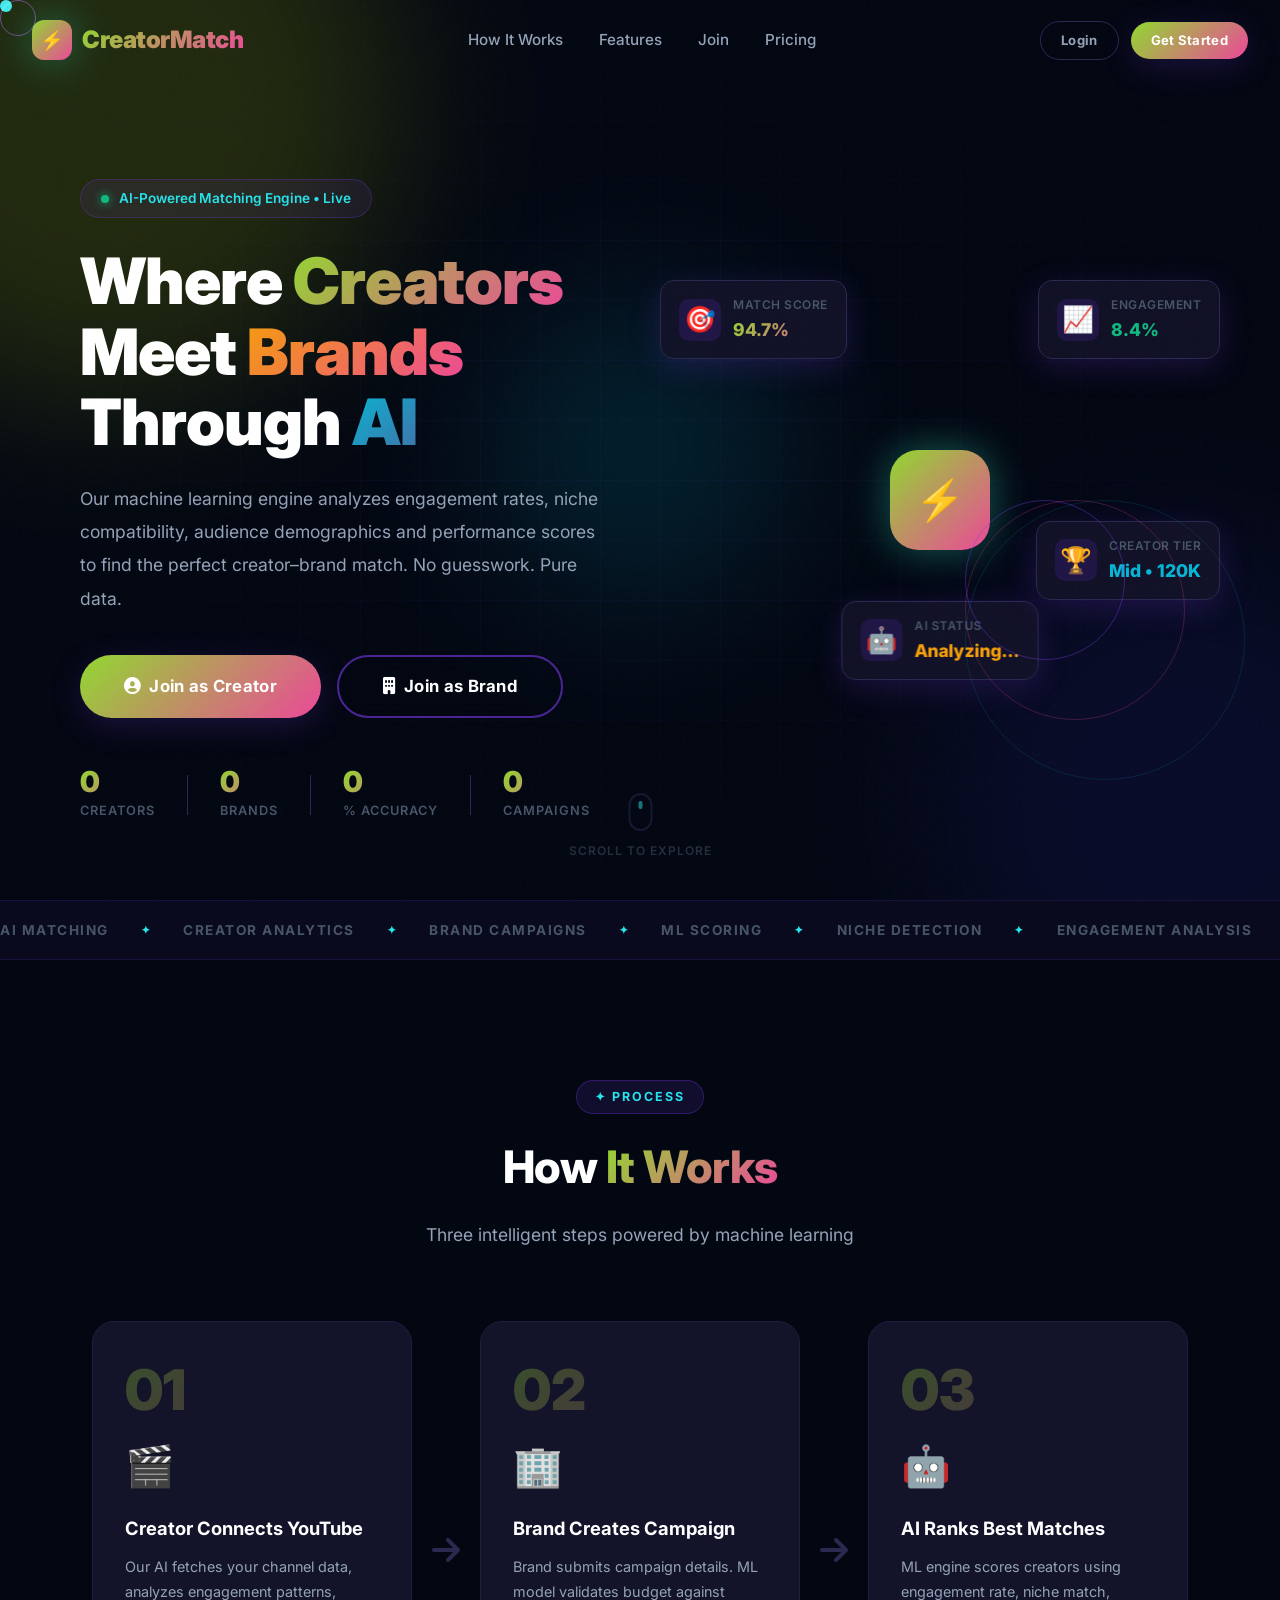
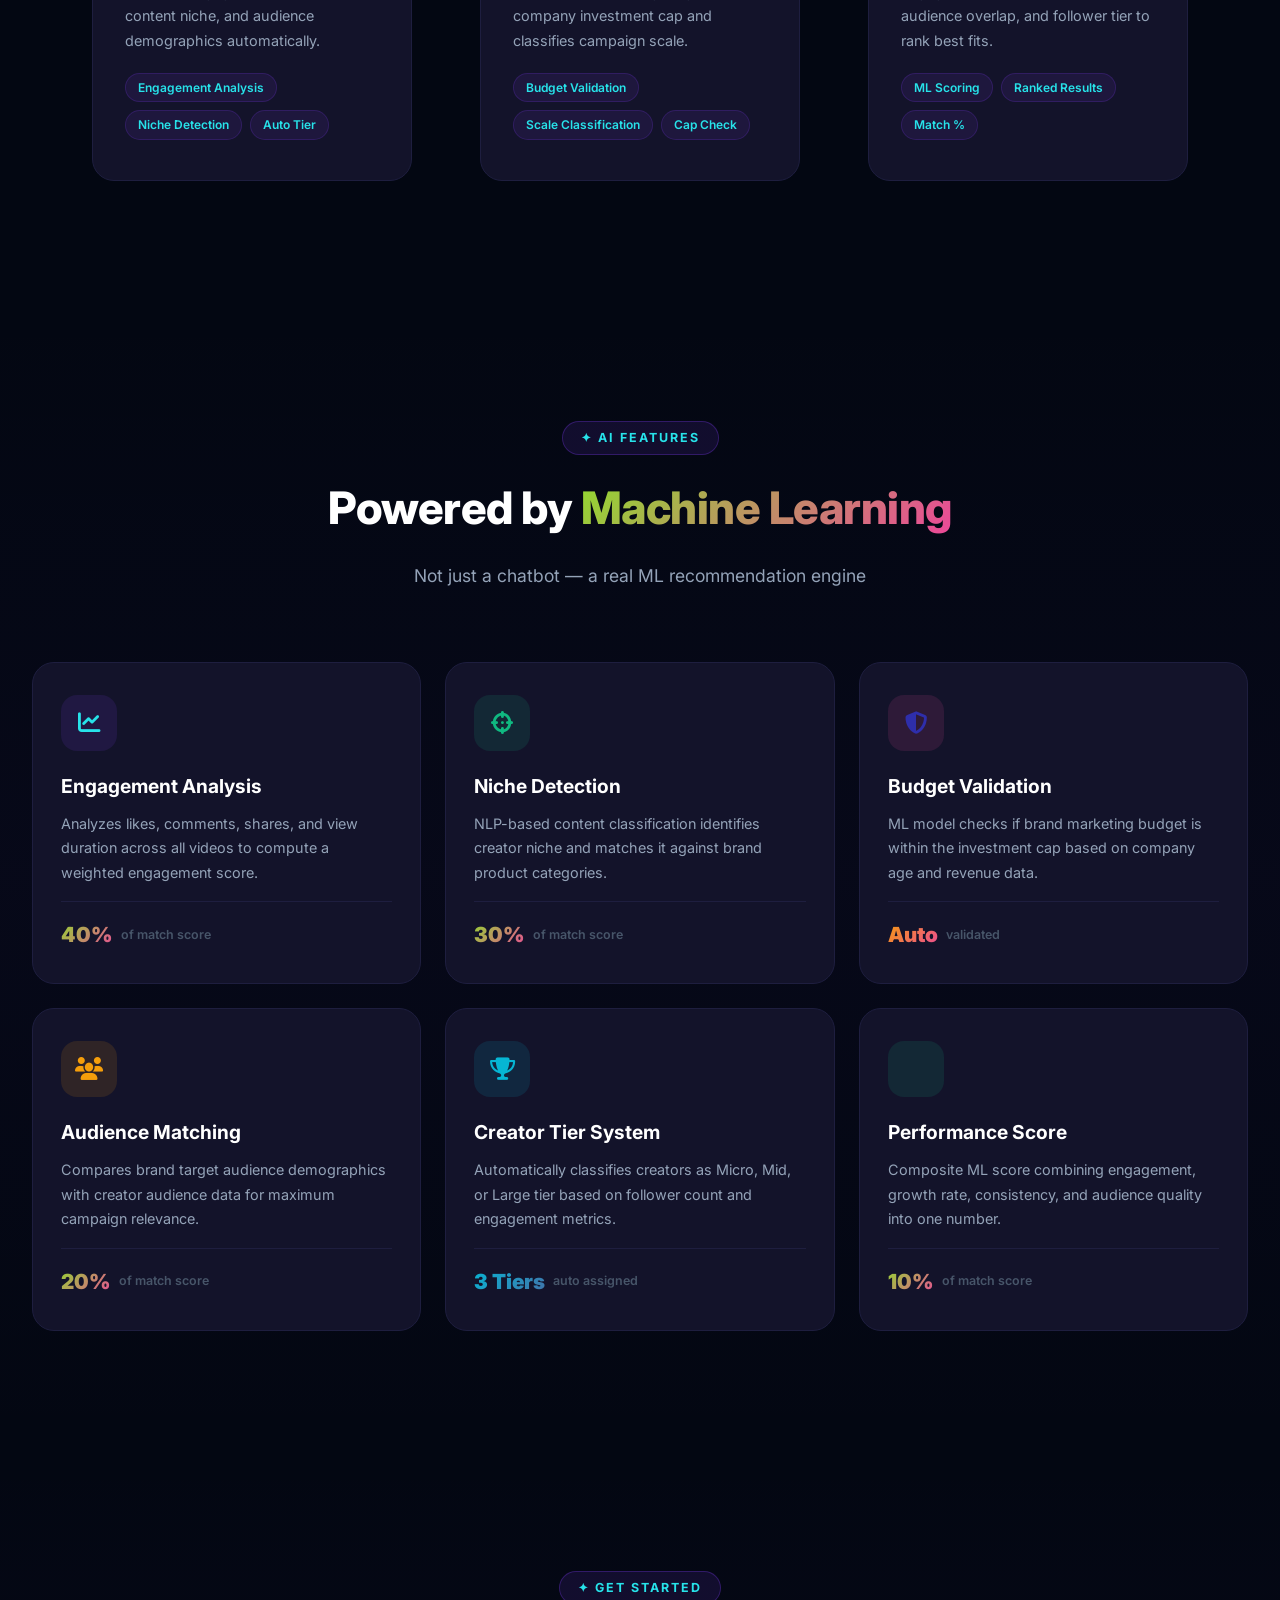
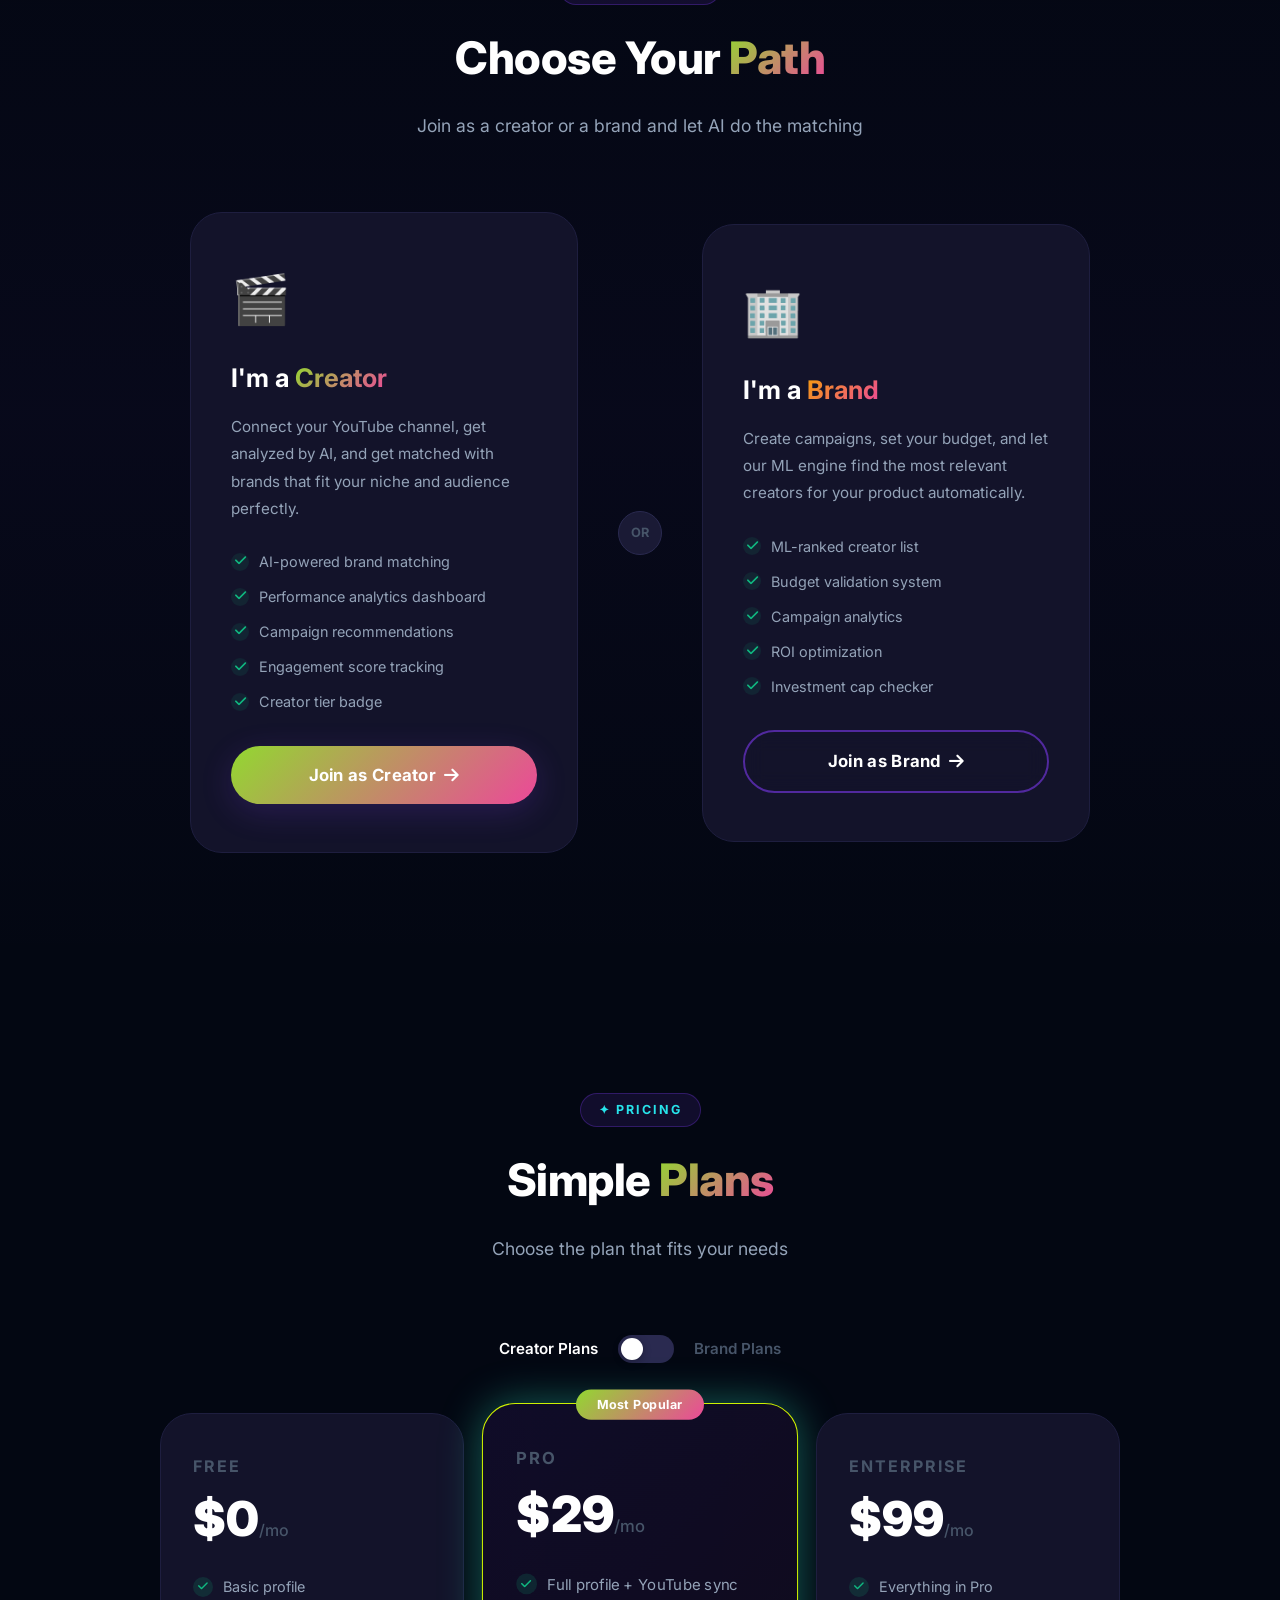
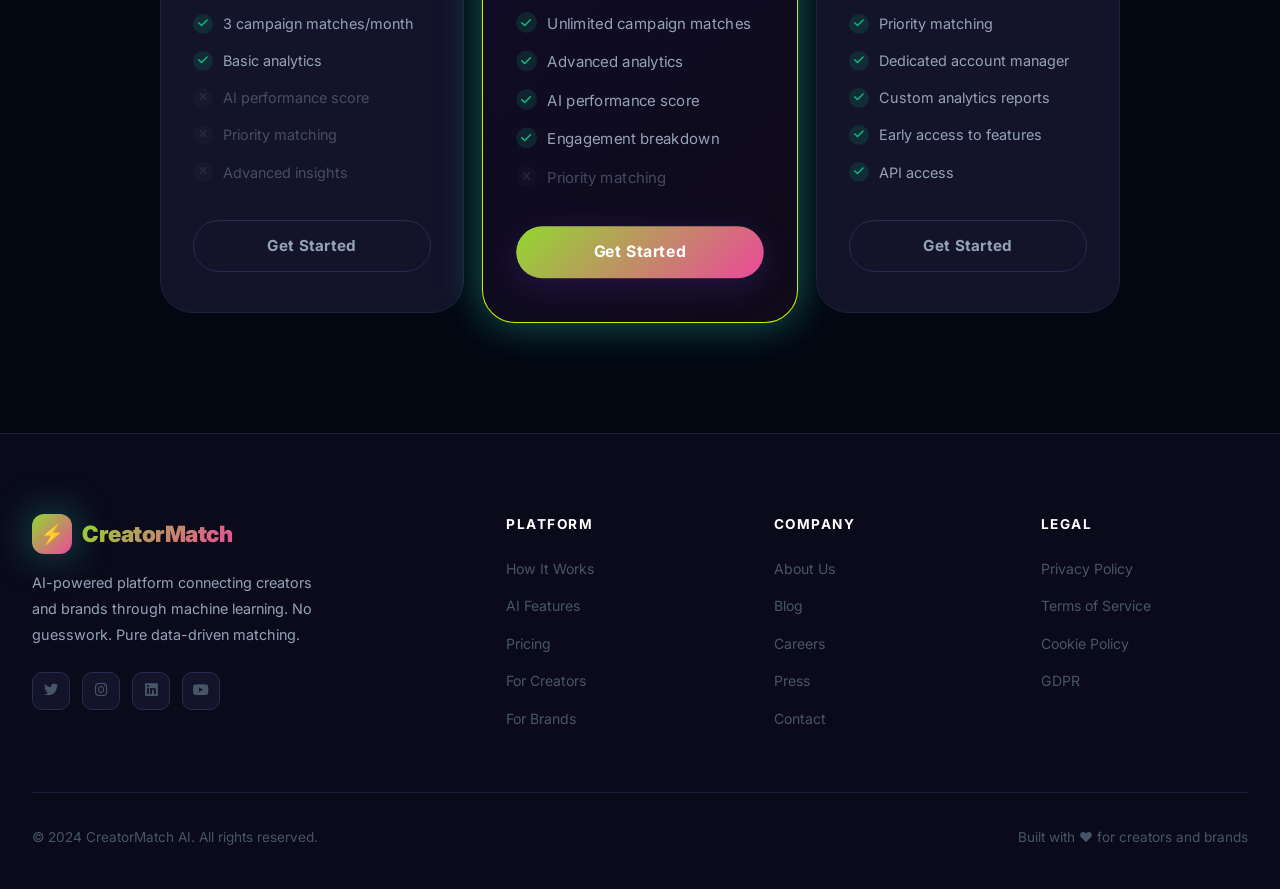
<file: index.html>
<!DOCTYPE html>
<html lang="en">
<head>
    <meta charset="UTF-8">
    <meta name="viewport" content="width=device-width, initial-scale=1.0">
    <title>CreatorMatch AI - Connect Creators & Brands</title>
    <link rel="stylesheet" href="style.css">
    <link href="https://fonts.googleapis.com/css2?family=Inter:wght@300;400;500;600;700;800;900&display=swap" rel="stylesheet">
    <link rel="stylesheet" href="https://cdnjs.cloudflare.com/ajax/libs/font-awesome/6.4.0/css/all.min.css">
</head>
<body>

<!-- CURSOR -->
<div class="cursor" id="cursor"></div>
<div class="cursor-follower" id="cursorFollower"></div>

<!-- TOAST -->
<div class="toast-container" id="toastContainer"></div>

<!-- NAVBAR -->
<nav class="navbar" id="navbar">
    <div class="nav-container">
        <a href="index.html" class="nav-logo">
            <div class="logo-icon">⚡</div>
            <span class="gradient-text">CreatorMatch</span>
        </a>
        <ul class="nav-links" id="navLinks">
            <li><a href="#how-it-works">How It Works</a></li>
            <li><a href="#features">Features</a></li>
            <li><a href="#join">Join</a></li>
            <li><a href="#pricing">Pricing</a></li>
        </ul>
        <div class="nav-actions">
            <a href="login.html" class="btn btn-outline btn-sm">Login</a>
            <a href="#join" class="btn btn-primary btn-sm">Get Started</a>
        </div>
        <div class="hamburger" id="hamburger">
            <span></span><span></span><span></span>
        </div>
    </div>
</nav>

<!-- MOBILE MENU -->
<div class="mobile-menu" id="mobileMenu">
    <div class="mobile-menu-close" id="mobileClose">
        <i class="fas fa-times"></i>
    </div>
    <ul>
        <li><a href="#how-it-works" onclick="closeMobileMenu()">How It Works</a></li>
        <li><a href="#features" onclick="closeMobileMenu()">Features</a></li>
        <li><a href="#join" onclick="closeMobileMenu()">Join</a></li>
        <li><a href="#pricing" onclick="closeMobileMenu()">Pricing</a></li>
        <li><a href="login.html">Login</a></li>
        <li><a href="creator-signup.html" class="btn btn-primary">Join as Creator</a></li>
        <li><a href="brand-signup.html" class="btn btn-secondary">Join as Brand</a></li>
    </ul>
</div>

<!-- HERO -->
<section class="hero-section" id="home">
    <div class="hero-bg">
        <div class="hero-blob blob-1"></div>
        <div class="hero-blob blob-2"></div>
        <div class="hero-blob blob-3"></div>
        <div class="hero-grid"></div>
    </div>
    <div class="container">
        <div class="hero-content-wrap">
            <div class="hero-left">
                <div class="hero-tag">
                    <span class="pulse-dot"></span>
                    AI-Powered Matching Engine • Live
                </div>
                <h1 class="hero-title">
                    Where <span class="gradient-text">Creators</span><br>
                    Meet <span class="gradient-text-3">Brands</span><br>
                    Through <span class="gradient-text-2">AI</span>
                </h1>
                <p class="hero-desc">
                    Our machine learning engine analyzes engagement rates, niche
                    compatibility, audience demographics and performance scores
                    to find the perfect creator–brand match. No guesswork. Pure data.
                </p>
                <div class="hero-actions">
                    <a href="creator-signup.html" class="btn btn-primary btn-lg">
                        <i class="fas fa-user-circle"></i> Join as Creator
                    </a>
                    <a href="brand-signup.html" class="btn btn-secondary btn-lg">
                        <i class="fas fa-building"></i> Join as Brand
                    </a>
                </div>
                <div class="hero-stats">
                    <div class="hero-stat">
                        <span class="stat-num" data-count="10000">0</span>
                        <span class="stat-label">Creators</span>
                    </div>
                    <div class="hero-stat-divider"></div>
                    <div class="hero-stat">
                        <span class="stat-num" data-count="500">0</span>
                        <span class="stat-label">Brands</span>
                    </div>
                    <div class="hero-stat-divider"></div>
                    <div class="hero-stat">
                        <span class="stat-num" data-count="98">0</span>
                        <span class="stat-label">% Accuracy</span>
                    </div>
                    <div class="hero-stat-divider"></div>
                    <div class="hero-stat">
                        <span class="stat-num" data-count="2400">0</span>
                        <span class="stat-label">Campaigns</span>
                    </div>
                </div>
            </div>
            <div class="hero-visual">
                <div class="hero-main-visual">
                    <div class="visual-center">
                        <div class="visual-icon">⚡</div>
                        <div class="visual-rings">
                            <div class="ring ring-1"></div>
                            <div class="ring ring-2"></div>
                            <div class="ring ring-3"></div>
                        </div>
                    </div>
                </div>
                <div class="hero-card-float card-1">
                    <div class="float-card-icon">🎯</div>
                    <div>
                        <div class="float-card-title">Match Score</div>
                        <div class="float-card-value gradient-text">94.7%</div>
                    </div>
                </div>
                <div class="hero-card-float card-2">
                    <div class="float-card-icon">📈</div>
                    <div>
                        <div class="float-card-title">Engagement</div>
                        <div class="float-card-value" style="color:var(--success)">8.4%</div>
                    </div>
                </div>
                <div class="hero-card-float card-3">
                    <div class="float-card-icon">🤖</div>
                    <div>
                        <div class="float-card-title">AI Status</div>
                        <div class="float-card-value" style="color:var(--warning)">Analyzing...</div>
                    </div>
                </div>
                <div class="hero-card-float card-4">
                    <div class="float-card-icon">🏆</div>
                    <div>
                        <div class="float-card-title">Creator Tier</div>
                        <div class="float-card-value" style="color:var(--accent)">Mid • 120K</div>
                    </div>
                </div>
            </div>
        </div>
    </div>
    <div class="scroll-indicator">
        <div class="scroll-mouse">
            <div class="scroll-wheel"></div>
        </div>
        <span>Scroll to explore</span>
    </div>
</section>

<!-- MARQUEE -->
<div class="marquee-strip">
    <div class="marquee-track">
        <span>AI Matching</span><span class="marquee-dot">✦</span>
        <span>Creator Analytics</span><span class="marquee-dot">✦</span>
        <span>Brand Campaigns</span><span class="marquee-dot">✦</span>
        <span>ML Scoring</span><span class="marquee-dot">✦</span>
        <span>Niche Detection</span><span class="marquee-dot">✦</span>
        <span>Engagement Analysis</span><span class="marquee-dot">✦</span>
        <span>Budget Validation</span><span class="marquee-dot">✦</span>
        <span>ROI Optimization</span><span class="marquee-dot">✦</span>
        <span>AI Matching</span><span class="marquee-dot">✦</span>
        <span>Creator Analytics</span><span class="marquee-dot">✦</span>
        <span>Brand Campaigns</span><span class="marquee-dot">✦</span>
        <span>ML Scoring</span><span class="marquee-dot">✦</span>
        <span>Niche Detection</span><span class="marquee-dot">✦</span>
        <span>Engagement Analysis</span><span class="marquee-dot">✦</span>
        <span>Budget Validation</span><span class="marquee-dot">✦</span>
        <span>ROI Optimization</span><span class="marquee-dot">✦</span>
    </div>
</div>

<!-- HOW IT WORKS -->
<section class="section" id="how-it-works">
    <div class="container">
        <div class="section-header">
            <div class="section-tag">✦ Process</div>
            <h2>How <span class="gradient-text">It Works</span></h2>
            <p>Three intelligent steps powered by machine learning</p>
        </div>
        <div class="steps-grid">
            <div class="step-card">
                <div class="step-num">01</div>
                <div class="step-icon-big">🎬</div>
                <h4>Creator Connects YouTube</h4>
                <p>Our AI fetches your channel data, analyzes engagement patterns, content niche, and audience demographics automatically.</p>
                <div class="step-tags">
                    <span class="mini-tag">Engagement Analysis</span>
                    <span class="mini-tag">Niche Detection</span>
                    <span class="mini-tag">Auto Tier</span>
                </div>
            </div>
            <div class="step-arrow"><i class="fas fa-arrow-right"></i></div>
            <div class="step-card">
                <div class="step-num">02</div>
                <div class="step-icon-big">🏢</div>
                <h4>Brand Creates Campaign</h4>
                <p>Brand submits campaign details. ML model validates budget against company investment cap and classifies campaign scale.</p>
                <div class="step-tags">
                    <span class="mini-tag">Budget Validation</span>
                    <span class="mini-tag">Scale Classification</span>
                    <span class="mini-tag">Cap Check</span>
                </div>
            </div>
            <div class="step-arrow"><i class="fas fa-arrow-right"></i></div>
            <div class="step-card">
                <div class="step-num">03</div>
                <div class="step-icon-big">🤖</div>
                <h4>AI Ranks Best Matches</h4>
                <p>ML engine scores creators using engagement rate, niche match, audience overlap, and follower tier to rank best fits.</p>
                <div class="step-tags">
                    <span class="mini-tag">ML Scoring</span>
                    <span class="mini-tag">Ranked Results</span>
                    <span class="mini-tag">Match %</span>
                </div>
            </div>
        </div>
    </div>
</section>

<!-- FEATURES -->
<section class="section features-section" id="features">
    <div class="container">
        <div class="section-header">
            <div class="section-tag">✦ AI Features</div>
            <h2>Powered by <span class="gradient-text">Machine Learning</span></h2>
            <p>Not just a chatbot — a real ML recommendation engine</p>
        </div>
        <div class="features-grid">
            <div class="feature-card">
                <div class="feature-icon" style="background:rgba(124,58,237,0.12);color:var(--primary-light)">
                    <i class="fas fa-chart-line"></i>
                </div>
                <h4>Engagement Analysis</h4>
                <p>Analyzes likes, comments, shares, and view duration across all videos to compute a weighted engagement score.</p>
                <div class="feature-stat">
                    <span class="feature-stat-num gradient-text">40%</span>
                    <span class="feature-stat-label">of match score</span>
                </div>
            </div>
            <div class="feature-card">
                <div class="feature-icon" style="background:rgba(16,185,129,0.12);color:var(--success)">
                    <i class="fas fa-crosshairs"></i>
                </div>
                <h4>Niche Detection</h4>
                <p>NLP-based content classification identifies creator niche and matches it against brand product categories.</p>
                <div class="feature-stat">
                    <span class="feature-stat-num gradient-text">30%</span>
                    <span class="feature-stat-label">of match score</span>
                </div>
            </div>
            <div class="feature-card">
                <div class="feature-icon" style="background:rgba(236,72,153,0.12);color:var(--secondary)">
                    <i class="fas fa-shield-alt"></i>
                </div>
                <h4>Budget Validation</h4>
                <p>ML model checks if brand marketing budget is within the investment cap based on company age and revenue data.</p>
                <div class="feature-stat">
                    <span class="feature-stat-num gradient-text-3">Auto</span>
                    <span class="feature-stat-label">validated</span>
                </div>
            </div>
            <div class="feature-card">
                <div class="feature-icon" style="background:rgba(245,158,11,0.12);color:var(--warning)">
                    <i class="fas fa-users"></i>
                </div>
                <h4>Audience Matching</h4>
                <p>Compares brand target audience demographics with creator audience data for maximum campaign relevance.</p>
                <div class="feature-stat">
                    <span class="feature-stat-num gradient-text">20%</span>
                    <span class="feature-stat-label">of match score</span>
                </div>
            </div>
            <div class="feature-card">
                <div class="feature-icon" style="background:rgba(6,182,212,0.12);color:var(--accent)">
                    <i class="fas fa-trophy"></i>
                </div>
                <h4>Creator Tier System</h4>
                <p>Automatically classifies creators as Micro, Mid, or Large tier based on follower count and engagement metrics.</p>
                <div class="feature-stat">
                    <span class="feature-stat-num gradient-text-2">3 Tiers</span>
                    <span class="feature-stat-label">auto assigned</span>
                </div>
            </div>
            <div class="feature-card">
                <div class="feature-icon" style="background:rgba(16,185,129,0.12);color:var(--success)"></div>
                <!-- Continuing index.html features section -->
                <h4>Performance Score</h4>
                <p>Composite ML score combining engagement, growth rate, consistency, and audience quality into one number.</p>
                <div class="feature-stat">
                    <span class="feature-stat-num gradient-text">10%</span>
                    <span class="feature-stat-label">of match score</span>
                </div>
            </div>
        </div>
    </div>
</section>

<!-- JOIN SECTION -->
<section class="section join-section" id="join">
    <div class="container">
        <div class="section-header">
            <div class="section-tag">✦ Get Started</div>
            <h2>Choose Your <span class="gradient-text">Path</span></h2>
            <p>Join as a creator or a brand and let AI do the matching</p>
        </div>
        <div class="join-grid">
            <div class="join-card creator-join">
                <span class="join-icon">🎬</span>
                <h3>I'm a <span class="gradient-text">Creator</span></h3>
                <p>Connect your YouTube channel, get analyzed by AI, and get matched with brands that fit your niche and audience perfectly.</p>
                <ul class="join-perks">
                    <li><i class="fas fa-check"></i> AI-powered brand matching</li>
                    <li><i class="fas fa-check"></i> Performance analytics dashboard</li>
                    <li><i class="fas fa-check"></i> Campaign recommendations</li>
                    <li><i class="fas fa-check"></i> Engagement score tracking</li>
                    <li><i class="fas fa-check"></i> Creator tier badge</li>
                </ul>
                <a href="creator-signup.html" class="btn btn-primary btn-full btn-lg">
                    Join as Creator <i class="fas fa-arrow-right"></i>
                </a>
            </div>
            <div class="join-divider">
                <span>OR</span>
            </div>
            <div class="join-card brand-join">
                <span class="join-icon">🏢</span>
                <h3>I'm a <span class="gradient-text-3">Brand</span></h3>
                <p>Create campaigns, set your budget, and let our ML engine find the most relevant creators for your product automatically.</p>
                <ul class="join-perks">
                    <li><i class="fas fa-check"></i> ML-ranked creator list</li>
                    <li><i class="fas fa-check"></i> Budget validation system</li>
                    <li><i class="fas fa-check"></i> Campaign analytics</li>
                    <li><i class="fas fa-check"></i> ROI optimization</li>
                    <li><i class="fas fa-check"></i> Investment cap checker</li>
                </ul>
                <a href="brand-signup.html" class="btn btn-secondary btn-full btn-lg">
                    Join as Brand <i class="fas fa-arrow-right"></i>
                </a>
            </div>
        </div>
    </div>
</section>

<!-- PRICING -->
<section class="section" id="pricing">
    <div class="container">
        <div class="section-header">
            <div class="section-tag">✦ Pricing</div>
            <h2>Simple <span class="gradient-text">Plans</span></h2>
            <p>Choose the plan that fits your needs</p>
        </div>
        <div class="pricing-toggle">
            <span class="toggle-label active" id="creatorToggle">Creator Plans</span>
            <div class="toggle-switch" id="toggleSwitch" onclick="togglePricing()">
                <div class="toggle-thumb" id="toggleThumb"></div>
            </div>
            <span class="toggle-label" id="brandToggle">Brand Plans</span>
        </div>

        <!-- CREATOR PLANS -->
        <div class="pricing-grid pricing-plans" id="creatorPlans">
            <div class="pricing-card">
                <div class="plan-name">Free</div>
                <div class="plan-price">$0<span>/mo</span></div>
                <ul class="plan-features">
                    <li><i class="fas fa-check"></i> Basic profile</li>
                    <li><i class="fas fa-check"></i> 3 campaign matches/month</li>
                    <li><i class="fas fa-check"></i> Basic analytics</li>
                    <li class="disabled"><i class="fas fa-times"></i> AI performance score</li>
                    <li class="disabled"><i class="fas fa-times"></i> Priority matching</li>
                    <li class="disabled"><i class="fas fa-times"></i> Advanced insights</li>
                </ul>
                <a href="creator-signup.html" class="btn btn-outline btn-full">Get Started</a>
            </div>
            <div class="pricing-card featured">
                <div class="plan-badge">Most Popular</div>
                <div class="plan-name">Pro</div>
                <div class="plan-price">$29<span>/mo</span></div>
                <ul class="plan-features">
                    <li><i class="fas fa-check"></i> Full profile + YouTube sync</li>
                    <li><i class="fas fa-check"></i> Unlimited campaign matches</li>
                    <li><i class="fas fa-check"></i> Advanced analytics</li>
                    <li><i class="fas fa-check"></i> AI performance score</li>
                    <li><i class="fas fa-check"></i> Engagement breakdown</li>
                    <li class="disabled"><i class="fas fa-times"></i> Priority matching</li>
                </ul>
                <a href="creator-signup.html" class="btn btn-primary btn-full">Get Started</a>
            </div>
            <div class="pricing-card">
                <div class="plan-name">Enterprise</div>
                <div class="plan-price">$99<span>/mo</span></div>
                <ul class="plan-features">
                    <li><i class="fas fa-check"></i> Everything in Pro</li>
                    <li><i class="fas fa-check"></i> Priority matching</li>
                    <li><i class="fas fa-check"></i> Dedicated account manager</li>
                    <li><i class="fas fa-check"></i> Custom analytics reports</li>
                    <li><i class="fas fa-check"></i> Early access to features</li>
                    <li><i class="fas fa-check"></i> API access</li>
                </ul>
                <a href="creator-signup.html" class="btn btn-outline btn-full">Get Started</a>
            </div>
        </div>

        <!-- BRAND PLANS -->
        <div class="pricing-grid pricing-plans hidden" id="brandPlans">
            <div class="pricing-card">
                <div class="plan-name">Starter</div>
                <div class="plan-price">$49<span>/mo</span></div>
                <ul class="plan-features">
                    <li><i class="fas fa-check"></i> 1 active campaign</li>
                    <li><i class="fas fa-check"></i> Top 10 creator matches</li>
                    <li><i class="fas fa-check"></i> Basic budget validation</li>
                    <li class="disabled"><i class="fas fa-times"></i> Advanced ML scoring</li>
                    <li class="disabled"><i class="fas fa-times"></i> Campaign analytics</li>
                    <li class="disabled"><i class="fas fa-times"></i> Priority support</li>
                </ul>
                <a href="brand-signup.html" class="btn btn-outline btn-full">Get Started</a>
            </div>
            <div class="pricing-card featured">
                <div class="plan-badge">Most Popular</div>
                <div class="plan-name">Growth</div>
                <div class="plan-price">$149<span>/mo</span></div>
                <ul class="plan-features">
                    <li><i class="fas fa-check"></i> 5 active campaigns</li>
                    <li><i class="fas fa-check"></i> Full ML-ranked creator list</li>
                    <li><i class="fas fa-check"></i> Advanced budget validation</li>
                    <li><i class="fas fa-check"></i> Campaign analytics</li>
                    <li><i class="fas fa-check"></i> Score breakdown view</li>
                    <li class="disabled"><i class="fas fa-times"></i> Priority support</li>
                </ul>
                <a href="brand-signup.html" class="btn btn-primary btn-full">Get Started</a>
            </div>
            <div class="pricing-card">
                <div class="plan-name">Enterprise</div>
                <div class="plan-price">$499<span>/mo</span></div>
                <ul class="plan-features">
                    <li><i class="fas fa-check"></i> Unlimited campaigns</li>
                    <li><i class="fas fa-check"></i> Full ML engine access</li>
                    <li><i class="fas fa-check"></i> Custom investment cap rules</li>
                    <li><i class="fas fa-check"></i> White-label reports</li>
                    <li><i class="fas fa-check"></i> Priority support 24/7</li>
                    <li><i class="fas fa-check"></i> API access + webhooks</li>
                </ul>
                <a href="brand-signup.html" class="btn btn-outline btn-full">Get Started</a>
            </div>
        </div>
    </div>
</section>

<!-- FOOTER -->
<footer class="footer">
    <div class="container">
        <div class="footer-grid">
            <div class="footer-brand">
                <div class="nav-logo" style="margin-bottom:16px">
                    <div class="logo-icon">⚡</div>
                    <span class="gradient-text" style="font-size:1.4rem;font-weight:900">CreatorMatch</span>
                </div>
                <p>AI-powered platform connecting creators and brands through machine learning. No guesswork. Pure data-driven matching.</p>
                <div class="footer-socials">
                    <div class="social-btn"><i class="fab fa-twitter"></i></div>
                    <div class="social-btn"><i class="fab fa-instagram"></i></div>
                    <div class="social-btn"><i class="fab fa-linkedin"></i></div>
                    <div class="social-btn"><i class="fab fa-youtube"></i></div>
                </div>
            </div>
            <div class="footer-col">
                <h5>Platform</h5>
                <ul>
                    <li><a href="#how-it-works">How It Works</a></li>
                    <li><a href="#features">AI Features</a></li>
                    <li><a href="#pricing">Pricing</a></li>
                    <li><a href="creator-signup.html">For Creators</a></li>
                    <li><a href="brand-signup.html">For Brands</a></li>
                </ul>
            </div>
            <div class="footer-col">
                <h5>Company</h5>
                <ul>
                    <li><a href="#">About Us</a></li>
                    <li><a href="#">Blog</a></li>
                    <li><a href="#">Careers</a></li>
                    <li><a href="#">Press</a></li>
                    <li><a href="#">Contact</a></li>
                </ul>
            </div>
            <div class="footer-col">
                <h5>Legal</h5>
                <ul>
                    <li><a href="#">Privacy Policy</a></li>
                    <li><a href="#">Terms of Service</a></li>
                    <li><a href="#">Cookie Policy</a></li>
                    <li><a href="#">GDPR</a></li>
                </ul>
            </div>
        </div>
        <div class="footer-bottom">
            <p>© 2024 CreatorMatch AI. All rights reserved.</p>
            <p>Built with ❤️ for creators and brands</p>
        </div>
    </div>
</footer>

<script src="main.js"></script>
</body>
</html>
</file>
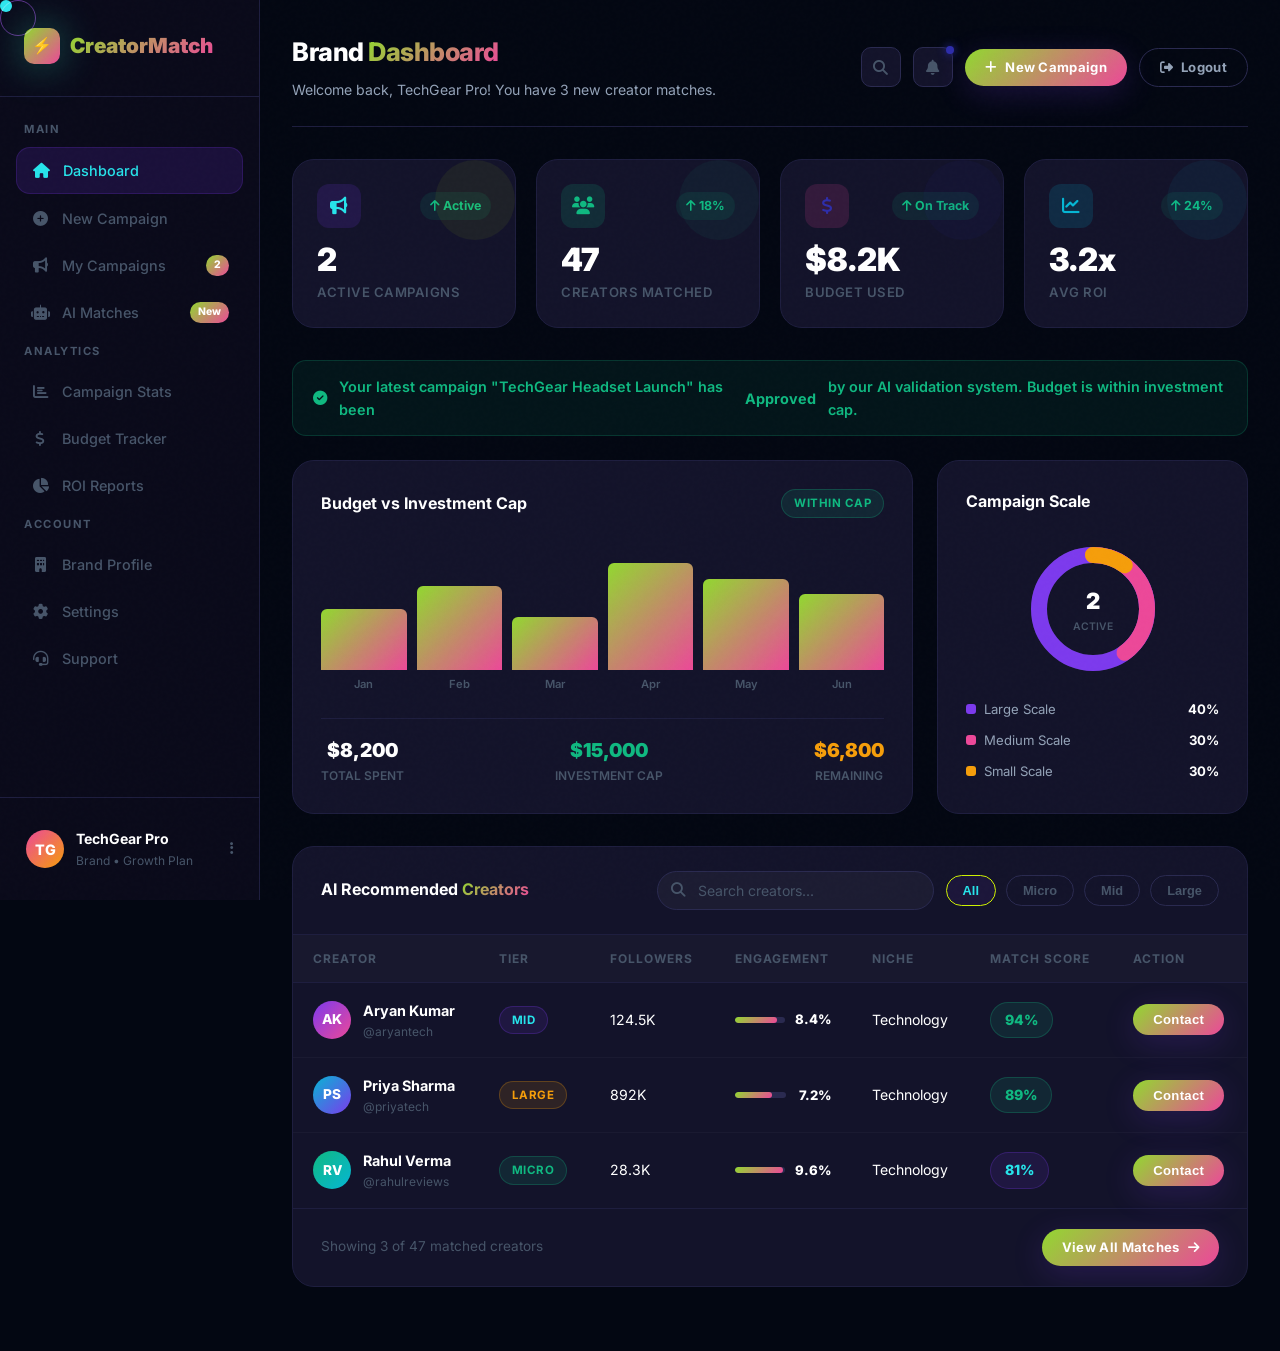
<file: brand-dashboard.html>
<!DOCTYPE html>
<html lang="en">
<head>
    <meta charset="UTF-8">
    <meta name="viewport" content="width=device-width, initial-scale=1.0">
    <title>Brand Dashboard - CreatorMatch AI</title>
    <link rel="stylesheet" href="style.css">
    <link href="https://fonts.googleapis.com/css2?family=Inter:wght@300;400;500;600;700;800;900&display=swap" rel="stylesheet">
    <link rel="stylesheet" href="https://cdnjs.cloudflare.com/ajax/libs/font-awesome/6.4.0/css/all.min.css">
</head>
<body>

<div class="cursor" id="cursor"></div>
<div class="cursor-follower" id="cursorFollower"></div>
<div class="toast-container" id="toastContainer"></div>

<div class="loading-overlay" id="loadingOverlay">
    <div class="loading-spinner"></div>
    <div class="loading-text">AI is finding your best creators...</div>
    <div class="loading-sub">Running ML recommendation engine</div>
</div>

<div class="dashboard-layout">

    <!-- SIDEBAR -->
    <aside class="sidebar" id="sidebar">
        <div class="sidebar-logo">
            <div class="logo-icon">⚡</div>
            <span class="gradient-text">CreatorMatch</span>
        </div>

        <div class="sidebar-section">
            <div class="sidebar-section-label">Main</div>
            <a href="brand-dashboard.html" class="sidebar-link active">
                <i class="fas fa-home"></i> Dashboard
            </a>
            <a href="campaign-create.html" class="sidebar-link">
                <i class="fas fa-plus-circle"></i> New Campaign
            </a>
            <a href="#" class="sidebar-link">
                <i class="fas fa-bullhorn"></i> My Campaigns
                <span class="sidebar-badge">2</span>
            </a>
            <a href="recommendations.html" class="sidebar-link">
                <i class="fas fa-robot"></i> AI Matches
                <span class="sidebar-badge">New</span>
            </a>
        </div>

        <div class="sidebar-section">
            <div class="sidebar-section-label">Analytics</div>
            <a href="#" class="sidebar-link">
                <i class="fas fa-chart-bar"></i> Campaign Stats
            </a>
            <a href="#" class="sidebar-link">
                <i class="fas fa-dollar-sign"></i> Budget Tracker
            </a>
            <a href="#" class="sidebar-link">
                <i class="fas fa-chart-pie"></i> ROI Reports
            </a>
        </div>

        <div class="sidebar-section">
            <div class="sidebar-section-label">Account</div>
            <a href="#" class="sidebar-link">
                <i class="fas fa-building"></i> Brand Profile
            </a>
            <a href="#" class="sidebar-link">
                <i class="fas fa-cog"></i> Settings
            </a>
            <a href="#" class="sidebar-link">
                <i class="fas fa-headset"></i> Support
            </a>
        </div>

        <div class="sidebar-bottom">
            <div class="sidebar-user">
                <div class="user-avatar"
                    style="background:linear-gradient(135deg,#ec4899,#f59e0b)">
                    TG
                </div>
                <div class="user-info">
                    <div class="user-name">TechGear Pro</div>
                    <div class="user-role">Brand • Growth Plan</div>
                </div>
                <i class="fas fa-ellipsis-v"
                    style="color:var(--text-muted);font-size:0.85rem"></i>
            </div>
        </div>
    </aside>

    <!-- MAIN CONTENT -->
    <main class="main-content">

        <!-- TOP BAR -->
        <div class="dash-topbar">
            <div class="dash-topbar-left">
                <h2>Brand <span class="gradient-text">Dashboard</span></h2>
                <p>Welcome back, TechGear Pro! You have 3 new creator matches.</p>
            </div>
            <div class="dash-topbar-right">
                <div class="topbar-icon-btn">
                    <i class="fas fa-search"></i>
                </div>
                <div class="topbar-icon-btn" style="position:relative">
                    <i class="fas fa-bell"></i>
                    <div class="notif-dot"></div>
                </div>
                <a href="campaign-create.html" class="btn btn-primary btn-sm">
                    <i class="fas fa-plus"></i> New Campaign
                </a>
                <a href="index.html" class="btn btn-outline btn-sm">
                    <i class="fas fa-sign-out-alt"></i> Logout
                </a>
            </div>
        </div>

        <!-- STATS GRID -->
        <div class="stats-grid">
            <div class="stat-card stat-card-1">
                <div class="stat-card-header">
                    <div class="stat-card-icon"
                        style="background:rgba(124,58,237,0.15);
                        color:var(--primary-light)">
                        <i class="fas fa-bullhorn"></i>
                    </div>
                    <div class="stat-card-badge up">
                        <i class="fas fa-arrow-up"></i> Active
                    </div>
                </div>
                <div class="stat-card-value">2</div>
                <div class="stat-card-label">Active Campaigns</div>
            </div>

            <div class="stat-card stat-card-2">
                <div class="stat-card-header">
                    <div class="stat-card-icon"
                        style="background:rgba(16,185,129,0.15);
                        color:var(--success)">
                        <i class="fas fa-users"></i>
                    </div>
                    <div class="stat-card-badge up">
                        <i class="fas fa-arrow-up"></i> 18%
                    </div>
                </div>
                <div class="stat-card-value">47</div>
                <div class="stat-card-label">Creators Matched</div>
            </div>

            <div class="stat-card stat-card-3">
                <div class="stat-card-header">
                    <div class="stat-card-icon"
                        style="background:rgba(236,72,153,0.15);
                        color:var(--secondary)">
                        <i class="fas fa-dollar-sign"></i>
                    </div>
                    <div class="stat-card-badge up">
                        <i class="fas fa-arrow-up"></i> On Track
                    </div>
                </div>
                <div class="stat-card-value">$8.2K</div>
                <div class="stat-card-label">Budget Used</div>
            </div>

            <div class="stat-card stat-card-4">
                <div class="stat-card-header">
                    <div class="stat-card-icon"
                        style="background:rgba(6,182,212,0.15);
                        color:var(--accent)">
                        <i class="fas fa-chart-line"></i>
                    </div>
                    <div class="stat-card-badge up">
                        <i class="fas fa-arrow-up"></i> 24%
                    </div>
                </div>
                <div class="stat-card-value">3.2x</div>
                <div class="stat-card-label">Avg ROI</div>
            </div>
        </div>

        <!-- CAMPAIGN STATUS BANNER -->
        <div class="status-banner approved">
            <i class="fas fa-check-circle"></i>
            Your latest campaign "TechGear Headset Launch" has been
            <strong>Approved</strong> by our AI validation system.
            Budget is within investment cap.
        </div>

        <!-- CHARTS ROW -->
        <div class="charts-grid" style="margin-bottom:32px">

            <!-- BUDGET CHART -->
            <div class="chart-card">
                <div class="chart-card-header">
                    <h4>Budget vs Investment Cap</h4>
                    <span class="badge badge-success">Within Cap</span>
                </div>
                <div class="bar-chart">
                    <div class="bar-wrap">
                        <div class="bar"
                            style="height:40%;background:var(--gradient)">
                            <div class="bar-tooltip">$2K used</div>
                        </div>
                        <span class="bar-label">Jan</span>
                    </div>
                    <div class="bar-wrap">
                        <div class="bar"
                            style="height:55%;background:var(--gradient)">
                            <div class="bar-tooltip">$3.2K used</div>
                        </div>
                        <span class="bar-label">Feb</span>
                    </div>
                    <div class="bar-wrap">
                        <div class="bar"
                            style="height:35%;background:var(--gradient)">
                            <div class="bar-tooltip">$1.8K used</div>
                        </div>
                        <span class="bar-label">Mar</span>
                    </div>
                    <div class="bar-wrap">
                        <div class="bar"
                            style="height:70%;background:var(--gradient)">
                            <div class="bar-tooltip">$4.1K used</div>
                        </div>
                        <span class="bar-label">Apr</span>
                    </div>
                    <div class="bar-wrap">
                        <div class="bar"
                            style="height:60%;background:var(--gradient)">
                            <div class="bar-tooltip">$3.5K used</div>
                        </div>
                        <span class="bar-label">May</span>
                    </div>
                    <div class="bar-wrap">
                        <div class="bar"
                            style="height:50%;background:var(--gradient)">
                            <div class="bar-tooltip">$2.9K used</div>
                        </div>
                        <span class="bar-label">Jun</span>
                    </div>
                </div>
                <div style="display:flex;justify-content:space-between;
                    margin-top:16px;padding-top:16px;
                    border-top:1px solid var(--border)">
                    <div style="text-align:center">
                        <div style="font-size:1.2rem;font-weight:900;
                            color:white">$8,200</div>
                        <div style="font-size:0.75rem;color:var(--text-muted);
                            font-weight:600;text-transform:uppercase">
                            Total Spent
                        </div>
                    </div>
                    <div style="text-align:center">
                        <div style="font-size:1.2rem;font-weight:900;
                            color:var(--success)">$15,000</div>
                        <div style="font-size:0.75rem;color:var(--text-muted);
                            font-weight:600;text-transform:uppercase">
                            Investment Cap
                        </div>
                    </div>
                    <div style="text-align:center">
                        <div style="font-size:1.2rem;font-weight:900;
                            color:var(--warning)">$6,800</div>
                        <div style="font-size:0.75rem;color:var(--text-muted);
                            font-weight:600;text-transform:uppercase">
                            Remaining
                        </div>
                    </div>
                </div>
            </div>

            <!-- CAMPAIGN SCALE DONUT -->
            <div class="chart-card">
                <div class="chart-card-header">
                    <h4>Campaign Scale</h4>
                </div>
                <div class="donut-wrap">
                    <div class="donut-chart">
                        <svg viewBox="0 0 140 140">
                            <circle cx="70" cy="70" r="54"
                                fill="none"
                                stroke="var(--border-light)"
                                stroke-width="16"/>
                            <circle cx="70" cy="70" r="54"
                                fill="none" stroke="#7c3aed"
                                stroke-width="16"
                                stroke-dasharray="339.3"
                                stroke-dashoffset="0"
                                stroke-linecap="round"/>
                            <circle cx="70" cy="70" r="54"
                                fill="none" stroke="#ec4899"
                                stroke-width="16"
                                stroke-dasharray="339.3"
                                stroke-dashoffset="203.6"
                                stroke-linecap="round"/>
                            <circle cx="70" cy="70" r="54"
                                fill="none" stroke="#f59e0b"
                                stroke-width="16"
                                stroke-dasharray="339.3"
                                stroke-dashoffset="305.4"
                                stroke-linecap="round"/>
                        </svg>
                        <div class="donut-center">
                            <div class="donut-center-num">2</div>
                            <div class="donut-center-label">Active</div>
                        </div>
                    </div>
                    <div class="donut-legend">
                        <div class="donut-legend-item">
                            <div class="donut-legend-left">
                                <div class="donut-legend-dot"
                                    style="background:#7c3aed"></div>
                                Large Scale
                            </div>
                            <span class="donut-legend-val">40%</span>
                        </div>
                        <div class="donut-legend-item">
                            <div class="donut-legend-left">
                                <div class="donut-legend-dot"
                                    style="background:#ec4899"></div>
                                Medium Scale
                            </div>
                            <span class="donut-legend-val">30%</span>
                        </div>
                        <div class="donut-legend-item">
                            <div class="donut-legend-left">
                                <!-- Continuing brand-dashboard.html donut legend -->
                                <div class="donut-legend-dot"
                                    style="background:#f59e0b"></div>
                                Small Scale
                            </div>
                            <span class="donut-legend-val">30%</span>
                        </div>
                    </div>
                </div>
            </div>
        </div>

        <!-- RECOMMENDED CREATORS TABLE -->
        <div class="table-card" style="margin-bottom:32px">
            <div class="table-header">
                <h4>AI Recommended <span class="gradient-text">Creators</span></h4>
                <div style="display:flex;gap:12px;align-items:center">
                    <div class="search-bar">
                        <i class="fas fa-search"></i>
                        <input type="text" placeholder="Search creators..."
                            oninput="searchCreators(this.value)">
                    </div>
                    <div class="table-filters">
                        <button class="filter-btn active"
                            onclick="filterCreators('all',this)">All</button>
                        <button class="filter-btn"
                            onclick="filterCreators('micro',this)">Micro</button>
                        <button class="filter-btn"
                            onclick="filterCreators('mid',this)">Mid</button>
                        <button class="filter-btn"
                            onclick="filterCreators('large',this)">Large</button>
                    </div>
                </div>
            </div>
            <table class="data-table" id="creatorsTable">
                <thead>
                    <tr>
                        <th>Creator</th>
                        <th>Tier</th>
                        <th>Followers</th>
                        <th>Engagement</th>
                        <th>Niche</th>
                        <th>Match Score</th>
                        <th>Action</th>
                    </tr>
                </thead>
                <tbody id="creatorsTableBody">
                    <tr data-tier="mid">
                        <td>
                            <div class="creator-cell">
                                <div class="creator-avatar"
                                    style="background:linear-gradient(135deg,#7c3aed,#ec4899)">
                                    AK
                                </div>
                                <div>
                                    <div class="creator-cell-name">Aryan Kumar</div>
                                    <div class="creator-cell-handle">@aryantech</div>
                                </div>
                            </div>
                        </td>
                        <td><span class="badge badge-mid">Mid</span></td>
                        <td>124.5K</td>
                        <td>
                            <div class="score-bar-wrap">
                                <div class="score-bar">
                                    <div class="score-bar-fill"
                                        style="width:84%"></div>
                                </div>
                                <span class="score-bar-num">8.4%</span>
                            </div>
                        </td>
                        <td>Technology</td>
                        <td>
                            <div class="score-breakdown">
                                <span class="match-score-display match-score-high">
                                    94%
                                </span>
                                <div class="score-breakdown-tooltip">
                                    <div class="breakdown-title">Score Breakdown</div>
                                    <div class="breakdown-item">
                                        <span class="breakdown-item-label">
                                            Engagement (40%)
                                        </span>
                                        <span class="breakdown-item-val">37.6</span>
                                    </div>
                                    <div class="breakdown-bar">
                                        <div class="breakdown-bar-fill"
                                            style="width:94%"></div>
                                    </div>
                                    <div class="breakdown-item">
                                        <span class="breakdown-item-label">
                                            Niche Match (30%)
                                        </span>
                                        <span class="breakdown-item-val">28.2</span>
                                    </div>
                                    <div class="breakdown-bar">
                                        <div class="breakdown-bar-fill"
                                            style="width:94%"></div>
                                    </div>
                                    <div class="breakdown-item">
                                        <span class="breakdown-item-label">
                                            Audience (20%)
                                        </span>
                                        <span class="breakdown-item-val">18.8</span>
                                    </div>
                                    <div class="breakdown-bar">
                                        <div class="breakdown-bar-fill"
                                            style="width:94%"></div>
                                    </div>
                                    <div class="breakdown-item">
                                        <span class="breakdown-item-label">
                                            Followers (10%)
                                        </span>
                                        <span class="breakdown-item-val">9.4</span>
                                    </div>
                                    <div class="breakdown-bar">
                                        <div class="breakdown-bar-fill"
                                            style="width:94%"></div>
                                    </div>
                                </div>
                            </div>
                        </td>
                        <td>
                            <button class="btn btn-primary btn-sm">
                                Contact
                            </button>
                        </td>
                    </tr>
                    <tr data-tier="large">
                        <td>
                            <div class="creator-cell">
                                <div class="creator-avatar"
                                    style="background:linear-gradient(135deg,#06b6d4,#7c3aed)">
                                    PS
                                </div>
                                <div>
                                    <div class="creator-cell-name">Priya Sharma</div>
                                    <div class="creator-cell-handle">@priyatech</div>
                                </div>
                            </div>
                        </td>
                        <td><span class="badge badge-large">Large</span></td>
                        <td>892K</td>
                        <td>
                            <div class="score-bar-wrap">
                                <div class="score-bar">
                                    <div class="score-bar-fill"
                                        style="width:72%"></div>
                                </div>
                                <span class="score-bar-num">7.2%</span>
                            </div>
                        </td>
                        <td>Technology</td>
                        <td>
                            <div class="score-breakdown">
                                <span class="match-score-display match-score-high">
                                    89%
                                </span>
                                <div class="score-breakdown-tooltip">
                                    <div class="breakdown-title">Score Breakdown</div>
                                    <div class="breakdown-item">
                                        <span class="breakdown-item-label">
                                            Engagement (40%)
                                        </span>
                                        <span class="breakdown-item-val">35.6</span>
                                    </div>
                                    <div class="breakdown-bar">
                                        <div class="breakdown-bar-fill"
                                            style="width:89%"></div>
                                    </div>
                                    <div class="breakdown-item">
                                        <span class="breakdown-item-label">
                                            Niche Match (30%)
                                        </span>
                                        <span class="breakdown-item-val">26.7</span>
                                    </div>
                                    <div class="breakdown-bar">
                                        <div class="breakdown-bar-fill"
                                            style="width:89%"></div>
                                    </div>
                                    <div class="breakdown-item">
                                        <span class="breakdown-item-label">
                                            Audience (20%)
                                        </span>
                                        <span class="breakdown-item-val">17.8</span>
                                    </div>
                                    <div class="breakdown-bar">
                                        <div class="breakdown-bar-fill"
                                            style="width:89%"></div>
                                    </div>
                                    <div class="breakdown-item">
                                        <span class="breakdown-item-label">
                                            Followers (10%)
                                        </span>
                                        <span class="breakdown-item-val">8.9</span>
                                    </div>
                                    <div class="breakdown-bar">
                                        <div class="breakdown-bar-fill"
                                            style="width:89%"></div>
                                    </div>
                                </div>
                            </div>
                        </td>
                        <td>
                            <button class="btn btn-primary btn-sm">
                                Contact
                            </button>
                        </td>
                    </tr>
                    <tr data-tier="micro">
                        <td>
                            <div class="creator-cell">
                                <div class="creator-avatar"
                                    style="background:linear-gradient(135deg,#10b981,#06b6d4)">
                                    RV
                                </div>
                                <div>
                                    <div class="creator-cell-name">Rahul Verma</div>
                                    <div class="creator-cell-handle">@rahulreviews</div>
                                </div>
                            </div>
                        </td>
                        <td><span class="badge badge-micro">Micro</span></td>
                        <td>28.3K</td>
                        <td>
                            <div class="score-bar-wrap">
                                <div class="score-bar">
                                    <div class="score-bar-fill"
                                        style="width:96%"></div>
                                </div>
                                <span class="score-bar-num">9.6%</span>
                            </div>
                        </td>
                        <td>Technology</td>
                        <td>
                            <div class="score-breakdown">
                                <span class="match-score-display match-score-mid">
                                    81%
                                </span>
                                <div class="score-breakdown-tooltip">
                                    <div class="breakdown-title">Score Breakdown</div>
                                    <div class="breakdown-item">
                                        <span class="breakdown-item-label">
                                            Engagement (40%)
                                        </span>
                                        <span class="breakdown-item-val">38.4</span>
                                    </div>
                                    <div class="breakdown-bar">
                                        <div class="breakdown-bar-fill"
                                            style="width:81%"></div>
                                    </div>
                                    <div class="breakdown-item">
                                        <span class="breakdown-item-label">
                                            Niche Match (30%)
                                        </span>
                                        <span class="breakdown-item-val">24.3</span>
                                    </div>
                                    <div class="breakdown-bar">
                                        <div class="breakdown-bar-fill"
                                            style="width:81%"></div>
                                    </div>
                                    <div class="breakdown-item">
                                        <span class="breakdown-item-label">
                                            Audience (20%)
                                        </span>
                                        <span class="breakdown-item-val">16.2</span>
                                    </div>
                                    <div class="breakdown-bar">
                                        <div class="breakdown-bar-fill"
                                            style="width:81%"></div>
                                    </div>
                                    <div class="breakdown-item">
                                        <span class="breakdown-item-label">
                                            Followers (10%)
                                        </span>
                                        <span class="breakdown-item-val">8.1</span>
                                    </div>
                                    <div class="breakdown-bar">
                                        <div class="breakdown-bar-fill"
                                            style="width:81%"></div>
                                    </div>
                                </div>
                            </div>
                        </td>
                        <td>
                            <button class="btn btn-primary btn-sm">
                                Contact
                            </button>
                        </td>
                    </tr>
                </tbody>
            </table>
            <div style="padding:20px 28px;border-top:1px solid var(--border);
                display:flex;justify-content:space-between;align-items:center">
                <span style="font-size:0.85rem;color:var(--text-muted)">
                    Showing 3 of 47 matched creators
                </span>
                <a href="recommendations.html" class="btn btn-primary btn-sm">
                    View All Matches <i class="fas fa-arrow-right"></i>
                </a>
            </div>
        </div>

    </main>
</div>

<script src="main.js"></script>
</body>
</html>
</file>
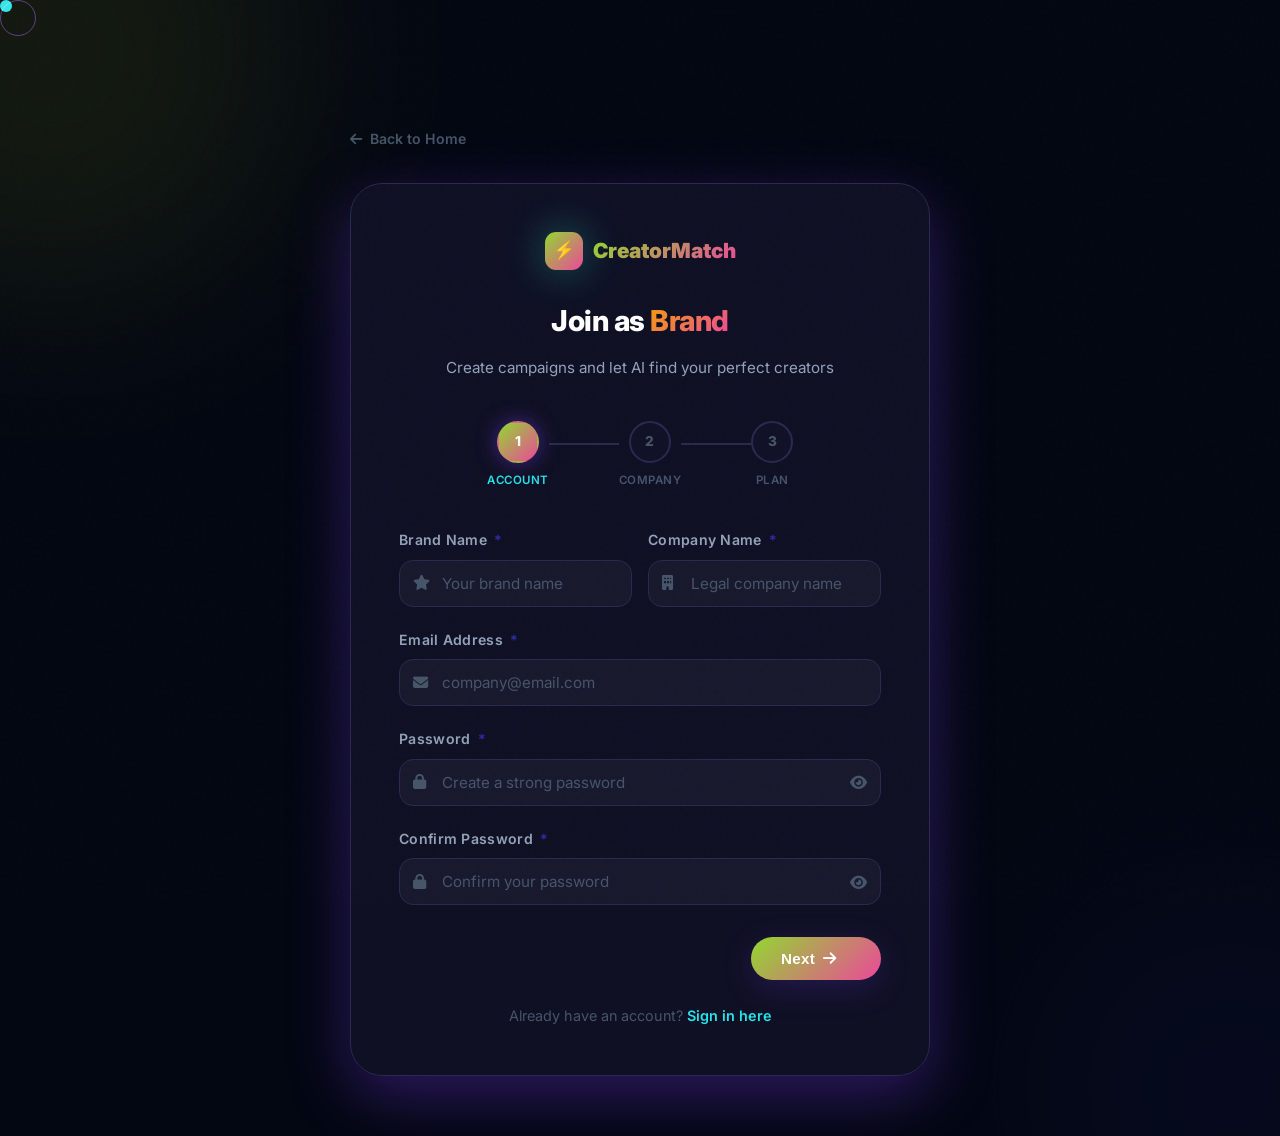
<file: brand-signup.html>
<!DOCTYPE html>
<html lang="en">
<head>
    <meta charset="UTF-8">
    <meta name="viewport" content="width=device-width, initial-scale=1.0">
    <title>Brand Signup - CreatorMatch AI</title>
    <link rel="stylesheet" href="style.css">
    <link href="https://fonts.googleapis.com/css2?family=Inter:wght@300;400;500;600;700;800;900&display=swap" rel="stylesheet">
    <link rel="stylesheet" href="https://cdnjs.cloudflare.com/ajax/libs/font-awesome/6.4.0/css/all.min.css">
</head>
<body>

<div class="cursor" id="cursor"></div>
<div class="cursor-follower" id="cursorFollower"></div>
<div class="toast-container" id="toastContainer"></div>

<div class="form-page">
    <div class="form-bg">
        <div class="form-blob form-blob-1"></div>
        <div class="form-blob form-blob-2"></div>
    </div>

    <div class="form-container">
        <a href="index.html" class="back-link">
            <i class="fas fa-arrow-left"></i> Back to Home
        </a>

        <div class="form-card">
            <div class="form-header">
                <a href="index.html" class="form-logo">
                    <div class="logo-icon">⚡</div>
                    <span class="gradient-text">CreatorMatch</span>
                </a>
                <h2>Join as <span class="gradient-text-3">Brand</span></h2>
                <p>Create campaigns and let AI find your perfect creators</p>
            </div>

            <!-- STEP INDICATOR -->
            <div class="step-indicator">
                <div class="step-item active" id="step-ind-1">
                    <div class="step-circle">1</div>
                    <span class="step-item-label">Account</span>
                </div>
                <div class="step-connector" id="conn-1"></div>
                <div class="step-item" id="step-ind-2">
                    <div class="step-circle">2</div>
                    <span class="step-item-label">Company</span>
                </div>
                <div class="step-connector" id="conn-2"></div>
                <div class="step-item" id="step-ind-3">
                    <div class="step-circle">3</div>
                    <span class="step-item-label">Plan</span>
                </div>
            </div>

            <form id="brandSignupForm" novalidate>

                <!-- STEP 1 - ACCOUNT INFO -->
                <div class="form-step-panel active" id="panel-1">

                    <div class="form-row">
                        <div class="form-group">
                            <label>Brand Name <span class="req">*</span></label>
                            <div class="input-wrap">
                                <i class="fas fa-star i-icon"></i>
                                <input type="text" class="form-control"
                                    id="brandName"
                                    placeholder="Your brand name" required>
                            </div>
                        </div>
                        <div class="form-group">
                            <label>Company Name <span class="req">*</span></label>
                            <div class="input-wrap">
                                <i class="fas fa-building i-icon"></i>
                                <input type="text" class="form-control"
                                    id="companyName"
                                    placeholder="Legal company name" required>
                            </div>
                        </div>
                    </div>

                    <div class="form-group">
                        <label>Email Address <span class="req">*</span></label>
                        <div class="input-wrap">
                            <i class="fas fa-envelope i-icon"></i>
                            <input type="email" class="form-control"
                                id="email"
                                placeholder="company@email.com" required>
                        </div>
                    </div>

                    <div class="form-group">
                        <label>Password <span class="req">*</span></label>
                        <div class="input-wrap">
                            <i class="fas fa-lock i-icon"></i>
                            <input type="password" class="form-control"
                                id="password"
                                placeholder="Create a strong password"
                                required
                                oninput="checkPasswordStrength(this.value)">
                            <button type="button" class="pass-toggle"
                                onclick="togglePassword('password',this)">
                                <i class="fas fa-eye"></i>
                            </button>
                        </div>
                        <div class="pass-strength" id="passStrength" style="display:none">
                            <div class="pass-strength-bars">
                                <div class="pass-bar" id="bar1"></div>
                                <div class="pass-bar" id="bar2"></div>
                                <div class="pass-bar" id="bar3"></div>
                                <div class="pass-bar" id="bar4"></div>
                            </div>
                            <span class="pass-strength-text" id="passStrengthText"></span>
                        </div>
                    </div>

                    <div class="form-group">
                        <label>Confirm Password <span class="req">*</span></label>
                        <div class="input-wrap">
                            <i class="fas fa-lock i-icon"></i>
                            <input type="password" class="form-control"
                                id="confirmPassword"
                                placeholder="Confirm your password" required>
                            <button type="button" class="pass-toggle"
                                onclick="togglePassword('confirmPassword',this)">
                                <i class="fas fa-eye"></i>
                            </button>
                        </div>
                    </div>

                    <div class="form-nav">
                        <div></div>
                        <button type="button" class="btn btn-primary"
                            onclick="nextStep(1)">
                            Next <i class="fas fa-arrow-right"></i>
                        </button>
                    </div>
                </div>

                <!-- STEP 2 - COMPANY DETAILS -->
                <div class="form-step-panel" id="panel-2">

                    <div class="form-group">
                        <label>Company Website</label>
                        <div class="input-wrap">
                            <i class="fas fa-globe i-icon"></i>
                            <input type="url" class="form-control"
                                id="website"
                                placeholder="https://yourcompany.com">
                        </div>
                    </div>

                    <div class="form-row">
                        <div class="form-group">
                            <label>Industry Category <span class="req">*</span></label>
                            <div class="input-wrap">
                                <i class="fas fa-industry i-icon"></i>
                                <select class="form-control" id="industry" required>
                                    <option value="">Select industry</option>
                                    <option>Technology</option>
                                    <option>Fashion & Apparel</option>
                                    <option>Beauty & Cosmetics</option>
                                    <option>Food & Beverage</option>
                                    <option>Health & Wellness</option>
                                    <option>Gaming</option>
                                    <option>Finance & Fintech</option>
                                    <option>Education & EdTech</option>
                                    <option>Travel & Hospitality</option>
                                    <option>Sports & Fitness</option>
                                    <option>Entertainment & Media</option>
                                    <option>E-commerce & Retail</option>
                                    <option>Automotive</option>
                                    <option>Real Estate</option>
                                    <option>Other</option>
                                </select>
                            </div>
                        </div>
                        <div class="form-group">
                            <label>Year Founded <span class="req">*</span></label>
                            <div class="input-wrap">
                                <i class="fas fa-calendar i-icon"></i>
                                <input type="number" class="form-control"
                                    id="foundedYear"
                                    placeholder="e.g. 2018"
                                    min="1900"
                                    max="2024" required>
                            </div>
                            <div class="form-hint">
                                <i class="fas fa-info-circle"></i>
                                Used by AI to calculate investment cap
                            </div>
                        </div>
                    </div>

                    <div class="form-row">
                        <div class="form-group">
                            <label>Target Audience <span class="req">*</span></label>
                            <div class="input-wrap">
                                <i class="fas fa-users i-icon"></i>
                                <select class="form-control" id="targetAudience" required>
                                    <option value="">Select audience</option>
                                    <option>Gen Z (13-24)</option>
                                    <option>Millennials (25-40)</option>
                                    <option>Gen X (41-56)</option>
                                    <option>Boomers (57+)</option>
                                    <option>All Ages</option>
                                    <option>Kids (under 13)</option>
                                    <option>Professionals</option>
                                    <option>Parents</option>
                                </select>
                            </div>
                        </div>
                        <div class="form-group">
                            <label>Target Location</label>
                            <div class="input-wrap">
                                <i class="fas fa-map-marker-alt i-icon"></i>
                                <select class="form-control" id="targetLocation">
                                    <option value="">Select location</option>
                                    <option>India</option>
                                    <option>United States</option>
                                    <option>United Kingdom</option>
                                    <option>Global</option>
                                    <option>South Asia</option>
                                    <option>Southeast Asia</option>
                                    <option>Europe</option>
                                    <option>Middle East</option>
                                    <option>Other</option>
                                </select>
                            </div>
                        </div>
                    </div>

                    <div class="form-group">
                        <label>Company Description</label>
                        <textarea class="form-control" id="companyDesc"
                            placeholder="Tell creators about your brand and what you do..."
                            rows="3"></textarea>
                    </div>

                    <div class="form-nav">
                        <button type="button" class="btn btn-outline"
                            onclick="prevStep(2)">
                            <i class="fas fa-arrow-left"></i> Back
                        </button>
                        <button type="button" class="btn btn-primary"
                            onclick="nextStep(2)">
                            Next <i class="fas fa-arrow-right"></i>
                        </button>
                    </div>
                </div>

                <!-- STEP 3 - PLAN -->
                <div class="form-step-panel" id="panel-3">

                    <div class="form-group">
                        <label>Choose Your Plan <span class="req">*</span></label>
                        <div class="plan-selector">
                            <div class="plan-option selected"
                                onclick="selectPlan(this,'starter')">
                                <input type="radio" name="plan"
                                    value="starter" checked>
                                <div class="plan-check">
                                    <i class="fas fa-check"></i>
                                </div>
                                <div class="plan-option-name">Starter</div>
                                <div class="plan-option-price">$49</div>
                                <div class="plan-option-sub">per month</div>
                            </div>
                            <div class="plan-option"
                                onclick="selectPlan(this,'growth')">
                                <input type="radio" name="plan" value="growth">
                                <div class="plan-check">
                                    <i class="fas fa-check"></i>
                                </div>
                                <div class="plan-option-name">Growth</div>
                                <div class="plan-option-price">$149</div>
                                <div class="plan-option-sub">per month</div>
                            </div>
                            <div class="plan-option"
                                onclick="selectPlan(this,'enterprise')">
                                <input type="radio" name="plan"
                                    value="enterprise">
                                <div class="plan-check">
                                    <i class="fas fa-check"></i>
                                </div>
                                <div class="plan-option-name">Enterprise</div>
                                <div class="plan-option-price">$499</div>
                                <div class="plan-option-sub">per month</div>
                            </div>
                        </div>
                    </div>

                    <div class="form-group">
                        <label class="check-group">
                            <input type="checkbox" id="terms">
                            <div class="check-box"></div>
                            <span class="check-label">
                                I agree to the
                                <a href="#">Terms of Service</a> and
                                <a href="#">Privacy Policy</a>
                            </span>
                        </label>
                    </div>

                    <div class="form-group">
                        <label class="check-group">
                            <input type="checkbox" id="newsletter">
                            <div class="check-box"></div>
                            <span class="check-label">
                                Send me updates about new creators and features
                            </span>
                        </label>
                    </div>

                    <div class="form-nav">
                        <button type="button" class="btn btn-outline"
                            onclick="prevStep(3)">
                            <i class="fas fa-arrow-left"></i> Back
                        </button>
                        <button type="submit" class="btn btn-primary"
                            id="submitBtn">
                            <i class="fas fa-rocket"></i> Create Account
                        </button>
                    </div>
                </div>

            </form>

            <div class="form-footer">
                Already have an account?
                <a href="login.html">Sign in here</a>
            </div>
        </div>
    </div>
</div>

<script src="main.js"></script>
</body>
</html>
</file>
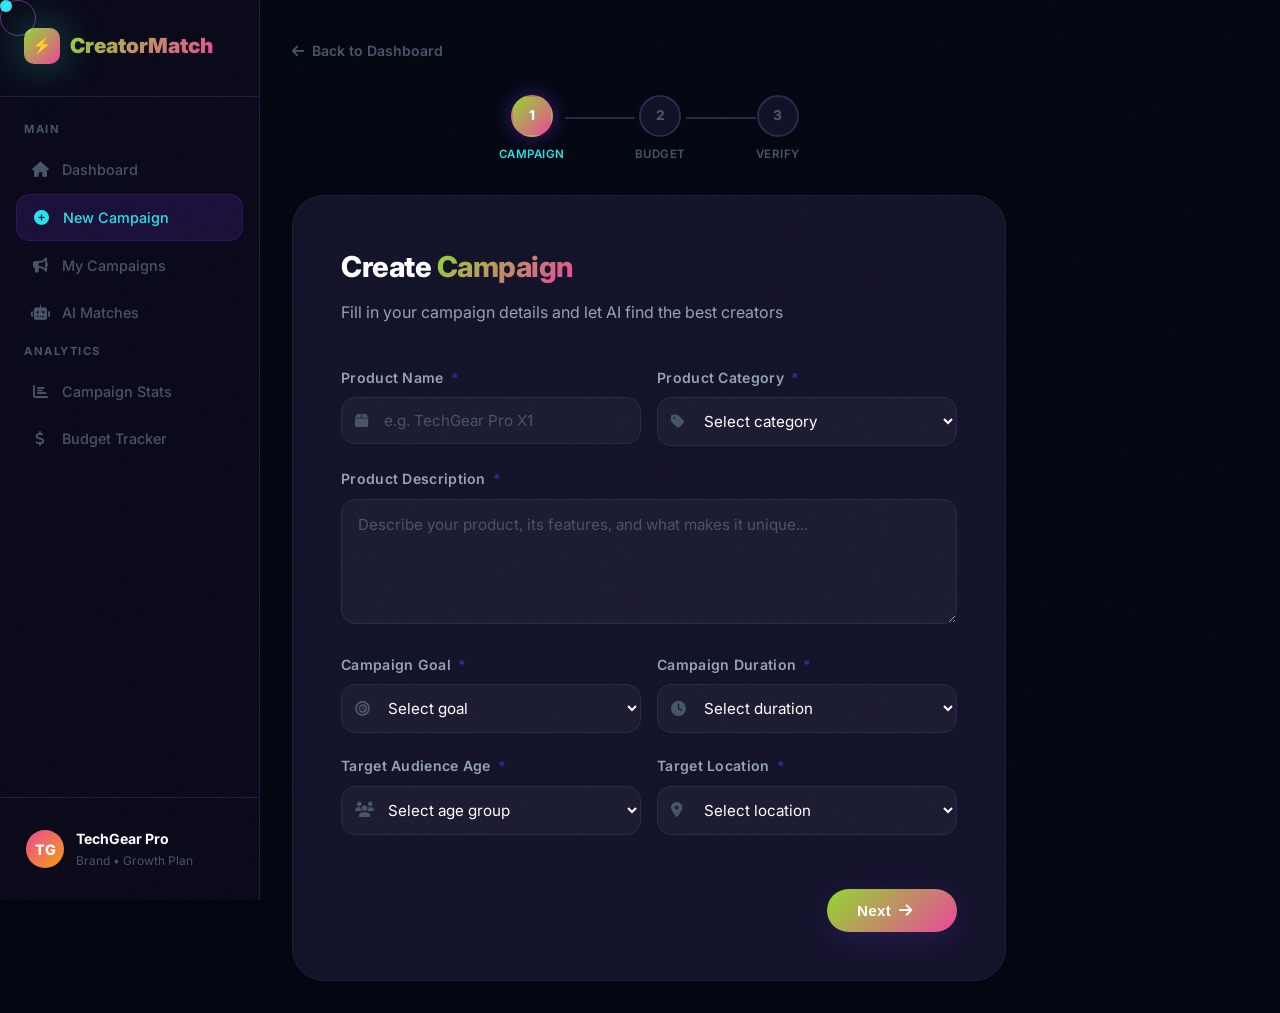
<file: campaign-create.html>
<!DOCTYPE html>
<html lang="en">
<head>
    <meta charset="UTF-8">
    <meta name="viewport" content="width=device-width, initial-scale=1.0">
    <title>Create Campaign - CreatorMatch AI</title>
    <link rel="stylesheet" href="style.css">
    <link href="https://fonts.googleapis.com/css2?family=Inter:wght@300;400;500;600;700;800;900&display=swap" rel="stylesheet">
    <link rel="stylesheet" href="https://cdnjs.cloudflare.com/ajax/libs/font-awesome/6.4.0/css/all.min.css">
</head>
<body>

<div class="cursor" id="cursor"></div>
<div class="cursor-follower" id="cursorFollower"></div>
<div class="toast-container" id="toastContainer"></div>

<div class="loading-overlay" id="loadingOverlay">
    <div class="loading-spinner"></div>
    <div class="loading-text">AI is validating your campaign...</div>
    <div class="loading-sub">Checking budget cap and running ML engine</div>
</div>

<div class="dashboard-layout">

    <!-- SIDEBAR -->
    <aside class="sidebar" id="sidebar">
        <div class="sidebar-logo">
            <div class="logo-icon">⚡</div>
            <span class="gradient-text">CreatorMatch</span>
        </div>
        <div class="sidebar-section">
            <div class="sidebar-section-label">Main</div>
            <a href="brand-dashboard.html" class="sidebar-link">
                <i class="fas fa-home"></i> Dashboard
            </a>
            <a href="campaign-create.html" class="sidebar-link active">
                <i class="fas fa-plus-circle"></i> New Campaign
            </a>
            <a href="#" class="sidebar-link">
                <i class="fas fa-bullhorn"></i> My Campaigns
            </a>
            <a href="recommendations.html" class="sidebar-link">
                <i class="fas fa-robot"></i> AI Matches
            </a>
        </div>
        <div class="sidebar-section">
            <div class="sidebar-section-label">Analytics</div>
            <a href="#" class="sidebar-link">
                <i class="fas fa-chart-bar"></i> Campaign Stats
            </a>
            <a href="#" class="sidebar-link">
                <i class="fas fa-dollar-sign"></i> Budget Tracker
            </a>
        </div>
        <div class="sidebar-bottom">
            <div class="sidebar-user">
                <div class="user-avatar"
                    style="background:linear-gradient(135deg, #ec4899,#f59e0b)">
                    TG
                </div>
                <div class="user-info">
                    <div class="user-name">TechGear Pro</div>
                    <div class="user-role">Brand • Growth Plan</div>
                </div>
            </div>
        </div>
    </aside>

    <!-- MAIN CONTENT -->
    <main class="campaign-form-page">
        <div class="campaign-form-wrap">

            <!-- BACK LINK -->
            <a href="brand-dashboard.html" class="back-link">
                <i class="fas fa-arrow-left"></i> Back to Dashboard
            </a>

            <!-- STEP INDICATOR -->
            <div class="step-indicator" style="margin-bottom:32px">
                <div class="step-item active" id="step-ind-1">
                    <div class="step-circle">1</div>
                    <span class="step-item-label">Campaign</span>
                </div>
                <div class="step-connector" id="conn-1"></div>
                <div class="step-item" id="step-ind-2">
                    <div class="step-circle">2</div>
                    <span class="step-item-label">Budget</span>
                </div>
                <div class="step-connector" id="conn-2"></div>
                <div class="step-item" id="step-ind-3">
                    <div class="step-circle">3</div>
                    <span class="step-item-label">Verify</span>
                </div>
            </div>

            <div class="campaign-form-card">
                <div class="campaign-form-header">
                    <h2>Create <span class="gradient-text">Campaign</span></h2>
                    <p>Fill in your campaign details and let AI find the best creators</p>
                </div>

                <form id="campaignForm" novalidate>

                    <!-- STEP 1 - CAMPAIGN DETAILS -->
                    <div class="form-step-panel active" id="panel-1">

                        <div class="form-row">
                            <div class="form-group">
                                <label>Product Name <span class="req">*</span></label>
                                <div class="input-wrap">
                                    <i class="fas fa-box i-icon"></i>
                                    <input type="text" class="form-control"
                                        id="productName"
                                        placeholder="e.g. TechGear Pro X1"
                                        required>
                                </div>
                            </div>
                            <div class="form-group">
                                <label>Product Category <span class="req">*</span></label>
                                <div class="input-wrap">
                                    <i class="fas fa-tag i-icon"></i>
                                    <select class="form-control"
                                        id="productCategory" required>
                                        <option value="">Select category</option>
                                        <option>Electronics & Gadgets</option>
                                        <option>Fashion & Apparel</option>
                                        <option>Beauty & Cosmetics</option>
                                        <option>Food & Beverage</option>
                                        <option>Health & Supplements</option>
                                        <option>Gaming</option>
                                        <option>Software & Apps</option>
                                        <option>Education & Courses</option>
                                        <option>Home & Living</option>
                                        <option>Sports & Fitness</option>
                                        <option>Travel & Experiences</option>
                                        <option>Finance & Fintech</option>
                                        <option>Other</option>
                                    </select>
                                </div>
                            </div>
                        </div>

                        <div class="form-group">
                            <label>Product Description <span class="req">*</span></label>
                            <textarea class="form-control"
                                id="productDesc"
                                placeholder="Describe your product, its features, and what makes it unique..."
                                rows="4" required></textarea>
                        </div>

                        <div class="form-row">
                            <div class="form-group">
                                <label>Campaign Goal <span class="req">*</span></label>
                                <div class="input-wrap">
                                    <i class="fas fa-bullseye i-icon"></i>
                                    <select class="form-control"
                                        id="campaignGoal" required>
                                        <option value="">Select goal</option>
                                        <option>Brand Awareness</option>
                                        <option>Product Sales</option>
                                        <option>App Downloads</option>
                                        <option>Website Traffic</option>
                                        <option>Social Followers</option>
                                        <option>Lead Generation</option>
                                        <option>Event Promotion</option>
                                    </select>
                                </div>
                            </div>
                            <div class="form-group">
                                <label>Campaign Duration <span class="req">*</span></label>
                                <div class="input-wrap">
                                    <i class="fas fa-clock i-icon"></i>
                                    <select class="form-control"
                                        id="campaignDuration" required>
                                        <option value="">Select duration</option>
                                        <option>1 Week</option>
                                        <option>2 Weeks</option>
                                        <option>1 Month</option>
                                        <option>2 Months</option>
                                        <option>3 Months</option>
                                        <option>6 Months</option>
                                        <option>Ongoing</option>
                                    </select>
                                </div>
                            </div>
                        </div>

                        <div class="form-row">
                            <div class="form-group">
                                <label>Target Audience Age <span class="req">*</span></label>
                                <div class="input-wrap">
                                    <i class="fas fa-users i-icon"></i>
                                    <select class="form-control"
                                        id="targetAge" required>
                                        <option value="">Select age group</option>
                                        <option>13-17 (Teens)</option>
                                        <option>18-24 (Gen Z)</option>
                                        <option>25-34 (Young Adults)</option>
                                        <option>35-44 (Adults)</option>
                                        <option>45+ (Mature)</option>
                                        <option>All Ages</option>
                                    </select>
                                </div>
                            </div>
                            <div class="form-group">
                                <label>Target Location <span class="req">*</span></label>
                                <div class="input-wrap">
                                    <i class="fas fa-map-marker-alt i-icon"></i>
                                    <select class="form-control"
                                        id="targetLocation" required>
                                        <option value="">Select location</option>
                                        <option>India</option>
                                        <option>United States</option>
                                        <option>United Kingdom</option>
                                        <option>Global</option>
                                        <option>South Asia</option>
                                        <option>Southeast Asia</option>
                                        <option>Europe</option>
                                        <option>Middle East</option>
                                    </select>
                                </div>
                            </div>
                        </div>

                        <div class="form-nav">
                            <div></div>
                            <button type="button" class="btn btn-primary"
                                onclick="nextStep(1)">
                                Next <i class="fas fa-arrow-right"></i>
                            </button>
                        </div>
                    </div>

                    <!-- STEP 2 - BUDGET & CAPACITY -->
                    <div class="form-step-panel" id="panel-2">

                        <div class="alert alert-info">
                            <i class="fas fa-info-circle"></i>
                            <div>
                                Our AI will validate your budget against your
                                company's investment cap based on company age
                                and revenue data.
                            </div>
                        </div>

                        <div class="form-row">
                            <div class="form-group">
                                <label>Marketing Budget (USD) <span class="req">*</span></label>
                                <div class="input-wrap">
                                    <i class="fas fa-dollar-sign i-icon"></i>
                                    <input type="number" class="form-control"
                                        id="marketingBudget"
                                        placeholder="e.g. 5000"
                                        min="100"
                                        required
                                        oninput="updateBudgetDisplay(this.value)">
                                </div>
                                <div class="form-hint">
                                    <i class="fas fa-shield-alt"></i>
                                    Will be validated against your investment cap
                                </div>
                            </div>
                            <div class="form-group">
                                <label>Product Stock / Campaign Capacity <span class="req">*</span></label>
                                <div class="input-wrap">
                                    <i class="fas fa-boxes i-icon"></i>
                                    <input type="number" class="form-control"
                                        id="stockAmount"
                                        placeholder="e.g. 500"
                                        min="1"
                                        required
                                        oninput="updateScaleDisplay(this.value)">
                                </div>
                                <div class="form-hint">
                                    <i class="fas fa-info-circle"></i>
                                    Used to classify campaign scale (Small/Medium/Large)
                                </div>
                            </div>
                        </div>

                        <!-- SCALE PREVIEW -->
                        <div id="scalePreview" style="display:none;
                            margin-bottom:20px">
                            <div class="alert alert-success">
                                <i class="fas fa-check-circle"></i>
                                <div>
                                    Campaign Scale:
                                    <strong id="scaleText">Medium</strong> —
                                    AI will match creators accordingly
                                </div>
                            </div>
                        </div>

                        <div class="form-row">
                            <div class="form-group">
                                <label>Cost Per Creator (USD)</label>
                                <div class="input-wrap">
                                    <i class="fas fa-user-tag i-icon"></i>
                                    <input type="number" class="form-control"
                                        id="costPerCreator"
                                        placeholder="e.g. 500">
                                </div>
                            </div>
                            <div class="form-group">
                                <label>Number of Creators Needed</label>
                                <div class="input-wrap">
                                    <i class="fas fa-users i-icon"></i>
                                    <input type="number" class="form-control"
                                        id="creatorsNeeded"
                                        placeholder="e.g. 10">
                                </div>
                            </div>
                        </div>

                        <div class="form-group">
                            <label>Preferred Creator Tier</label>
                            <div style="display:grid;
                                grid-template-columns:repeat(3,1fr);
                                gap:12px;margin-top:8px">
                                <div class="plan-option selected"
                                    onclick="selectTier(this,'any')">
                                    <input type="radio" name="tier"
                                        value="any" checked>
                                    <div class="plan-check">
                                        <i class="fas fa-check"></i>
                                    </div>
                                    <div class="plan-option-name">Any Tier</div>
                                    <div class="plan-option-sub">
                                        AI decides best
                                    </div>
                                </div>
                                <div class="plan-option"
                                    onclick="selectTier(this,'micro')">
                                    <input type="radio" name="tier"
                                        value="micro">
                                    <div class="plan-check">
                                        <i class="fas fa-check"></i>
                                    </div>
                                    <div class="plan-option-name">Micro</div>
                                    <div class="plan-option-sub">Under 50K</div>
                                </div>
                                <div class="plan-option"
                                    onclick="selectTier(this,'mid')">
                                    <input type="radio" name="tier"
                                        value="mid">
                                    <div class="plan-check">
                                        <i class="fas fa-check"></i>
                                    </div>
                                    <div class="plan-option-name">Mid</div>
                                    <div class="plan-option-sub">50K - 500K</div>
                                </div>
                            </div>
                        </div>

                        <div class="form-nav">
                            <button type="button" class="btn btn-outline"
                                onclick="prevStep(2)">
                                <i class="fas fa-arrow-left"></i> Back
                            </button>
                            <button type="button" class="btn btn-primary"
                                onclick="validateBudget()">
                                Validate Budget
                                <i class="fas fa-shield-alt"></i>
                            </button>
                        </div>
                    </div>

                    <!-- STEP 3 - SALES VERIFICATION (conditional) -->
                    <div class="form-step-panel" id="panel-3">

                        <div class="verify-alert">
                            <i class="fas fa-exclamation-triangle"></i>
                            <div class="verify-alert-text">
                                <h5>Sales Verification Required</h5>
                                <p>Your budget exceeds the standard investment
                                cap for your company age. Please provide
                                sales data for AI verification.</p>
                            </div>
                        </div>

                        <div class="form-row">
                            <div class="form-group">
                                <label>Previous Quarter Sales (USD) <span class="req">*</span></label>
                                <div class="input-wrap">
                                    <i class="fas fa-chart-line i-icon"></i>
                                    <input type="number" class="form-control"
                                        id="quarterSales"
                                        placeholder="e.g. 50000">
                                </div>
                            </div>
                            <div class="form-group">
                                <label>Previous Year Sales (USD) <span class="req">*</span></label>
                                <div class="input-wrap">
                                    <i class="fas fa-calendar i-icon"></i>
                                    <input type="number" class="form-control"
                                        id="yearSales"
                                        placeholder="e.g. 200000">
                                </div>
                            </div>
                        </div>

                        <div class="form-group">
                            <label>Revenue Proof Document</label>
                            <div class="file-upload">
                                <input type="file" accept=".pdf,.jpg,.png">
                                <div class="file-upload-icon">📄</div>
                                <p>Drop your revenue document here</p>
                                <span>PDF, JPG or PNG • Max 10MB</span>
                            </div>
                        </div>

                        <div class="form-nav">
                            <button type="button" class="btn btn-outline"
                                onclick="prevStep(3)">
                                <i class="fas fa-arrow-left"></i> Back
                            </button>
                            <button type="submit" class="btn btn-primary" id="submitCampaignBtn">
                                <i class="fas fa-rocket"></i>
                                Launch Campaign
                            </button>
                        </div>

                        <!-- SKIP VERIFICATION -->
                        <div style="text-align:center;margin-top:16px">
                            <button type="submit"
                                class="btn btn-ghost btn-sm"
                                id="skipVerifyBtn">
                                Skip verification & submit anyway
                            </button>
                            <p style="font-size:0.75rem;
                                color:var(--text-muted);
                                margin-top:8px">
                                Campaign may be flagged for manual review
                            </p>
                        </div>

                    </div>

                </form>
            </div>
        </div>
    </main>
</div>

<script src="main.js"></script>
</body>
</html>
</file>
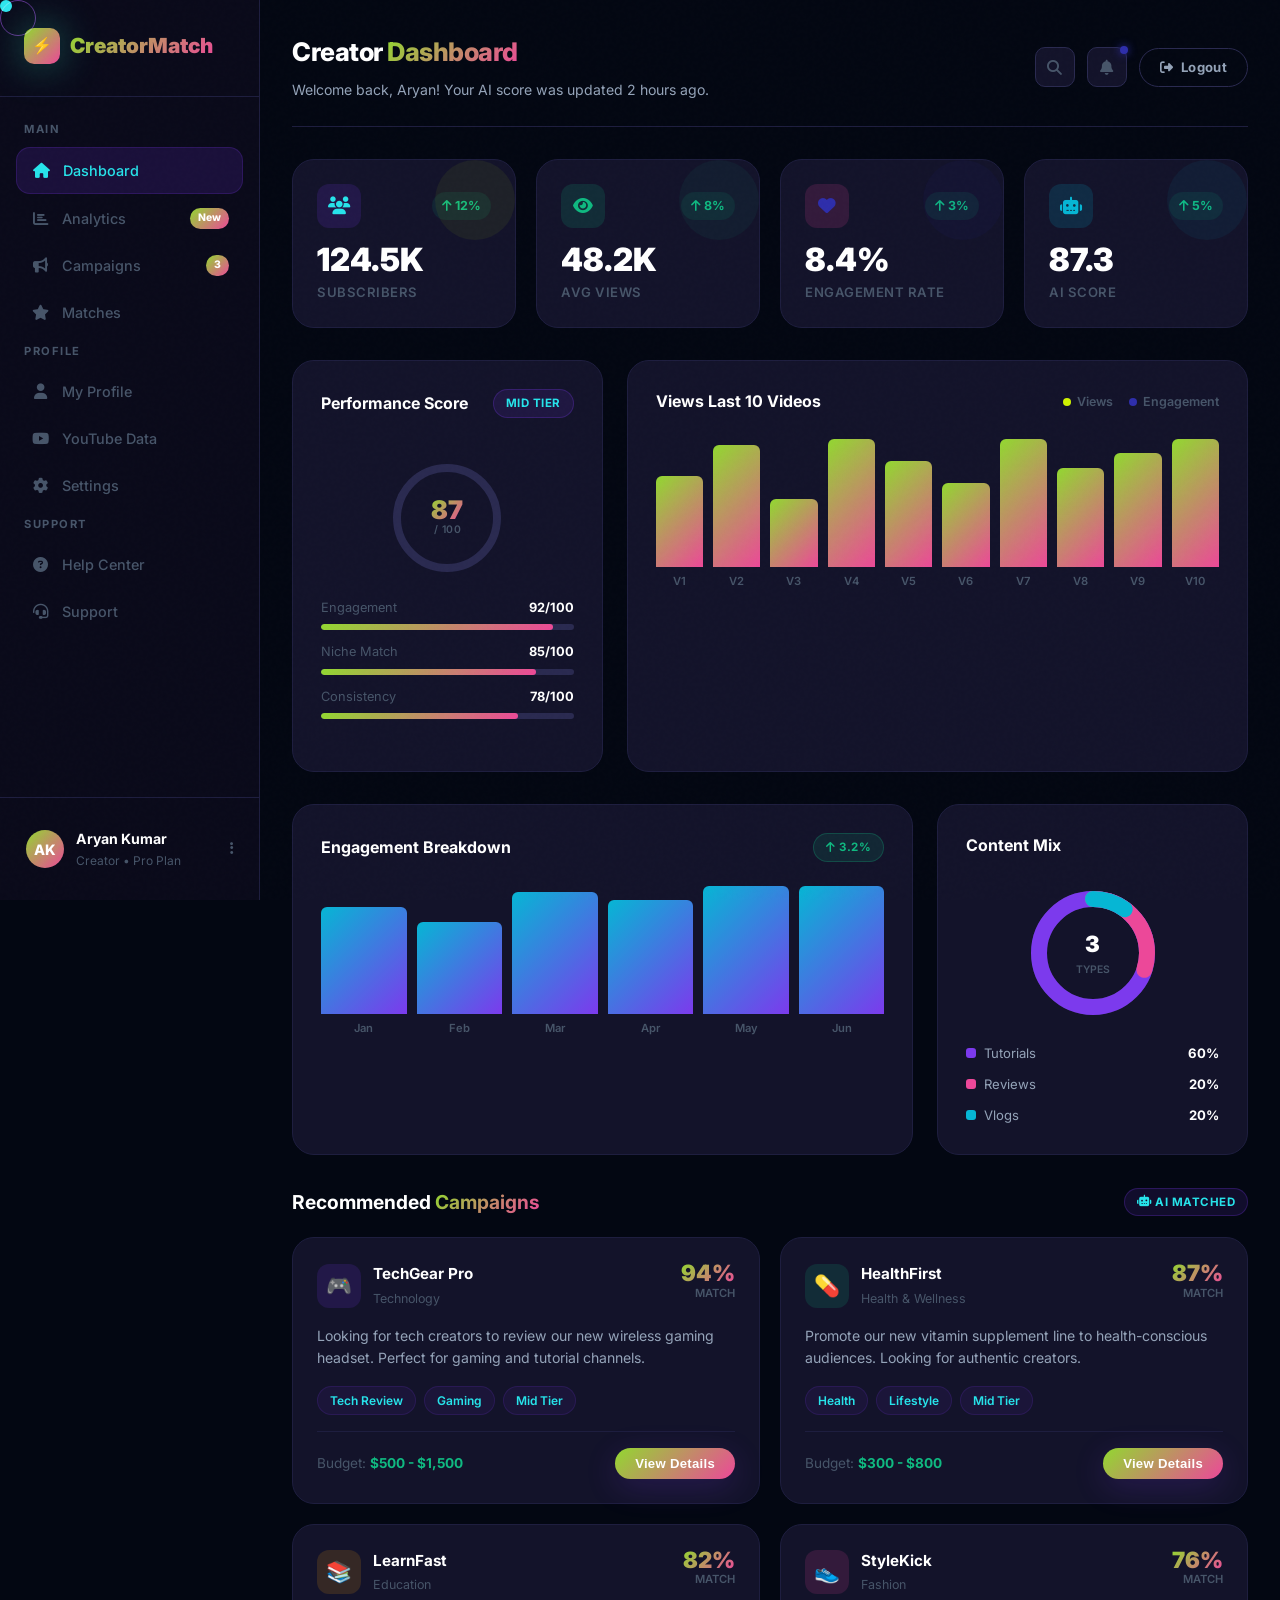
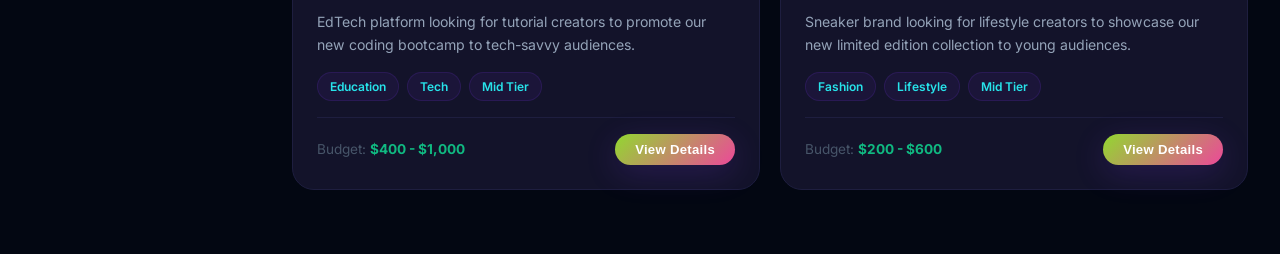
<file: creator-dashboard.html>
<!DOCTYPE html>
<html lang="en">
<head>
    <meta charset="UTF-8">
    <meta name="viewport" content="width=device-width, initial-scale=1.0">
    <title>Creator Dashboard - CreatorMatch AI</title>
    <link rel="stylesheet" href="style.css">
    <link href="https://fonts.googleapis.com/css2?family=Inter:wght@300;400;500;600;700;800;900&display=swap" rel="stylesheet">
    <link rel="stylesheet" href="https://cdnjs.cloudflare.com/ajax/libs/font-awesome/6.4.0/css/all.min.css">
</head>
<body>

<div class="cursor" id="cursor"></div>
<div class="cursor-follower" id="cursorFollower"></div>
<div class="toast-container" id="toastContainer"></div>

<!-- LOADING OVERLAY -->
<div class="loading-overlay" id="loadingOverlay">
    <div class="loading-spinner"></div>
    <div class="loading-text">AI is analyzing your channel...</div>
    <div class="loading-sub">Fetching engagement data and computing scores</div>
</div>

<div class="dashboard-layout">

    <!-- SIDEBAR -->
    <aside class="sidebar" id="sidebar">
        <div class="sidebar-logo">
            <div class="logo-icon">⚡</div>
            <span class="gradient-text">CreatorMatch</span>
        </div>

        <div class="sidebar-section">
            <div class="sidebar-section-label">Main</div>
            <a href="creator-dashboard.html" class="sidebar-link active">
                <i class="fas fa-home"></i> Dashboard
            </a>
            <a href="#" class="sidebar-link">
                <i class="fas fa-chart-bar"></i> Analytics
                <span class="sidebar-badge">New</span>
            </a>
            <a href="#" class="sidebar-link">
                <i class="fas fa-bullhorn"></i> Campaigns
                <span class="sidebar-badge">3</span>
            </a>
            <a href="#" class="sidebar-link">
                <i class="fas fa-star"></i> Matches
            </a>
        </div>

        <div class="sidebar-section">
            <div class="sidebar-section-label">Profile</div>
            <a href="#" class="sidebar-link">
                <i class="fas fa-user"></i> My Profile
            </a>
            <a href="#" class="sidebar-link">
                <i class="fab fa-youtube"></i> YouTube Data
            </a>
            <a href="#" class="sidebar-link">
                <i class="fas fa-cog"></i> Settings
            </a>
        </div>

        <div class="sidebar-section">
            <div class="sidebar-section-label">Support</div>
            <a href="#" class="sidebar-link">
                <i class="fas fa-question-circle"></i> Help Center
            </a>
            <a href="#" class="sidebar-link">
                <i class="fas fa-headset"></i> Support
            </a>
        </div>

        <div class="sidebar-bottom">
            <div class="sidebar-user">
                <div class="user-avatar">AK</div>
                <div class="user-info">
                    <div class="user-name">Aryan Kumar</div>
                    <div class="user-role">Creator • Pro Plan</div>
                </div>
                <i class="fas fa-ellipsis-v"
                    style="color:var(--text-muted);font-size:0.85rem"></i>
            </div>
        </div>
    </aside>

    <!-- MAIN CONTENT -->
    <main class="main-content">

        <!-- TOP BAR -->
        <div class="dash-topbar">
            <div class="dash-topbar-left">
                <h2>Creator <span class="gradient-text">Dashboard</span></h2>
                <p>Welcome back, Aryan! Your AI score was updated 2 hours ago.</p>
            </div>
            <div class="dash-topbar-right">
                <div class="topbar-icon-btn">
                    <i class="fas fa-search"></i>
                </div>
                <div class="topbar-icon-btn" style="position:relative">
                    <i class="fas fa-bell"></i>
                    <div class="notif-dot"></div>
                </div>
                <a href="index.html" class="btn btn-outline btn-sm">
                    <i class="fas fa-sign-out-alt"></i> Logout
                </a>
            </div>
        </div>

        <!-- STATS GRID -->
        <div class="stats-grid">
            <div class="stat-card stat-card-1">
                <div class="stat-card-header">
                    <div class="stat-card-icon"
                        style="background:rgba(124,58,237,0.15);color:var(--primary-light)">
                        <i class="fas fa-users"></i>
                    </div>
                    <div class="stat-card-badge up">
                        <i class="fas fa-arrow-up"></i> 12%
                    </div>
                </div>
                <div class="stat-card-value">124.5K</div>
                <div class="stat-card-label">Subscribers</div>
            </div>

            <div class="stat-card stat-card-2">
                <div class="stat-card-header">
                    <div class="stat-card-icon"
                        style="background:rgba(16,185,129,0.15);color:var(--success)">
                        <i class="fas fa-eye"></i>
                    </div>
                    <div class="stat-card-badge up">
                        <i class="fas fa-arrow-up"></i> 8%
                    </div>
                </div>
                <div class="stat-card-value">48.2K</div>
                <div class="stat-card-label">Avg Views</div>
            </div>

            <div class="stat-card stat-card-3">
                <div class="stat-card-header">
                    <div class="stat-card-icon"
                        style="background:rgba(236,72,153,0.15);color:var(--secondary)">
                        <i class="fas fa-heart"></i>
                    </div>
                    <div class="stat-card-badge up">
                        <i class="fas fa-arrow-up"></i> 3%
                    </div>
                </div>
                <div class="stat-card-value">8.4%</div>
                <div class="stat-card-label">Engagement Rate</div>
            </div>

            <div class="stat-card stat-card-4">
                <div class="stat-card-header">
                    <div class="stat-card-icon"
                        style="background:rgba(6,182,212,0.15);color:var(--accent)">
                        <i class="fas fa-robot"></i>
                    </div>
                    <div class="stat-card-badge up">
                        <i class="fas fa-arrow-up"></i> 5%
                    </div>
                </div>
                <div class="stat-card-value">87.3</div>
                <div class="stat-card-label">AI Score</div>
            </div>
        </div>

        <!-- SCORE + TIER ROW -->
        <div style="display:grid;grid-template-columns:1fr 2fr;gap:24px;margin-bottom:32px">

            <!-- SCORE RING CARD -->
            <div class="chart-card">
                <div class="chart-card-header">
                    <h4>Performance Score</h4>
                    <span class="badge badge-mid">Mid Tier</span>
                </div>
                <div style="display:flex;flex-direction:column;
                    align-items:center;gap:20px;padding:16px 0">
                    <div class="score-ring">
                        <svg viewBox="0 0 120 120">
                            <circle class="score-ring-bg" cx="60" cy="60" r="50"/>
                            <circle class="score-ring-fill" id="scoreRingFill"
                                cx="60" cy="60" r="50"
                                stroke="url(#scoreGrad)"/>
                            <defs>
                                <linearGradient id="scoreGrad"
                                    x1="0%" y1="0%" x2="100%" y2="0%">
                                    <stop offset="0%" stop-color="#7c3aed"/>
                                    <stop offset="100%" stop-color="#ec4899"/>
                                </linearGradient>
                            </defs>
                        </svg>
                        <div class="score-ring-text">
                            <div class="score-ring-num gradient-text">87</div>
                            <div class="score-ring-sub">/ 100</div>
                        </div>
                    </div>
                    <div style="width:100%">
                        <div style="margin-bottom:12px">
                            <div style="display:flex;justify-content:space-between;
                                font-size:0.8rem;margin-bottom:6px">
                                <span style="color:var(--text-muted)">Engagement</span>
                                <span style="color:white;font-weight:700">92/100</span>
                            </div>
                            <div class="progress-bar-wrap">
                                <div class="progress-bar-fill" style="width:92%"></div>
                            </div>
                        </div>
                        <div style="margin-bottom:12px">
                            <div style="display:flex;justify-content:space-between;
                                font-size:0.8rem;margin-bottom:6px">
                                <span style="color:var(--text-muted)">Niche Match</span>
                                <span style="color:white;font-weight:700">85/100</span>
                            </div>
                            <div class="progress-bar-wrap">
                                <div class="progress-bar-fill" style="width:85%"></div>
                            </div>
                        </div>
                        <div>
                            <div style="display:flex;justify-content:space-between;
                                font-size:0.8rem;margin-bottom:6px">
                                <!-- Continuing creator-dashboard.html score section -->
                                <span style="color:var(--text-muted)">Consistency</span>
                                <span style="color:white;font-weight:700">78/100</span>
                            </div>
                            <div class="progress-bar-wrap">
                                <div class="progress-bar-fill" style="width:78%"></div>
                            </div>
                        </div>
                    </div>
                </div>
            </div>

            <!-- VIEWS CHART -->
            <div class="chart-card">
                <div class="chart-card-header">
                    <h4>Views Last 10 Videos</h4>
                    <div class="chart-legend">
                        <div class="legend-item">
                            <div class="legend-dot" style="background:var(--primary)"></div>
                            Views
                        </div>
                        <div class="legend-item">
                            <div class="legend-dot" style="background:var(--secondary)"></div>
                            Engagement
                        </div>
                    </div>
                </div>
                <div class="bar-chart" id="viewsChart">
                    <div class="bar-wrap">
                        <div class="bar" style="height:60%;background:var(--gradient)">
                            <div class="bar-tooltip">42K views</div>
                        </div>
                        <span class="bar-label">V1</span>
                    </div>
                    <div class="bar-wrap">
                        <div class="bar" style="height:80%;background:var(--gradient)">
                            <div class="bar-tooltip">58K views</div>
                        </div>
                        <span class="bar-label">V2</span>
                    </div>
                    <div class="bar-wrap">
                        <div class="bar" style="height:45%;background:var(--gradient)">
                            <div class="bar-tooltip">31K views</div>
                        </div>
                        <span class="bar-label">V3</span>
                    </div>
                    <div class="bar-wrap">
                        <div class="bar" style="height:90%;background:var(--gradient)">
                            <div class="bar-tooltip">65K views</div>
                        </div>
                        <span class="bar-label">V4</span>
                    </div>
                    <div class="bar-wrap">
                        <div class="bar" style="height:70%;background:var(--gradient)">
                            <div class="bar-tooltip">51K views</div>
                        </div>
                        <span class="bar-label">V5</span>
                    </div>
                    <div class="bar-wrap">
                        <div class="bar" style="height:55%;background:var(--gradient)">
                            <div class="bar-tooltip">40K views</div>
                        </div>
                        <span class="bar-label">V6</span>
                    </div>
                    <div class="bar-wrap">
                        <div class="bar" style="height:85%;background:var(--gradient)">
                            <div class="bar-tooltip">62K views</div>
                        </div>
                        <span class="bar-label">V7</span>
                    </div>
                    <div class="bar-wrap">
                        <div class="bar" style="height:65%;background:var(--gradient)">
                            <div class="bar-tooltip">47K views</div>
                        </div>
                        <span class="bar-label">V8</span>
                    </div>
                    <div class="bar-wrap">
                        <div class="bar" style="height:75%;background:var(--gradient)">
                            <div class="bar-tooltip">54K views</div>
                        </div>
                        <span class="bar-label">V9</span>
                    </div>
                    <div class="bar-wrap">
                        <div class="bar" style="height:95%;background:var(--gradient)">
                            <div class="bar-tooltip">69K views</div>
                        </div>
                        <span class="bar-label">V10</span>
                    </div>
                </div>
            </div>
        </div>

        <!-- CHARTS ROW -->
        <div class="charts-grid" style="margin-bottom:32px">
            <!-- ENGAGEMENT CHART -->
            <div class="chart-card">
                <div class="chart-card-header">
                    <h4>Engagement Breakdown</h4>
                    <span class="badge badge-success">
                        <i class="fas fa-arrow-up"></i> 3.2%
                    </span>
                </div>
                <div class="bar-chart">
                    <div class="bar-wrap">
                        <div class="bar"
                            style="height:70%;background:linear-gradient(135deg,#06b6d4,#7c3aed)">
                            <div class="bar-tooltip">7.2%</div>
                        </div>
                        <span class="bar-label">Jan</span>
                    </div>
                    <div class="bar-wrap">
                        <div class="bar"
                            style="height:60%;background:linear-gradient(135deg,#06b6d4,#7c3aed)">
                            <div class="bar-tooltip">6.1%</div>
                        </div>
                        <span class="bar-label">Feb</span>
                    </div>
                    <div class="bar-wrap">
                        <div class="bar"
                            style="height:80%;background:linear-gradient(135deg,#06b6d4,#7c3aed)">
                            <div class="bar-tooltip">8.3%</div>
                        </div>
                        <span class="bar-label">Mar</span>
                    </div>
                    <div class="bar-wrap">
                        <div class="bar"
                            style="height:75%;background:linear-gradient(135deg,#06b6d4,#7c3aed)">
                            <div class="bar-tooltip">7.8%</div>
                        </div>
                        <span class="bar-label">Apr</span>
                    </div>
                    <div class="bar-wrap">
                        <div class="bar"
                            style="height:90%;background:linear-gradient(135deg,#06b6d4,#7c3aed)">
                            <div class="bar-tooltip">9.2%</div>
                        </div>
                        <span class="bar-label">May</span>
                    </div>
                    <div class="bar-wrap">
                        <div class="bar"
                            style="height:85%;background:linear-gradient(135deg,#06b6d4,#7c3aed)">
                            <div class="bar-tooltip">8.7%</div>
                        </div>
                        <span class="bar-label">Jun</span>
                    </div>
                </div>
            </div>

            <!-- CONTENT DONUT -->
            <div class="chart-card">
                <div class="chart-card-header">
                    <h4>Content Mix</h4>
                </div>
                <div class="donut-wrap">
                    <div class="donut-chart">
                        <svg viewBox="0 0 140 140">
                            <circle cx="70" cy="70" r="54"
                                fill="none" stroke="var(--border-light)"
                                stroke-width="16"/>
                            <circle cx="70" cy="70" r="54"
                                fill="none" stroke="#7c3aed"
                                stroke-width="16"
                                stroke-dasharray="339.3"
                                stroke-dashoffset="0"
                                stroke-linecap="round"
                                id="donut1"/>
                            <circle cx="70" cy="70" r="54"
                                fill="none" stroke="#ec4899"
                                stroke-width="16"
                                stroke-dasharray="339.3"
                                stroke-dashoffset="237.5"
                                stroke-linecap="round"
                                id="donut2"/>
                            <circle cx="70" cy="70" r="54"
                                fill="none" stroke="#06b6d4"
                                stroke-width="16"
                                stroke-dasharray="339.3"
                                stroke-dashoffset="305.4"
                                stroke-linecap="round"
                                id="donut3"/>
                        </svg>
                        <div class="donut-center">
                            <div class="donut-center-num">3</div>
                            <div class="donut-center-label">Types</div>
                        </div>
                    </div>
                    <div class="donut-legend">
                        <div class="donut-legend-item">
                            <div class="donut-legend-left">
                                <div class="donut-legend-dot"
                                    style="background:#7c3aed"></div>
                                Tutorials
                            </div>
                            <span class="donut-legend-val">60%</span>
                        </div>
                        <div class="donut-legend-item">
                            <div class="donut-legend-left">
                                <div class="donut-legend-dot"
                                    style="background:#ec4899"></div>
                                Reviews
                            </div>
                            <span class="donut-legend-val">20%</span>
                        </div>
                        <div class="donut-legend-item">
                            <div class="donut-legend-left">
                                <div class="donut-legend-dot"
                                    style="background:#06b6d4"></div>
                                Vlogs
                            </div>
                            <span class="donut-legend-val">20%</span>
                        </div>
                    </div>
                </div>
            </div>
        </div>

        <!-- RECOMMENDED CAMPAIGNS -->
        <div style="margin-bottom:32px">
            <div style="display:flex;align-items:center;
                justify-content:space-between;margin-bottom:20px">
                <h3 style="font-size:1.2rem">
                    Recommended <span class="gradient-text">Campaigns</span>
                </h3>
                <span class="badge badge-primary">
                    <i class="fas fa-robot"></i> AI Matched
                </span>
            </div>
            <div class="campaigns-grid">

                <!-- CAMPAIGN CARD 1 -->
                <div class="campaign-card">
                    <div class="campaign-card-header">
                        <div class="campaign-brand">
                            <div class="brand-logo"
                                style="background:rgba(124,58,237,0.15)">🎮</div>
                            <div>
                                <div class="brand-name">TechGear Pro</div>
                                <div class="brand-category">Technology</div>
                            </div>
                        </div>
                        <div class="campaign-match-score">
                            <div class="match-score-num">94%</div>
                            <div class="match-score-label">Match</div>
                        </div>
                    </div>
                    <div class="campaign-card-body">
                        <p>Looking for tech creators to review our new wireless gaming headset. Perfect for gaming and tutorial channels.</p>
                        <div class="campaign-tags">
                            <span class="campaign-tag">Tech Review</span>
                            <span class="campaign-tag">Gaming</span>
                            <span class="campaign-tag">Mid Tier</span>
                        </div>
                    </div>
                    <div class="campaign-card-footer">
                        <div class="campaign-budget">
                            Budget: <span>$500 - $1,500</span>
                        </div>
                        <button class="btn btn-primary btn-sm">
                            View Details
                        </button>
                    </div>
                </div>

                <!-- CAMPAIGN CARD 2 -->
                <div class="campaign-card">
                    <div class="campaign-card-header">
                        <div class="campaign-brand">
                            <div class="brand-logo"
                                style="background:rgba(16,185,129,0.15)">💊</div>
                            <div>
                                <div class="brand-name">HealthFirst</div>
                                <div class="brand-category">Health & Wellness</div>
                            </div>
                        </div>
                        <div class="campaign-match-score">
                            <div class="match-score-num">87%</div>
                            <div class="match-score-label">Match</div>
                        </div>
                    </div>
                    <div class="campaign-card-body">
                        <p>Promote our new vitamin supplement line to health-conscious audiences. Looking for authentic creators.</p>
                        <div class="campaign-tags">
                            <span class="campaign-tag">Health</span>
                            <span class="campaign-tag">Lifestyle</span>
                            <span class="campaign-tag">Mid Tier</span>
                        </div>
                    </div>
                    <div class="campaign-card-footer">
                        <div class="campaign-budget">
                            Budget: <span>$300 - $800</span>
                        </div>
                        <button class="btn btn-primary btn-sm">
                            View Details
                        </button>
                    </div>
                </div>

                <!-- CAMPAIGN CARD 3 -->
                <div class="campaign-card">
                    <div class="campaign-card-header">
                        <div class="campaign-brand">
                            <div class="brand-logo"
                                style="background:rgba(245,158,11,0.15)">📚</div>
                            <div>
                                <div class="brand-name">LearnFast</div>
                                <div class="brand-category">Education</div>
                            </div>
                        </div>
                        <div class="campaign-match-score">
                            <div class="match-score-num">82%</div>
                            <div class="match-score-label">Match</div>
                        </div>
                    </div>
                    <div class="campaign-card-body">
                        <p>EdTech platform looking for tutorial creators to promote our new coding bootcamp to tech-savvy audiences.</p>
                        <div class="campaign-tags">
                            <span class="campaign-tag">Education</span>
                            <span class="campaign-tag">Tech</span>
                            <span class="campaign-tag">Mid Tier</span>
                        </div>
                    </div>
                    <div class="campaign-card-footer">
                        <div class="campaign-budget">
                            Budget: <span>$400 - $1,000</span>
                        </div>
                        <button class="btn btn-primary btn-sm">
                            View Details
                        </button>
                    </div>
                </div>

                <!-- CAMPAIGN CARD 4 -->
                <div class="campaign-card">
                    <div class="campaign-card-header">
                        <div class="campaign-brand">
                            <div class="brand-logo"
                                style="background:rgba(236,72,153,0.15)">👟</div>
                            <div>
                                <div class="brand-name">StyleKick</div>
                                <div class="brand-category">Fashion</div>
                            </div>
                        </div>
                        <div class="campaign-match-score">
                            <div class="match-score-num">76%</div>
                            <!-- Continuing campaign card 4 -->
                            <div class="match-score-label">Match</div>
                        </div>
                    </div>
                    <div class="campaign-card-body">
                        <p>Sneaker brand looking for lifestyle creators to showcase our new limited edition collection to young audiences.</p>
                        <div class="campaign-tags">
                            <span class="campaign-tag">Fashion</span>
                            <span class="campaign-tag">Lifestyle</span>
                            <span class="campaign-tag">Mid Tier</span>
                        </div>
                    </div>
                    <div class="campaign-card-footer">
                        <div class="campaign-budget">
                            Budget: <span>$200 - $600</span>
                        </div>
                        <button class="btn btn-primary btn-sm">
                            View Details
                        </button>
                    </div>
                </div>

            </div>
        </div>

    </main>
</div>

<script src="main.js"></script>
</body>
</html>
</file>
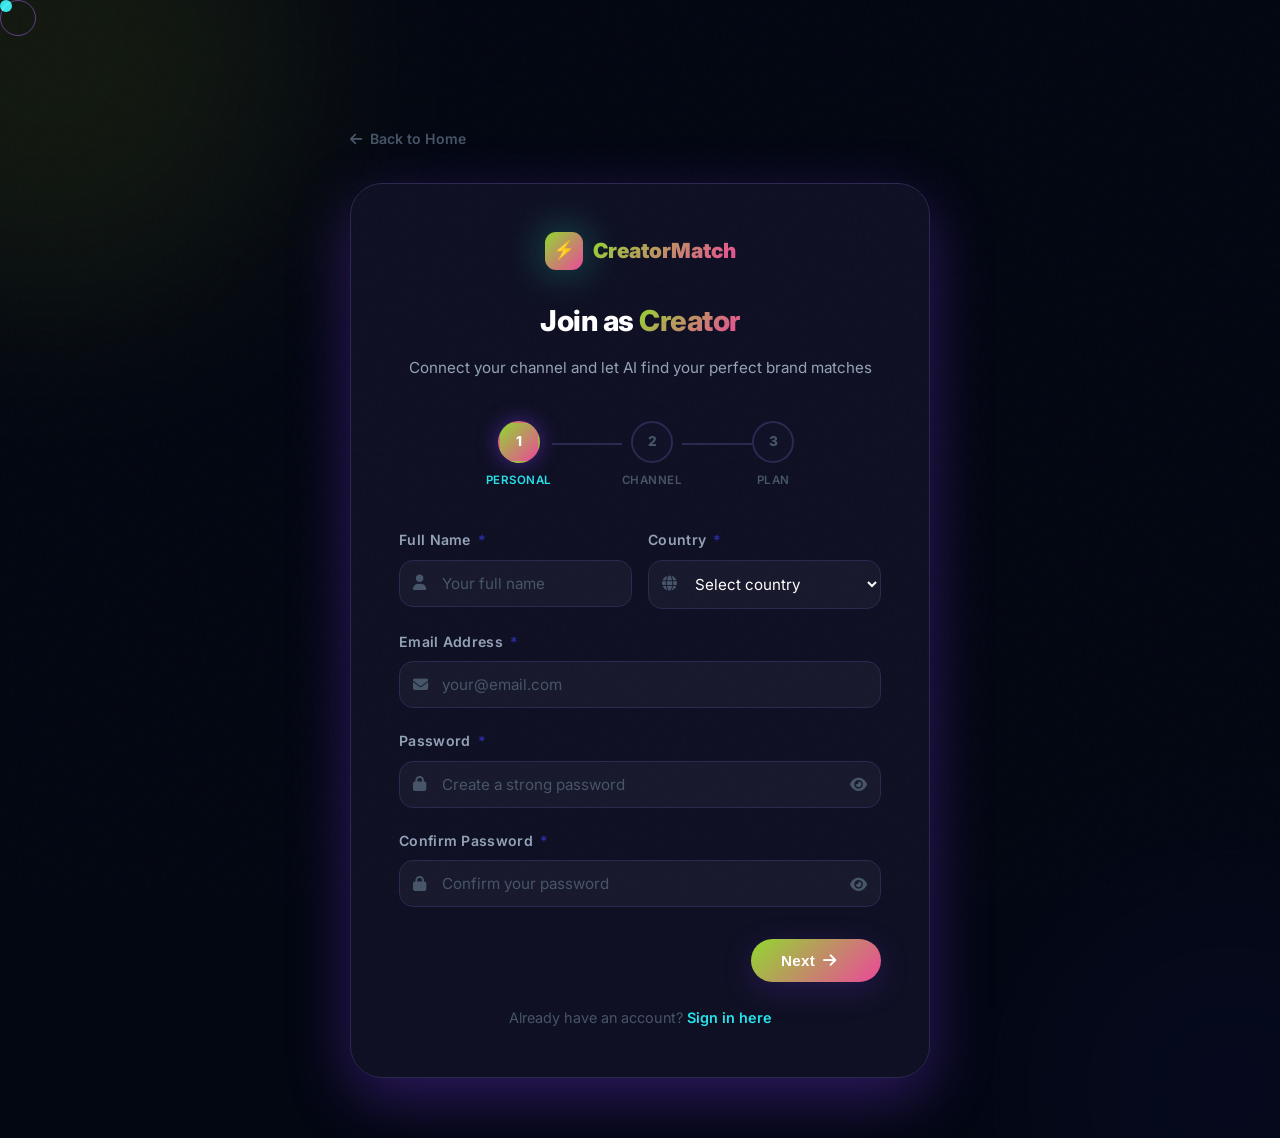
<file: creator-signup.html>
<!DOCTYPE html>
<html lang="en">
<head>
    <meta charset="UTF-8">
    <meta name="viewport" content="width=device-width, initial-scale=1.0">
    <title>Creator Signup - CreatorMatch AI</title>
    <link rel="stylesheet" href="style.css">
    <link href="https://fonts.googleapis.com/css2?family=Inter:wght@300;400;500;600;700;800;900&display=swap" rel="stylesheet">
    <link rel="stylesheet" href="https://cdnjs.cloudflare.com/ajax/libs/font-awesome/6.4.0/css/all.min.css">
</head>
<body>

<div class="cursor" id="cursor"></div>
<div class="cursor-follower" id="cursorFollower"></div>
<div class="toast-container" id="toastContainer"></div>

<div class="form-page">
    <div class="form-bg">
        <div class="form-blob form-blob-1"></div>
        <div class="form-blob form-blob-2"></div>
    </div>

    <div class="form-container">
        <a href="index.html" class="back-link">
            <i class="fas fa-arrow-left"></i> Back to Home
        </a>

        <div class="form-card">
            <div class="form-header">
                <a href="index.html" class="form-logo">
                    <div class="logo-icon">⚡</div>
                    <span class="gradient-text">CreatorMatch</span>
                </a>
                <h2>Join as <span class="gradient-text">Creator</span></h2>
                <p>Connect your channel and let AI find your perfect brand matches</p>
            </div>

            <!-- STEP INDICATOR -->
            <div class="step-indicator">
                <div class="step-item active" id="step-ind-1">
                    <div class="step-circle">1</div>
                    <span class="step-item-label">Personal</span>
                </div>
                <div class="step-connector" id="conn-1"></div>
                <div class="step-item" id="step-ind-2">
                    <div class="step-circle">2</div>
                    <span class="step-item-label">Channel</span>
                </div>
                <div class="step-connector" id="conn-2"></div>
                <div class="step-item" id="step-ind-3">
                    <div class="step-circle">3</div>
                    <span class="step-item-label">Plan</span>
                </div>
            </div>

            <form id="creatorSignupForm" novalidate>

                <!-- STEP 1 - PERSONAL INFO -->
                <div class="form-step-panel active" id="panel-1">
                    <div class="form-row">
                        <div class="form-group">
                            <label>Full Name <span class="req">*</span></label>
                            <div class="input-wrap">
                                <i class="fas fa-user i-icon"></i>
                                <input type="text" class="form-control" id="fullName"
                                    placeholder="Your full name" required>
                            </div>
                        </div>
                        <div class="form-group">
                            <label>Country <span class="req">*</span></label>
                            <div class="input-wrap">
                                <i class="fas fa-globe i-icon"></i>
                                <select class="form-control" id="country" required>
                                    <option value="">Select country</option>
                                    <option>India</option>
                                    <option>United States</option>
                                    <option>United Kingdom</option>
                                    <option>Canada</option>
                                    <option>Australia</option>
                                    <option>Germany</option>
                                    <option>France</option>
                                    <option>Brazil</option>
                                    <option>Japan</option>
                                    <option>South Korea</option>
                                    <option>Singapore</option>
                                    <option>UAE</option>
                                    <option>Other</option>
                                </select>
                            </div>
                        </div>
                    </div>

                    <div class="form-group">
                        <label>Email Address <span class="req">*</span></label>
                        <div class="input-wrap">
                            <i class="fas fa-envelope i-icon"></i>
                            <input type="email" class="form-control" id="email"
                                placeholder="your@email.com" required>
                        </div>
                    </div>

                    <div class="form-group">
                        <label>Password <span class="req">*</span></label>
                        <div class="input-wrap">
                            <i class="fas fa-lock i-icon"></i>
                            <input type="password" class="form-control" id="password"
                                placeholder="Create a strong password"
                                required oninput="checkPasswordStrength(this.value)">
                            <button type="button" class="pass-toggle"
                                onclick="togglePassword('password',this)">
                                <i class="fas fa-eye"></i>
                            </button>
                        </div>
                        <!-- PASSWORD STRENGTH -->
                        <div class="pass-strength" id="passStrength" style="display:none">
                            <div class="pass-strength-bars">
                                <div class="pass-bar" id="bar1"></div>
                                <div class="pass-bar" id="bar2"></div>
                                <div class="pass-bar" id="bar3"></div>
                                <div class="pass-bar" id="bar4"></div>
                            </div>
                            <span class="pass-strength-text" id="passStrengthText"></span>
                        </div>
                    </div>

                    <div class="form-group">
                        <label>Confirm Password <span class="req">*</span></label>
                        <div class="input-wrap">
                            <i class="fas fa-lock i-icon"></i>
                            <input type="password" class="form-control" id="confirmPassword"
                                placeholder="Confirm your password" required>
                            <button type="button" class="pass-toggle"
                                onclick="togglePassword('confirmPassword',this)">
                                <i class="fas fa-eye"></i>
                            </button>
                        </div>
                    </div>

                    <div class="form-nav">
                        <div></div>
                        <button type="button" class="btn btn-primary"
                            onclick="nextStep(1)">
                            Next <i class="fas fa-arrow-right"></i>
                        </button>
                    </div>
                </div>

                <!-- STEP 2 - CHANNEL INFO -->
                <div class="form-step-panel" id="panel-2">
                    <div class="form-group">
                        <label>YouTube Channel Link <span class="req">*</span></label>
                        <div class="input-wrap">
                            <i class="fab fa-youtube i-icon" style="color:#ff0000"></i>
                            <input type="url" class="form-control" id="youtubeLink"
                                placeholder="https://youtube.com/@yourchannel" required>
                        </div>
                        <div class="form-hint">
                            <i class="fas fa-info-circle"></i>
                            Our AI will analyze your channel data automatically
                        </div>
                    </div>

                    <div class="form-row">
                        <div class="form-group">
                            <label>Content Niche <span class="req">*</span></label>
                            <div class="input-wrap">
                                <i class="fas fa-tag i-icon"></i>
                                <select class="form-control" id="niche" required>
                                    <option value="">Select niche</option>
                                    <option>Technology</option>
                                    <option>Gaming</option>
                                    <option>Beauty & Fashion</option>
                                    <option>Fitness & Health</option>
                                    <option>Food & Cooking</option>
                                    <option>Travel</option>
                                    <option>Finance</option>
                                    <option>Education</option>
                                    <option>Entertainment</option>
                                    <option>Lifestyle</option>
                                    <option>Music</option>
                                    <option>Sports</option>
                                    <option>Business</option>
                                    <option>Art & Design</option>
                                    <option>Other</option>
                                </select>
                            </div>
                        </div>
                        <div class="form-group">
                            <label>Primary Content Type <span class="req">*</span></label>
                            <div class="input-wrap">
                                <i class="fas fa-film i-icon"></i>
                                <select class="form-control" id="contentType" required>
                                    <option value="">Select type</option>
                                    <option>Reviews</option>
                                    <option>Tutorials</option>
                                    <option>Vlogs</option>
                                    <option>Shorts</option>
                                    <option>Live Streams</option>
                                    <option>Podcasts</option>
                                    <option>Documentaries</option>
                                    <option>Comedy</option>
                                    <option>Interviews</option>
                                    <option>Other</option>
                                </select>
                            </div>
                        </div>
                    </div>

                    <div class="form-row">
                        <div class="form-group">
                            <label>Approximate Subscriber Count</label>
                            <div class="input-wrap">
                                <i class="fas fa-users i-icon"></i>
                                <select class="form-control" id="subCount">
                                    <option value="">Select range</option>
                                    <option>Under 1K</option>
                                    <option>1K - 10K</option>
                                    <option>10K - 50K</option>
                                    <option>50K - 100K</option>
                                    <option>100K - 500K</option>
                                    <option>500K - 1M</option>
                                    <option>Above 1M</option>
                                </select>
                            </div>
                        </div>
                        <div class="form-group">
                            <label>Upload Frequency</label>
                            <div class="input-wrap">
                                <i class="fas fa-calendar i-icon"></i>
                                <select class="form-control" id="uploadFreq">
                                    <option value="">Select frequency</option>
                                    <option>Daily</option>
                                    <option>2-3 times/week</option>
                                    <option>Weekly</option>
                                    <option>Bi-weekly</option>
                                    <option>Monthly</option>
                                </select>
                            </div>
                        </div>
                    </div>

                    <div class="form-group">
                        <label>Bio / About You</label>
                        <textarea class="form-control" id="bio"
                            placeholder="Tell brands about yourself and your content..."
                            rows="3"></textarea>
                    </div>

                    <div class="form-nav">
                        <button type="button" class="btn btn-outline"
                            onclick="prevStep(2)">
                            <i class="fas fa-arrow-left"></i> Back
                        </button>
                        <button type="button" class="btn btn-primary"
                            onclick="nextStep(2)">
                            Next <i class="fas fa-arrow-right"></i>
                        </button>
                    </div>
                </div>

                <!-- STEP 3 - PLAN SELECTION -->
                <div class="form-step-panel" id="panel-3">
                    <div class="form-group">
                        <label>Choose Your Plan <span class="req">*</span></label>
                        <div class="plan-selector">
                            <div class="plan-option selected" onclick="selectPlan(this,'free')">
                                <input type="radio" name="plan" value="free" checked>
                                <div class="plan-check"><i class="fas fa-check"></i></div>
                                <div class="plan-option-name">Free</div>
                                <div class="plan-option-price">$0</div>
                                <div class="plan-option-sub">per month</div>
                            </div>
                            <div class="plan-option" onclick="selectPlan(this,'pro')">
                                <input type="radio" name="plan" value="pro">
                                <div class="plan-check"><i class="fas fa-check"></i></div>
                                <div class="plan-option-name">Pro</div>
                                <div class="plan-option-price">$29</div>
                                <div class="plan-option-sub">per month</div>
                            </div>
                            <div class="plan-option" onclick="selectPlan(this,'enterprise')">
                                <input type="radio" name="plan" value="enterprise">
                                <div class="plan-check"><i class="fas fa-check"></i></div>
                                <div class="plan-option-name">Enterprise</div>
                                <div class="plan-option-price">$99</div>
                                <div class="plan-option-sub">per month</div>
                            </div>
                        </div>
                    </div>

                    <!-- TERMS -->
                    <div class="form-group">
                        <label class="check-group">
                            <input type="checkbox" id="terms">
                            <div class="check-box"></div>
                            <span class="check-label">
                                I agree to the
                                <a href="#">Terms of Service</a> and
                                <a href="#">Privacy Policy</a>
                            </span>
                        </label>
                    </div>

                    <div class="form-group">
                        <label class="check-group">
                            <input type="checkbox" id="newsletter">
                            <div class="check-box"></div>
                            <span class="check-label">
                                Send me updates about new features and campaigns
                            </span>
                        </label>
                    </div>

                    <div class="form-nav">
                        <button type="button" class="btn btn-outline"
                            onclick="prevStep(3)">
                            <i class="fas fa-arrow-left"></i> Back
                        </button>
                        <button type="submit" class="btn btn-primary"
                            id="submitBtn">
                            <i class="fas fa-rocket"></i> Create Account
                        </button>
                    </div>
                </div>

            </form>

            <div class="form-footer">
                Already have an account?
                <a href="login.html">Sign in here</a>
            </div>
        </div>
    </div>
</div>

<script src="main.js"></script>
</body>
</html>
</file>
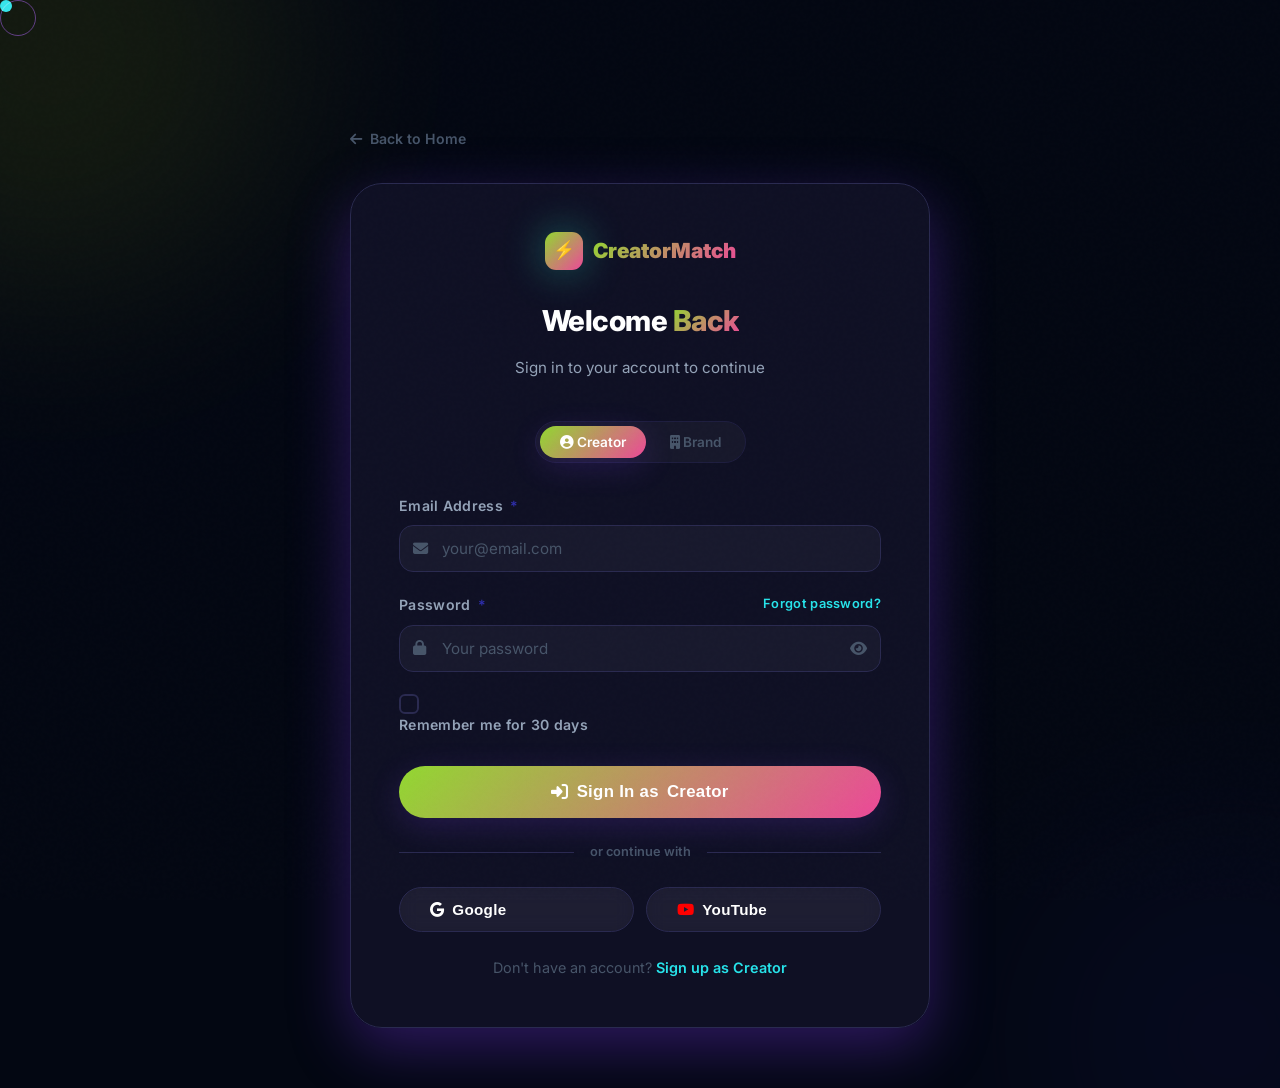
<file: login.html>
<!-- ===== login.html ===== -->
<!DOCTYPE html>
<html lang="en">
<head>
    <meta charset="UTF-8">
    <meta name="viewport" content="width=device-width, initial-scale=1.0">
    <title>Login - CreatorMatch AI</title>
    <link rel="stylesheet" href="style.css">
    <link href="https://fonts.googleapis.com/css2?family=Inter:wght@300;400;500;600;700;800;900&display=swap" rel="stylesheet">
    <link rel="stylesheet" href="https://cdnjs.cloudflare.com/ajax/libs/font-awesome/6.4.0/css/all.min.css">
</head>
<body>

<div class="cursor" id="cursor"></div>
<div class="cursor-follower" id="cursorFollower"></div>
<div class="toast-container" id="toastContainer"></div>

<div class="form-page">
    <div class="form-bg">
        <div class="form-blob form-blob-1"></div>
        <div class="form-blob form-blob-2"></div>
    </div>

    <div class="form-container">
        <a href="index.html" class="back-link">
            <i class="fas fa-arrow-left"></i> Back to Home
        </a>

        <div class="form-card">
            <div class="form-header">
                <a href="index.html" class="form-logo">
                    <div class="logo-icon">⚡</div>
                    <span class="gradient-text">CreatorMatch</span>
                </a>
                <h2>Welcome <span class="gradient-text">Back</span></h2>
                <p>Sign in to your account to continue</p>
            </div>

            <!-- LOGIN TYPE TABS -->
            <div class="tabs" style="margin:0 auto 32px;display:flex">
                <button class="tab-btn active" id="creatorTab"
                    onclick="switchLoginType('creator')">
                    <i class="fas fa-user-circle"></i> Creator
                </button>
                <button class="tab-btn" id="brandTab"
                    onclick="switchLoginType('brand')">
                    <i class="fas fa-building"></i> Brand
                </button>
            </div>

            <form id="loginForm" novalidate>

                <div class="form-group">
                    <label>Email Address <span class="req">*</span></label>
                    <div class="input-wrap">
                        <i class="fas fa-envelope i-icon"></i>
                        <input type="email" class="form-control"
                            id="loginEmail"
                            placeholder="your@email.com" required>
                    </div>
                </div>

                <div class="form-group">
                    <label>
                        Password <span class="req">*</span>
                        <a href="#" style="float:right;font-size:0.8rem;
                            color:var(--primary-light);font-weight:600">
                            Forgot password?
                        </a>
                    </label>
                    <div class="input-wrap">
                        <i class="fas fa-lock i-icon"></i>
                        <input type="password" class="form-control"
                            id="loginPassword"
                            placeholder="Your password" required>
                        <button type="button" class="pass-toggle"
                            onclick="togglePassword('loginPassword',this)">
                            <i class="fas fa-eye"></i>
                        </button>
                    </div>
                </div>

                <div class="form-group">
                    <label class="check-group">
                        <input type="checkbox" id="rememberMe">
                        <div class="check-box"></div>
                        <span class="check-label">Remember me for 30 days</span>
                    </label>
                </div>

                <button type="submit" class="btn btn-primary btn-full btn-lg"
                    id="loginBtn" style="margin-top:8px">
                    <i class="fas fa-sign-in-alt"></i>
                    Sign In as <span id="loginTypeText">Creator</span>
                </button>

                <div class="form-divider">
                    <div class="form-divider-line"></div>
                    <span class="form-divider-text">or continue with</span>
                    <div class="form-divider-line"></div>
                </div>

                <div style="display:grid;grid-template-columns:1fr 1fr;gap:12px">
                    <button type="button" class="btn btn-ghost">
                        <i class="fab fa-google"></i> Google
                    </button>
                    <button type="button" class="btn btn-ghost">
                        <i class="fab fa-youtube" style="color:#ff0000"></i> YouTube
                    </button>
                </div>

            </form>

            <div class="form-footer" style="margin-top:24px">
                Don't have an account?
                <a href="creator-signup.html" id="signupLink">Sign up as Creator</a>
            </div>
        </div>
    </div>
</div>

<script src="main.js"></script>
</body>
</html>
</file>
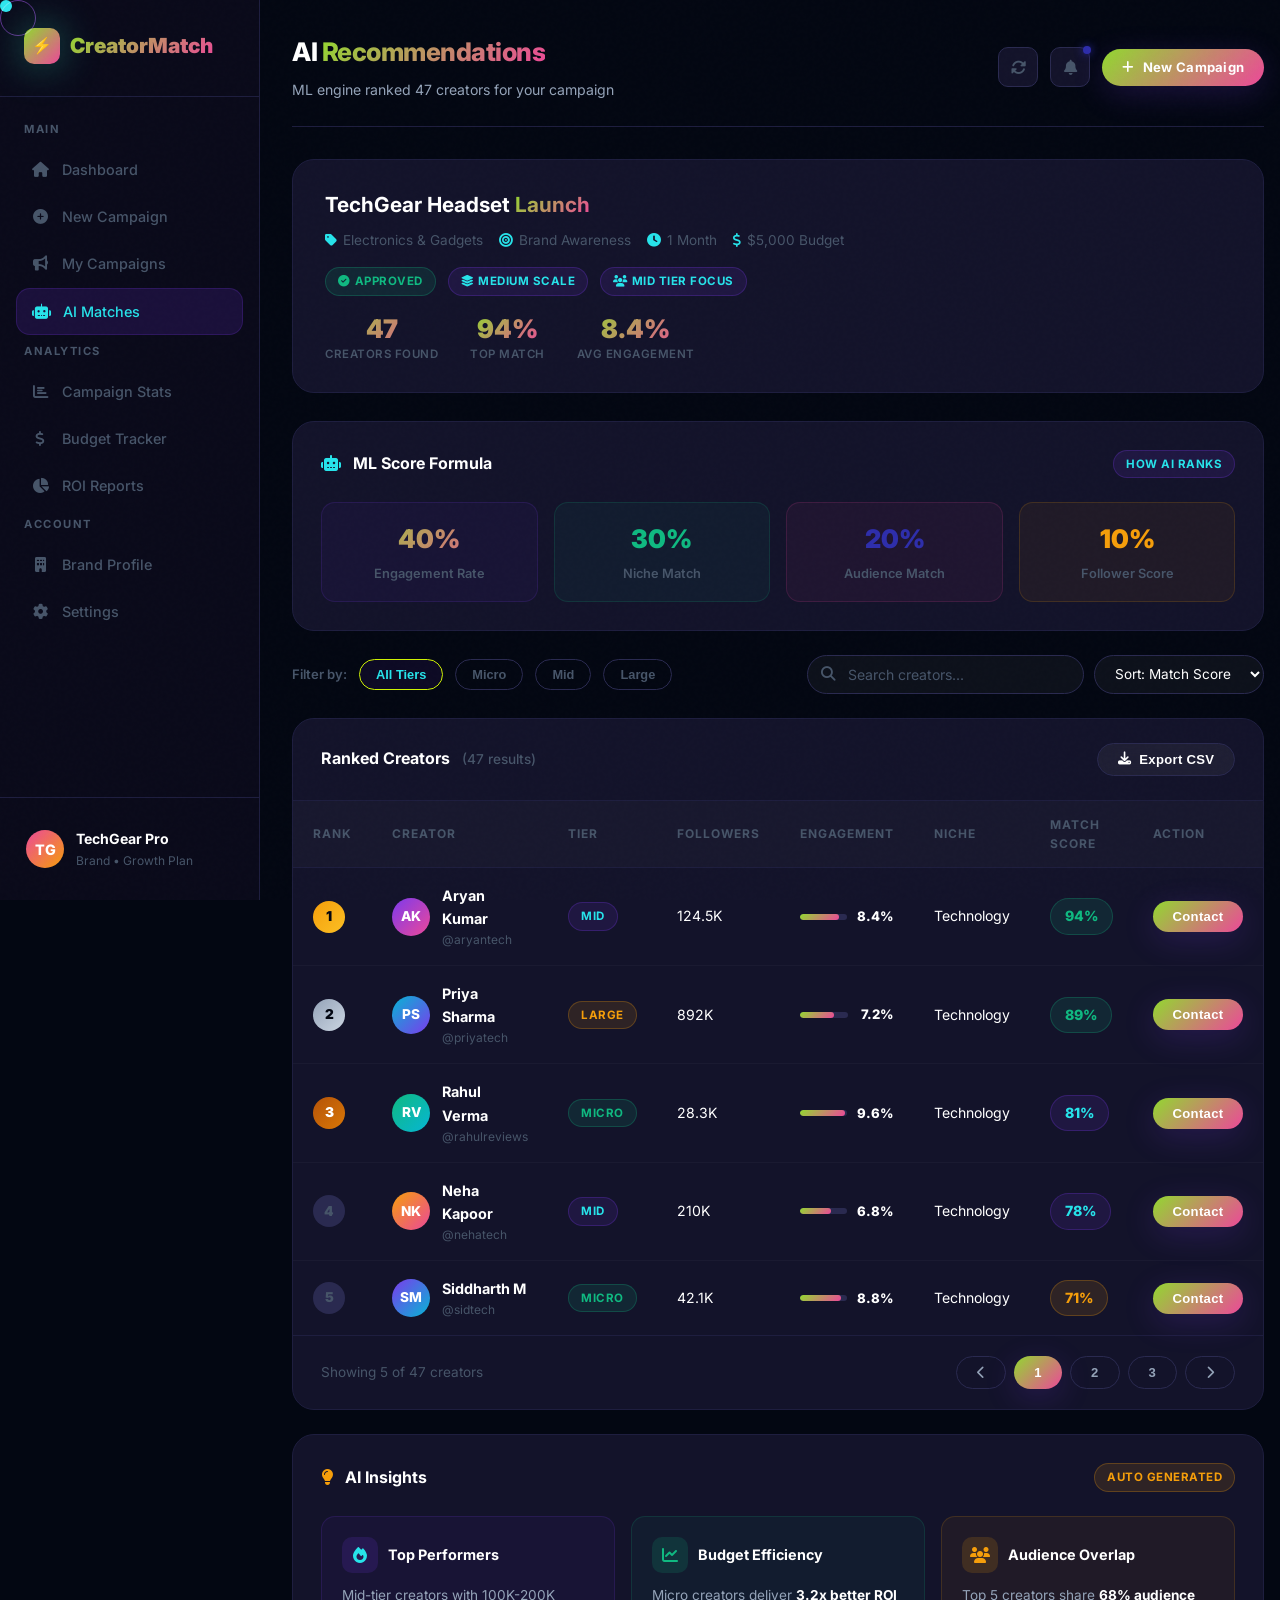
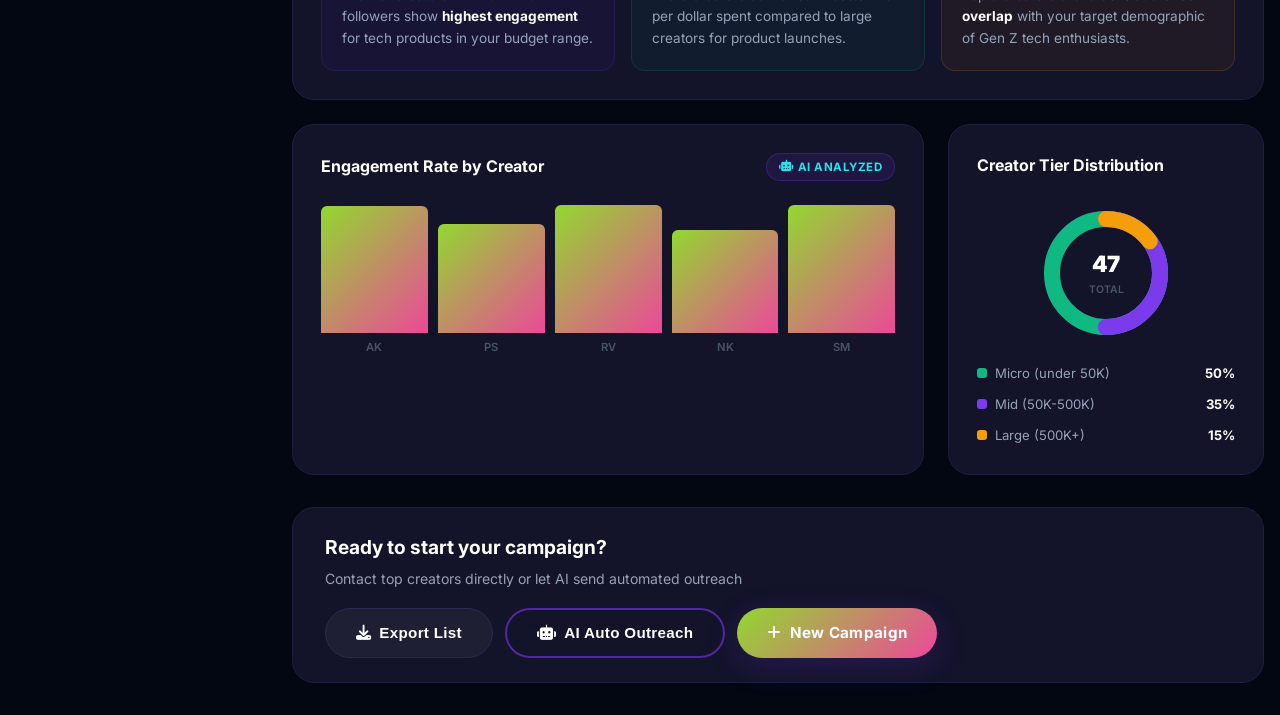
<file: recommendations.html>
<!DOCTYPE html>
<html lang="en">
<head>
    <meta charset="UTF-8">
    <meta name="viewport" content="width=device-width, initial-scale=1.0">
    <title>AI Recommendations - CreatorMatch AI</title>
    <link rel="stylesheet" href="style.css">
    <link href="https://fonts.googleapis.com/css2?family=Inter:wght@300;400;500;600;700;800;900&display=swap" rel="stylesheet">
    <link rel="stylesheet" href="https://cdnjs.cloudflare.com/ajax/libs/font-awesome/6.4.0/css/all.min.css">
</head>
<body>

<div class="cursor" id="cursor"></div>
<div class="cursor-follower" id="cursorFollower"></div>
<div class="toast-container" id="toastContainer"></div>

<div class="loading-overlay" id="loadingOverlay">
    <div class="loading-spinner"></div>
    <div class="loading-text">AI is ranking creators...</div>
    <div class="loading-sub">
        Running ML scoring engine • Analyzing 47 creators
    </div>
</div>

<div class="dashboard-layout">

    <!-- SIDEBAR -->
    <aside class="sidebar" id="sidebar">
        <div class="sidebar-logo">
            <div class="logo-icon">⚡</div>
            <span class="gradient-text">CreatorMatch</span>
        </div>
        <div class="sidebar-section">
            <div class="sidebar-section-label">Main</div>
            <a href="brand-dashboard.html" class="sidebar-link">
                <i class="fas fa-home"></i> Dashboard
            </a>
            <a href="campaign-create.html" class="sidebar-link">
                <i class="fas fa-plus-circle"></i> New Campaign
            </a>
            <a href="#" class="sidebar-link">
                <i class="fas fa-bullhorn"></i> My Campaigns
            </a>
            <a href="recommendations.html" class="sidebar-link active">
                <i class="fas fa-robot"></i> AI Matches
            </a>
        </div>
        <div class="sidebar-section">
            <div class="sidebar-section-label">Analytics</div>
            <a href="#" class="sidebar-link">
                <i class="fas fa-chart-bar"></i> Campaign Stats
            </a>
            <a href="#" class="sidebar-link">
                <i class="fas fa-dollar-sign"></i> Budget Tracker
            </a>
            <a href="#" class="sidebar-link">
                <i class="fas fa-chart-pie"></i> ROI Reports
            </a>
        </div>
        <div class="sidebar-section">
            <div class="sidebar-section-label">Account</div>
            <a href="#" class="sidebar-link">
                <i class="fas fa-building"></i> Brand Profile
            </a>
            <a href="#" class="sidebar-link">
                <i class="fas fa-cog"></i> Settings
            </a>
        </div>
        <div class="sidebar-bottom">
            <div class="sidebar-user">
                <div class="user-avatar"
                    style="background:linear-gradient(135deg,#ec4899,#f59e0b)">
                    TG
                </div>
                <div class="user-info">
                    <div class="user-name">TechGear Pro</div>
                    <div class="user-role">Brand • Growth Plan</div>
                </div>
            </div>
        </div>
    </aside>

    <!-- MAIN CONTENT -->
    <main class="main-content">

        <!-- TOP BAR -->
        <div class="dash-topbar">
            <div class="dash-topbar-left">
                <h2>AI <span class="gradient-text">Recommendations</span></h2>
                <p>ML engine ranked 47 creators for your campaign</p>
            </div>
            <div class="dash-topbar-right">
                <div class="topbar-icon-btn">
                    <i class="fas fa-sync-alt"></i>
                </div>
                <div class="topbar-icon-btn" style="position:relative">
                    <i class="fas fa-bell"></i>
                    <div class="notif-dot"></div>
                </div>
                <a href="campaign-create.html" class="btn btn-primary btn-sm">
                    <i class="fas fa-plus"></i> New Campaign
                </a>
            </div>
        </div>

        <!-- CAMPAIGN SUMMARY CARD -->
        <div class="rec-header-card">
            <div class="rec-campaign-info">
                <h3>TechGear Headset <span class="gradient-text">Launch</span></h3>
                <div class="rec-campaign-meta">
                    <div class="rec-meta-item">
                        <i class="fas fa-tag"></i>
                        Electronics & Gadgets
                    </div>
                    <div class="rec-meta-item">
                        <i class="fas fa-bullseye"></i>
                        Brand Awareness
                    </div>
                    <div class="rec-meta-item">
                        <i class="fas fa-clock"></i>
                        1 Month
                    </div>
                    <div class="rec-meta-item">
                        <i class="fas fa-dollar-sign"></i>
                        $5,000 Budget
                    </div>
                </div>
                <div style="display:flex;gap:12px;margin-top:16px;
                    flex-wrap:wrap">
                    <span class="badge badge-success">
                        <i class="fas fa-check-circle"></i> Approved
                    </span>
                    <span class="badge badge-primary">
                        <i class="fas fa-layer-group"></i> Medium Scale
                    </span>
                    <span class="badge badge-mid">
                        <i class="fas fa-users"></i> Mid Tier Focus
                    </span>
                </div>
            </div>
            <div class="rec-stats">
                <div class="rec-stat">
                    <div class="rec-stat-num">47</div>
                    <div class="rec-stat-label">Creators Found</div>
                </div>
                <div class="rec-stat">
                    <div class="rec-stat-num">94%</div>
                    <div class="rec-stat-label">Top Match</div>
                </div>
                <div class="rec-stat">
                    <div class="rec-stat-num">8.4%</div>
                    <div class="rec-stat-label">Avg Engagement</div>
                </div>
            </div>
        </div>

        <!-- SCORE FORMULA CARD -->
        <div class="chart-card" style="margin-bottom:24px">
            <div class="chart-card-header">
                <h4>
                    <i class="fas fa-robot"
                        style="color:var(--primary-light);margin-right:8px">
                    </i>
                    ML Score Formula
                </h4>
                <span class="badge badge-primary">How AI Ranks</span>
            </div>
            <div style="display:grid;
                grid-template-columns:repeat(4,1fr);
                gap:16px;margin-top:8px">
                <div style="text-align:center;padding:16px;
                    background:rgba(124,58,237,0.06);
                    border:1px solid rgba(124,58,237,0.15);
                    border-radius:var(--radius)">
                    <div style="font-size:1.6rem;font-weight:900;
                        background:var(--gradient);
                        -webkit-background-clip:text;
                        -webkit-text-fill-color:transparent;
                        background-clip:text">
                        40%
                    </div>
                    <div style="font-size:0.8rem;color:var(--text-muted);
                        font-weight:600;margin-top:4px">
                        Engagement Rate
                    </div>
                </div>
                <div style="text-align:center;padding:16px;
                    background:rgba(16,185,129,0.06);
                    border:1px solid rgba(16,185,129,0.15);
                    border-radius:var(--radius)">
                    <div style="font-size:1.6rem;font-weight:900;
                        color:var(--success)">
                        30%
                    </div>
                    <div style="font-size:0.8rem;color:var(--text-muted);
                        font-weight:600;margin-top:4px">
                        Niche Match
                    </div>
                </div>
                <div style="text-align:center;padding:16px;
                    background:rgba(236,72,153,0.06);
                    border:1px solid rgba(236,72,153,0.15);
                    border-radius:var(--radius)">
                    <div style="font-size:1.6rem;font-weight:900;
                        color:var(--secondary)">
                        20%
                    </div>
                    <div style="font-size:0.8rem;color:var(--text-muted);
                        font-weight:600;margin-top:4px">
                        Audience Match
                    </div>
                </div>
                <div style="text-align:center;padding:16px;
                    background:rgba(245,158,11,0.06);
                    border:1px solid rgba(245,158,11,0.15);
                    border-radius:var(--radius)">
                    <div style="font-size:1.6rem;font-weight:900;
                        color:var(--warning)">
                        10%
                    </div>
                    <div style="font-size:0.8rem;color:var(--text-muted);
                        font-weight:600;margin-top:4px">
                        Follower Score
                    </div>
                </div>
            </div>
        </div>

        <!-- FILTERS -->
        <div class="rec-filters">
            <span class="rec-filter-label">Filter by:</span>
            <button class="filter-btn active"
                onclick="filterRec('all',this)">
                All Tiers
            </button>
            <button class="filter-btn"
                onclick="filterRec('micro',this)">
                Micro
            </button>
            <button class="filter-btn"
                onclick="filterRec('mid',this)">
                Mid
            </button>
            <button class="filter-btn"
                onclick="filterRec('large',this)">
                Large
            </button>
            <div style="margin-left:auto;display:flex;gap:10px">
                <div class="search-bar">
                    <i class="fas fa-search"></i>
                    <input type="text"
                        placeholder="Search creators..."
                        oninput="searchRec(this.value)">
                </div>
                <select class="form-control"
                    style="width:auto;padding:8px 16px;
                    border-radius:50px;font-size:0.85rem"
                    onchange="sortRec(this.value)">
                    <option value="score">Sort: Match Score</option>
                    <option value="engagement">Sort: Engagement</option>
                    <option value="followers">Sort: Followers</option>
                </select>
            </div>
        </div>

        <!-- RECOMMENDATIONS TABLE -->
        <div class="table-card">
            <div class="table-header">
                <h4>
                    Ranked Creators
                    <span style="color:var(--text-muted);
                        font-weight:500;font-size:0.85rem;
                        margin-left:8px">
                        (47 results)
                    </span>
                </h4>
                <button class="btn btn-ghost btn-sm">
                    <i class="fas fa-download"></i> Export CSV
                </button>
            </div>

            <table class="data-table" id="recTable">
                <thead>
                    <tr>
                        <th>Rank</th>
                        <th>Creator</th>
                        <th>Tier</th>
                        <th>Followers</th>
                        <th>Engagement</th>
                        <th>Niche</th>
                        <th>Match Score</th>
                        <th>Action</th>
                    </tr>
                </thead>
                <tbody id="recTableBody">

                    <!-- RANK 1 -->
                    <tr data-tier="mid" data-score="94">
                        <td>
                            <div class="rank-num rank-1">1</div>
                        </td>
                        <td>
                            <div class="creator-cell">
                                <div class="creator-avatar"
                                    style="background:linear-gradient(135deg,#7c3aed,#ec4899)">
                                    AK
                                </div>
                                <div>
                                    <div class="creator-cell-name">
                                        Aryan Kumar
                                    </div>
                                    <div class="creator-cell-handle">
                                        @aryantech
                                    </div>
                                </div>
                            </div>
                        </td>
                        <td><span class="badge badge-mid">Mid</span></td>
                        <td>124.5K</td>
                        <td>
                            <div class="score-bar-wrap">
                                <div class="score-bar">
                                    <div class="score-bar-fill"
                                        style="width:84%"></div>
                                </div>
                                <span class="score-bar-num">8.4%</span>
                            </div>
                        </td>
                        <td>Technology</td>
                        <td>
                            <div class="score-breakdown">
                                <span class="match-score-display
                                    match-score-high">94%</span>
                                <div class="score-breakdown-tooltip">
                                    <div class="breakdown-title">
                                        Score Breakdown
                                    </div>
                                    <div class="breakdown-item">
                                        <span class="breakdown-item-label">
                                            Engagement (40%)
                                        </span>
                                        <span class="breakdown-item-val">
                                            37.6
                                        </span>
                                    </div>
                                    <div class="breakdown-bar">
                                        <div class="breakdown-bar-fill"
                                            style="width:94"
                                            <!-- Completing recommendations.html table rows -->
                                    </div>
                                    <div class="breakdown-item">
                                        <span class="breakdown-item-label">
                                            Niche Match (30%)
                                        </span>
                                        <span class="breakdown-item-val">28.2</span>
                                    </div>
                                    <div class="breakdown-bar">
                                        <div class="breakdown-bar-fill"
                                            style="width:94%"></div>
                                    </div>
                                    <div class="breakdown-item">
                                        <span class="breakdown-item-label">
                                            Audience (20%)
                                        </span>
                                        <span class="breakdown-item-val">18.8</span>
                                    </div>
                                    <div class="breakdown-bar">
                                        <div class="breakdown-bar-fill"
                                            style="width:94%"></div>
                                    </div>
                                    <div class="breakdown-item">
                                        <span class="breakdown-item-label">
                                            Followers (10%)
                                        </span>
                                        <span class="breakdown-item-val">9.4</span>
                                    </div>
                                    <div class="breakdown-bar">
                                        <div class="breakdown-bar-fill"
                                            style="width:94%"></div>
                                    </div>
                                </div>
                            </div>
                        </td>
                        <td>
                            <button class="btn btn-primary btn-sm">
                                Contact
                            </button>
                        </td>
                    </tr>

                    <!-- RANK 2 -->
                    <tr data-tier="large" data-score="89">
                        <td><div class="rank-num rank-2">2</div></td>
                        <td>
                            <div class="creator-cell">
                                <div class="creator-avatar"
                                    style="background:linear-gradient(135deg,#06b6d4,#7c3aed)">
                                    PS
                                </div>
                                <div>
                                    <div class="creator-cell-name">Priya Sharma</div>
                                    <div class="creator-cell-handle">@priyatech</div>
                                </div>
                            </div>
                        </td>
                        <td><span class="badge badge-large">Large</span></td>
                        <td>892K</td>
                        <td>
                            <div class="score-bar-wrap">
                                <div class="score-bar">
                                    <div class="score-bar-fill" style="width:72%"></div>
                                </div>
                                <span class="score-bar-num">7.2%</span>
                            </div>
                        </td>
                        <td>Technology</td>
                        <td>
                            <div class="score-breakdown">
                                <span class="match-score-display match-score-high">89%</span>
                                <div class="score-breakdown-tooltip">
                                    <div class="breakdown-title">Score Breakdown</div>
                                    <div class="breakdown-item">
                                        <span class="breakdown-item-label">Engagement (40%)</span>
                                        <span class="breakdown-item-val">35.6</span>
                                    </div>
                                    <div class="breakdown-bar">
                                        <div class="breakdown-bar-fill" style="width:89%"></div>
                                    </div>
                                    <div class="breakdown-item">
                                        <span class="breakdown-item-label">Niche Match (30%)</span>
                                        <span class="breakdown-item-val">26.7</span>
                                    </div>
                                    <div class="breakdown-bar">
                                        <div class="breakdown-bar-fill" style="width:89%"></div>
                                    </div>
                                    <div class="breakdown-item">
                                        <span class="breakdown-item-label">Audience (20%)</span>
                                        <span class="breakdown-item-val">17.8</span>
                                    </div>
                                    <div class="breakdown-bar">
                                        <div class="breakdown-bar-fill" style="width:89%"></div>
                                    </div>
                                    <div class="breakdown-item">
                                        <span class="breakdown-item-label">Followers (10%)</span>
                                        <span class="breakdown-item-val">8.9</span>
                                    </div>
                                    <div class="breakdown-bar">
                                        <div class="breakdown-bar-fill" style="width:89%"></div>
                                    </div>
                                </div>
                            </div>
                        </td>
                        <td><button class="btn btn-primary btn-sm">Contact</button></td>
                    </tr>

                    <!-- RANK 3 -->
                    <tr data-tier="micro" data-score="81">
                        <td><div class="rank-num rank-3">3</div></td>
                        <td>
                            <div class="creator-cell">
                                <div class="creator-avatar"
                                    style="background:linear-gradient(135deg,#10b981,#06b6d4)">
                                    RV
                                </div>
                                <div>
                                    <div class="creator-cell-name">Rahul Verma</div>
                                    <div class="creator-cell-handle">@rahulreviews</div>
                                </div>
                            </div>
                        </td>
                        <td><span class="badge badge-micro">Micro</span></td>
                        <td>28.3K</td>
                        <td>
                            <div class="score-bar-wrap">
                                <div class="score-bar">
                                    <div class="score-bar-fill" style="width:96%"></div>
                                </div>
                                <span class="score-bar-num">9.6%</span>
                            </div>
                        </td>
                        <td>Technology</td>
                        <td>
                            <div class="score-breakdown">
                                <span class="match-score-display match-score-mid">81%</span>
                                <div class="score-breakdown-tooltip">
                                    <div class="breakdown-title">Score Breakdown</div>
                                    <div class="breakdown-item">
                                        <span class="breakdown-item-label">Engagement (40%)</span>
                                        <span class="breakdown-item-val">38.4</span>
                                    </div>
                                    <div class="breakdown-bar">
                                        <div class="breakdown-bar-fill" style="width:81%"></div>
                                    </div>
                                    <div class="breakdown-item">
                                        <span class="breakdown-item-label">Niche Match (30%)</span>
                                        <span class="breakdown-item-val">24.3</span>
                                    </div>
                                    <div class="breakdown-bar">
                                        <div class="breakdown-bar-fill" style="width:81%"></div>
                                    </div>
                                    <div class="breakdown-item">
                                        <span class="breakdown-item-label">Audience (20%)</span>
                                        <span class="breakdown-item-val">16.2</span>
                                    </div>
                                    <div class="breakdown-bar">
                                        <div class="breakdown-bar-fill" style="width:81%"></div>
                                    </div>
                                    <div class="breakdown-item">
                                        <span class="breakdown-item-label">Followers (10%)</span>
                                        <span class="breakdown-item-val">8.1</span>
                                    </div>
                                    <div class="breakdown-bar">
                                        <div class="breakdown-bar-fill" style="width:81%"></div>
                                    </div>
                                </div>
                            </div>
                        </td>
                        <td><button class="btn btn-primary btn-sm">Contact</button></td>
                    </tr>

                    <!-- RANK 4 -->
                    <tr data-tier="mid" data-score="78">
                        <td><div class="rank-num rank-other">4</div></td>
                        <td>
                            <div class="creator-cell">
                                <div class="creator-avatar"
                                    style="background:linear-gradient(135deg,#f59e0b,#ec4899)">
                                    NK
                                </div>
                                <div>
                                    <div class="creator-cell-name">Neha Kapoor</div>
                                    <div class="creator-cell-handle">@nehatech</div>
                                </div>
                            </div>
                        </td>
                        <td><span class="badge badge-mid">Mid</span></td>
                        <td>210K</td>
                        <td>
                            <div class="score-bar-wrap">
                                <div class="score-bar">
                                    <div class="score-bar-fill" style="width:68%"></div>
                                </div>
                                <span class="score-bar-num">6.8%</span>
                            </div>
                        </td>
                        <td>Technology</td>
                        <td>
                            <div class="score-breakdown">
                                <span class="match-score-display match-score-mid">78%</span>
                                <div class="score-breakdown-tooltip">
                                    <div class="breakdown-title">Score Breakdown</div>
                                    <div class="breakdown-item">
                                        <span class="breakdown-item-label">Engagement (40%)</span>
                                        <span class="breakdown-item-val">31.2</span>
                                    </div>
                                    <div class="breakdown-bar">
                                        <div class="breakdown-bar-fill" style="width:78%"></div>
                                    </div>
                                    <div class="breakdown-item">
                                        <span class="breakdown-item-label">Niche Match (30%)</span>
                                        <span class="breakdown-item-val">23.4</span>
                                    </div>
                                    <div class="breakdown-bar">
                                        <div class="breakdown-bar-fill" style="width:78%"></div>
                                    </div>
                                    <div class="breakdown-item">
                                        <span class="breakdown-item-label">Audience (20%)</span>
                                        <span class="breakdown-item-val">15.6</span>
                                    </div>
                                    <div class="breakdown-bar">
                                        <div class="breakdown-bar-fill" style="width:78%"></div>
                                    </div>
                                    <div class="breakdown-item">
                                        <span class="breakdown-item-label">Followers (10%)</span>
                                        <span class="breakdown-item-val">7.8</span>
                                    </div>
                                    <div class="breakdown-bar">
                                        <div class="breakdown-bar-fill" style="width:78%"></div>
                                    </div>
                                </div>
                            </div>
                        </td>
                        <td><button class="btn btn-primary btn-sm">Contact</button></td>
                    </tr>

                    <!-- RANK 5 -->
                    <tr data-tier="micro" data-score="71">
                        <td><div class="rank-num rank-other">5</div></td>
                        <td>
                            <div class="creator-cell">
                                <div class="creator-avatar"
                                    style="background:linear-gradient(135deg,#7c3aed,#06b6d4)">
                                    SM
                                </div>
                                <div>
                                    <div class="creator-cell-name">Siddharth M</div>
                                    <div class="creator-cell-handle">@sidtech</div>
                                </div>
                            </div>
                        </td>
                        <td><span class="badge badge-micro">Micro</span></td>
                        <td>42.1K</td>
                        <td>
                            <div class="score-bar-wrap">
                                <div class="score-bar">
                                    <div class="score-bar-fill" style="width:88%"></div>
                                </div>
                                <span class="score-bar-num">8.8%</span>
                            </div>
                        </td>
                        <td>Technology</td>
                        <td>
                            <div class="score-breakdown">
                                <span class="match-score-display match-score-low">71%</span>
                                <div class="score-breakdown-tooltip">
                                    <div class="breakdown-title">Score Breakdown</div>
                                    <div class="breakdown-item">
                                        <span class="breakdown-item-label">Engagement (40%)</span>
                                        <span class="breakdown-item-val">28.4</span>
                                    </div>
                                    <div class="breakdown-bar">
                                        <div class="breakdown-bar-fill" style="width:71%"></div>
                                    </div>
                                    <div class="breakdown-item">
                                        <span class="breakdown-item-label">Niche Match (30%)</span>
                                        <span class="breakdown-item-val">21.3</span>
                                    </div>
                                    <div class="breakdown-bar">
                                        <div class="breakdown-bar-fill" style="width:71%"></div>
                                    </div>
                                    <div class="breakdown-item">
                                        <span class="breakdown-item-label">Audience (20%)</span>
                                        <span class="breakdown-item-val">14.2</span>
                                    </div>
                                    <div class="breakdown-bar">
                                        <div class="breakdown-bar-fill" style="width:71%"></div>
                                    </div>
                                    <div class="breakdown-item">
                                        <span class="breakdown-item-label">Followers (10%)</span>
                                        <span class="breakdown-item-val">7.1</span>
                                    </div>
                                    <div class="breakdown-bar">
                                        <div class="breakdown-bar-fill" style="width:71%"></div>
                                    </div>
                                </div>
                            </div>
                        </td>
                        <td><button class="btn btn-primary btn-sm">Contact</button></td>
                    </tr>

                </tbody>
            </table>

            <!-- PAGINATION -->
            <div style="padding:20px 28px;border-top:1px solid var(--border);
                display:flex;justify-content:space-between;align-items:center">
                <span style="font-size:0.85rem;color:var(--text-muted)">
                    Showing 5 of 47 creators
                </span>
                <div style="display:flex;gap:8px">
                    <button class="btn btn-outline btn-sm">
                        <i class="fas fa-chevron-left"></i>
                    </button>
                    <button class="btn btn-primary btn-sm">1</button>
                    <button class="btn btn-outline btn-sm">2</button>
                    <button class="btn btn-outline btn-sm">3</button>
                    <!-- Completing recommendations.html pagination -->
                    <button class="btn btn-outline btn-sm">
                        <i class="fas fa-chevron-right"></i>
                    </button>
                </div>
            </div>
        </div>

        <!-- AI INSIGHTS CARD -->
        <div class="chart-card" style="margin-top:24px">
            <div class="chart-card-header">
                <h4>
                    <i class="fas fa-lightbulb"
                        style="color:var(--warning);margin-right:8px">
                    </i>
                    AI Insights
                </h4>
                <span class="badge badge-warning">Auto Generated</span>
            </div>
            <div style="display:grid;grid-template-columns:repeat(3,1fr);
                gap:16px;margin-top:8px">

                <!-- INSIGHT 1 -->
                <div style="padding:20px;
                    background:rgba(124,58,237,0.06);
                    border:1px solid rgba(124,58,237,0.15);
                    border-radius:var(--radius)">
                    <div style="display:flex;align-items:center;
                        gap:10px;margin-bottom:12px">
                        <div style="width:36px;height:36px;
                            background:rgba(124,58,237,0.15);
                            border-radius:10px;
                            display:flex;align-items:center;
                            justify-content:center;
                            color:var(--primary-light)">
                            <i class="fas fa-fire"></i>
                        </div>
                        <span style="font-weight:700;font-size:0.9rem">
                            Top Performers
                        </span>
                    </div>
                    <p style="font-size:0.85rem;line-height:1.6">
                        Mid-tier creators with 100K-200K followers show
                        <strong style="color:white">highest engagement</strong>
                        for tech products in your budget range.
                    </p>
                </div>

                <!-- INSIGHT 2 -->
                <div style="padding:20px;
                    background:rgba(16,185,129,0.06);
                    border:1px solid rgba(16,185,129,0.15);
                    border-radius:var(--radius)">
                    <div style="display:flex;align-items:center;
                        gap:10px;margin-bottom:12px">
                        <div style="width:36px;height:36px;
                            background:rgba(16,185,129,0.15);
                            border-radius:10px;
                            display:flex;align-items:center;
                            justify-content:center;
                            color:var(--success)">
                            <i class="fas fa-chart-line"></i>
                        </div>
                        <span style="font-weight:700;font-size:0.9rem">
                            Budget Efficiency
                        </span>
                    </div>
                    <p style="font-size:0.85rem;line-height:1.6">
                        Micro creators deliver
                        <strong style="color:white">3.2x better ROI</strong>
                        per dollar spent compared to large creators
                        for product launches.
                    </p>
                </div>

                <!-- INSIGHT 3 -->
                <div style="padding:20px;
                    background:rgba(245,158,11,0.06);
                    border:1px solid rgba(245,158,11,0.15);
                    border-radius:var(--radius)">
                    <div style="display:flex;align-items:center;
                        gap:10px;margin-bottom:12px">
                        <div style="width:36px;height:36px;
                            background:rgba(245,158,11,0.15);
                            border-radius:10px;
                            display:flex;align-items:center;
                            justify-content:center;
                            color:var(--warning)">
                            <i class="fas fa-users"></i>
                        </div>
                        <span style="font-weight:700;font-size:0.9rem">
                            Audience Overlap
                        </span>
                    </div>
                    <p style="font-size:0.85rem;line-height:1.6">
                        Top 5 creators share
                        <strong style="color:white">68% audience overlap</strong>
                        with your target demographic of Gen Z tech enthusiasts.
                    </p>
                </div>

            </div>
        </div>

        <!-- ENGAGEMENT VS FOLLOWERS CHART -->
        <div class="charts-grid" style="margin-top:24px">
            <div class="chart-card">
                <div class="chart-card-header">
                    <h4>Engagement Rate by Creator</h4>
                    <span class="badge badge-primary">
                        <i class="fas fa-robot"></i> AI Analyzed
                    </span>
                </div>
                <div class="bar-chart">
                    <div class="bar-wrap">
                        <div class="bar"
                            style="height:84%;background:var(--gradient)">
                            <div class="bar-tooltip">8.4% - Aryan</div>
                        </div>
                        <span class="bar-label">AK</span>
                    </div>
                    <div class="bar-wrap">
                        <div class="bar"
                            style="height:72%;background:var(--gradient)">
                            <div class="bar-tooltip">7.2% - Priya</div>
                        </div>
                        <span class="bar-label">PS</span>
                    </div>
                    <div class="bar-wrap">
                        <div class="bar"
                            style="height:96%;background:var(--gradient)">
                            <div class="bar-tooltip">9.6% - Rahul</div>
                        </div>
                        <span class="bar-label">RV</span>
                    </div>
                    <div class="bar-wrap">
                        <div class="bar"
                            style="height:68%;background:var(--gradient)">
                            <div class="bar-tooltip">6.8% - Neha</div>
                        </div>
                        <span class="bar-label">NK</span>
                    </div>
                    <div class="bar-wrap">
                        <div class="bar"
                            style="height:88%;background:var(--gradient)">
                            <div class="bar-tooltip">8.8% - Sid</div>
                        </div>
                        <span class="bar-label">SM</span>
                    </div>
                </div>
            </div>

            <!-- TIER DISTRIBUTION -->
            <div class="chart-card">
                <div class="chart-card-header">
                    <h4>Creator Tier Distribution</h4>
                </div>
                <div class="donut-wrap">
                    <div class="donut-chart">
                        <svg viewBox="0 0 140 140">
                            <circle cx="70" cy="70" r="54"
                                fill="none"
                                stroke="var(--border-light)"
                                stroke-width="16"/>
                            <circle cx="70" cy="70" r="54"
                                fill="none" stroke="#10b981"
                                stroke-width="16"
                                stroke-dasharray="339.3"
                                stroke-dashoffset="0"
                                stroke-linecap="round"/>
                            <circle cx="70" cy="70" r="54"
                                fill="none" stroke="#7c3aed"
                                stroke-width="16"
                                stroke-dasharray="339.3"
                                stroke-dashoffset="169.7"
                                stroke-linecap="round"/>
                            <circle cx="70" cy="70" r="54"
                                fill="none" stroke="#f59e0b"
                                stroke-width="16"
                                stroke-dasharray="339.3"
                                stroke-dashoffset="288.4"
                                stroke-linecap="round"/>
                        </svg>
                        <div class="donut-center">
                            <div class="donut-center-num">47</div>
                            <div class="donut-center-label">Total</div>
                        </div>
                    </div>
                    <div class="donut-legend">
                        <div class="donut-legend-item">
                            <div class="donut-legend-left">
                                <div class="donut-legend-dot"
                                    style="background:#10b981"></div>
                                Micro (under 50K)
                            </div>
                            <span class="donut-legend-val">50%</span>
                        </div>
                        <div class="donut-legend-item">
                            <div class="donut-legend-left">
                                <div class="donut-legend-dot"
                                    style="background:#7c3aed"></div>
                                Mid (50K-500K)
                            </div>
                            <span class="donut-legend-val">35%</span>
                        </div>
                        <div class="donut-legend-item">
                            <div class="donut-legend-left">
                                <div class="donut-legend-dot"
                                    style="background:#f59e0b"></div>
                                Large (500K+)
                            </div>
                            <span class="donut-legend-val">15%</span>
                        </div>
                    </div>
                </div>
            </div>
        </div>

        <!-- BOTTOM ACTION BAR -->
        <div style="display:flex;align-items:center;
            justify-content:space-between;
            background:var(--card-bg);
            border:1px solid var(--border);
            border-radius:var(--radius-lg);
            padding:24px 32px;
            margin-top:24px;
            flex-wrap:wrap;
            gap:16px">
            <div>
                <h4 style="margin-bottom:4px">
                    Ready to start your campaign?
                </h4>
                <p style="font-size:0.88rem">
                    Contact top creators directly or let AI
                    send automated outreach
                </p>
            </div>
            <div style="display:flex;gap:12px;flex-wrap:wrap">
                <button class="btn btn-ghost"
                    onclick="showToast('info','Export','Downloading creator list as CSV...')">
                    <i class="fas fa-download"></i>
                    Export List
                </button>
                <button class="btn btn-secondary"
                    onclick="showToast('success','Outreach','AI outreach sent to top 5 creators!')">
                    <i class="fas fa-robot"></i>
                    AI Auto Outreach
                </button>
                <a href="campaign-create.html" class="btn btn-primary">
                    <i class="fas fa-plus"></i>
                    New Campaign
                </a>
            </div>
        </div>

    </main>
</div>

<script src="main.js"></script>
</body>
</html>
</file>
<file: style.css>
/* ===== RESET & BASE ===== */
* {
    margin: 0;
    padding: 0;
    box-sizing: border-box;
}

:root {
    --primary: #cef102;
    --primary-light: #27e3ea;
    --primary-dark: #ff0000;
    --secondary: #2e2eab;
    --accent: #06b6d4;
    --accent-2: #f59e0b;
    --dark: #030712;
    --dark-2: #0a0a1a;
    --dark-3: #111127;
    --card-bg: #13132a;
    --card-bg-2: #1a1a35;
    --text-primary: #ffffff;
    --text-secondary: #94a3b8;
    --text-muted: #475569;
    --border: #1e1e3f;
    --border-light: #2a2a50;
    --success: #10b981;
    --warning: #f59e0b;
    --danger: #ef4444;
    --gradient: linear-gradient(135deg, #92d830, #ec4899);
    --gradient-2: linear-gradient(135deg, #06b6d4, #4370a8);
    --gradient-3: linear-gradient(135deg, #f59e0b, #ec4899);
    --gradient-4: linear-gradient(135deg, #10b981, #06b6d4);
    --glow: 0 0 40px rgba(44, 224, 185, 0.4);
    --glow-pink: 0 0 40px rgba(236, 72, 153, 0.4);
    --shadow: 0 8px 32px rgba(124, 58, 237, 0.2);
    --shadow-lg: 0 20px 60px rgba(124, 58, 237, 0.35);
    --radius: 14px;
    --radius-lg: 22px;
    --radius-xl: 32px;
    --transition: all 0.35s cubic-bezier(0.4, 0, 0.2, 1);
}

html { scroll-behavior: smooth; }

body {
    font-family: 'Inter', 'Segoe UI', sans-serif;
    background: var(--dark);
    color: var(--text-primary);
    line-height: 1.6;
    overflow-x: hidden;
}

::-webkit-scrollbar { width: 5px; }
::-webkit-scrollbar-track { background: var(--dark-2); }
::-webkit-scrollbar-thumb { background: var(--gradient); border-radius: 3px; }

a { text-decoration: none; color: inherit; }
ul { list-style: none; }

/* ===== TYPOGRAPHY ===== */
h1 { font-size: clamp(2.2rem, 5vw, 4rem); font-weight: 900; line-height: 1.1; letter-spacing: -1px; }
h2 { font-size: clamp(1.8rem, 3.5vw, 3rem); font-weight: 800; letter-spacing: -0.5px; }
h3 { font-size: clamp(1.3rem, 2vw, 2rem); font-weight: 700; }
h4 { font-size: 1.2rem; font-weight: 700; }
p  { color: var(--text-secondary); line-height: 1.8; }

.gradient-text {
    background: var(--gradient);
    -webkit-background-clip: text;
    -webkit-text-fill-color: transparent;
    background-clip: text;
}
.gradient-text-2 {
    background: var(--gradient-2);
    -webkit-background-clip: text;
    -webkit-text-fill-color: transparent;
    background-clip: text;
}
.gradient-text-3 {
    background: var(--gradient-3);
    -webkit-background-clip: text;
    -webkit-text-fill-color: transparent;
    background-clip: text;
}

/* ===== NOISE OVERLAY ===== */
body::before {
    content: '';
    position: fixed;
    inset: 0;
    background-image: url("data:image/svg+xml,%3Csvg viewBox='0 0 256 256' xmlns='http://www.w3.org/2000/svg'%3E%3Cfilter id='noise'%3E%3CfeTurbulence type='fractalNoise' baseFrequency='0.9' numOctaves='4' stitchTiles='stitch'/%3E%3C/filter%3E%3Crect width='100%25' height='100%25' filter='url(%23noise)' opacity='0.03'/%3E%3C/svg%3E");
    pointer-events: none;
    z-index: 9999;
    opacity: 0.4;
}

/* ===== CURSOR ===== */
.cursor {
    width: 12px;
    height: 12px;
    background: var(--primary-light);
    border-radius: 50%;
    position: fixed;
    pointer-events: none;
    z-index: 99999;
    transition: transform 0.1s ease;
    mix-blend-mode: screen;
}

.cursor-follower {
    width: 36px;
    height: 36px;
    border: 1.5px solid rgba(168, 85, 247, 0.5);
    border-radius: 50%;
    position: fixed;
    pointer-events: none;
    z-index: 99998;
    transition: all 0.15s ease;
    mix-blend-mode: screen;
}

/* ===== BUTTONS ===== */
.btn {
    display: inline-flex;
    align-items: center;
    gap: 8px;
    padding: 13px 30px;
    border-radius: 50px;
    font-size: 0.95rem;
    font-weight: 700;
    cursor: pointer;
    border: none;
    transition: var(--transition);
    text-decoration: none;
    position: relative;
    overflow: hidden;
    letter-spacing: 0.3px;
}

.btn::before {
    content: '';
    position: absolute;
    inset: 0;
    background: rgba(255,255,255,0.1);
    opacity: 0;
    transition: var(--transition);
}

.btn:hover::before { opacity: 1; }

.btn-primary {
    background: var(--gradient);
    color: white;
    box-shadow: var(--shadow);
}
.btn-primary:hover {
    transform: translateY(-3px);
    box-shadow: var(--shadow-lg);
}

.btn-secondary {
    background: transparent;
    color: white;
    border: 2px solid rgba(124, 58, 237, 0.6);
    backdrop-filter: blur(10px);
}
.btn-secondary:hover {
    border-color: var(--primary-light);
    background: rgba(124, 58, 237, 0.15);
    transform: translateY(-3px);
}

.btn-outline {
    background: transparent;
    color: var(--text-secondary);
    border: 1.5px solid var(--border-light);
}
.btn-outline:hover {
    border-color: var(--primary-light);
    color: var(--primary-light);
    transform: translateY(-2px);
}

.btn-ghost {
    background: rgba(255,255,255,0.05);
    color: var(--text-primary);
    border: 1px solid var(--border-light);
    backdrop-filter: blur(10px);
}
.btn-ghost:hover {
    background: rgba(124, 58, 237, 0.2);
    border-color: var(--primary);
    transform: translateY(-2px);
}

.btn-lg { padding: 16px 44px; font-size: 1.05rem; }
.btn-sm { padding: 8px 20px; font-size: 0.82rem; }
.btn-full { width: 100%; justify-content: center; }

/* ===== NAVBAR ===== */
.navbar {
    position: fixed;
    top: 0; left: 0; right: 0;
    z-index: 1000;
    padding: 20px 0;
    transition: var(--transition);
}

.navbar.scrolled {
    padding: 12px 0;
    background: rgba(3, 7, 18, 0.85);
    backdrop-filter: blur(24px);
    border-bottom: 1px solid var(--border);
}

.nav-container {
    max-width: 1280px;
    margin: 0 auto;
    padding: 0 32px;
    display: flex;
    align-items: center;
    justify-content: space-between;
}

.nav-logo {
    display: flex;
    align-items: center;
    gap: 10px;
    font-size: 1.5rem;
    font-weight: 900;
    letter-spacing: -0.5px;
}

.logo-icon {
    width: 40px;
    height: 40px;
    background: var(--gradient);
    border-radius: 12px;
    display: flex;
    align-items: center;
    justify-content: center;
    font-size: 1.2rem;
    box-shadow: var(--glow);
}

.nav-links {
    display: flex;
    align-items: center;
    gap: 36px;
}

.nav-links a {
    color: var(--text-secondary);
    font-weight: 500;
    font-size: 0.95rem;
    transition: var(--transition);
    position: relative;
}

.nav-links a:hover { color: white; }

.nav-links a::after {
    content: '';
    position: absolute;
    bottom: -4px; left: 0;
    width: 0; height: 2px;
    background: var(--gradient);
    transition: var(--transition);
    border-radius: 2px;
}

.nav-links a:hover::after { width: 100%; }

.nav-actions { display: flex; align-items: center; gap: 12px; }

.hamburger {
    display: none;
    flex-direction: column;
    gap: 5px;
    cursor: pointer;
}

.hamburger span {
    width: 26px; height: 2px;
    background: white;
    border-radius: 2px;
    transition: var(--transition);
}

/* ===== CONTAINER ===== */
.container {
    max-width: 1280px;
    margin: 0 auto;
    padding: 0 32px;
}

.section { padding: 120px 0; }

.section-header {
    text-align: center;
    margin-bottom: 70px;
}

.section-header p {
    margin-top: 16px;
    font-size: 1.1rem;
    max-width: 560px;
    margin-left: auto;
    margin-right: auto;
}

.section-tag {
    display: inline-block;
    padding: 6px 18px;
    background: rgba(124, 58, 237, 0.12);
    border: 1px solid rgba(124, 58, 237, 0.3);
    border-radius: 50px;
    font-size: 0.78rem;
    color: var(--primary-light);
    font-weight: 700;
    margin-bottom: 18px;
    letter-spacing: 2px;
    text-transform: uppercase;
}

/* ===== HERO ===== */
.hero-section {
    min-height: 100vh;
    display: flex;
    align-items: center;
    position: relative;
    overflow: hidden;
    padding-top: 100px;
}

.hero-bg {
    position: absolute;
    inset: 0;
    overflow: hidden;
}

.hero-blob {
    position: absolute;
    border-radius: 50%;
    filter: blur(80px);
    opacity: 0.15;
    animation: blobFloat 8s ease-in-out infinite;
}

.blob-1 {
    width: 600px; height: 600px;
    background: var(--primary);
    top: -200px; left: -200px;
}

.blob-2 {
    width: 500px; height: 500px;
    background: var(--secondary);
    bottom: -150px; right: -150px;
    animation-delay: -4s;
}

.blob-3 {
    width: 300px; height: 300px;
    background: var(--accent);
    top: 50%; left: 50%;
    transform: translate(-50%, -50%);
    animation-delay: -2s;
}

@keyframes blobFloat {
    0%, 100% { transform: translate(0, 0) scale(1); }
    33% { transform: translate(30px, -30px) scale(1.05); }
    66% { transform: translate(-20px, 20px) scale(0.95); }
}

.hero-grid {
    position: absolute;
    inset: 0;
    background-image:
        linear-gradient(rgba(124, 58, 237, 0.05) 1px, transparent 1px),
        linear-gradient(90deg, rgba(124, 58, 237, 0.05) 1px, transparent 1px);
    background-size: 60px 60px;
    mask-image: radial-gradient(ellipse at center, black 30%, transparent 80%);
}

.hero-content-wrap {
    display: grid;
    grid-template-columns: 1fr 1fr;
    gap: 80px;
    align-items: center;
    position: relative;
    z-index: 1;
}

.hero-tag {
    display: inline-flex;
    align-items: center;
    gap: 10px;
    padding: 8px 20px;
    background: rgba(124, 58, 237, 0.1);
    border: 1px solid rgba(124, 58, 237, 0.25);
    border-radius: 50px;
    font-size: 0.85rem;
    color: var(--primary-light);
    font-weight: 600;
    margin-bottom: 28px;
    backdrop-filter: blur(10px);
}

.pulse-dot {
    width: 8px; height: 8px;
    background: var(--success);
    border-radius: 50%;
    animation: pulse 2s infinite;
    box-shadow: 0 0 10px var(--success);
}

@keyframes pulse {
    0%, 100% { opacity: 1; transform: scale(1); }
    50% { opacity: 0.5; transform: scale(1.4); }
}

.hero-title { margin-bottom: 24px; }

.hero-desc {
    font-size: 1.1rem;
    line-height: 1.9;
    margin-bottom: 40px;
    max-width: 520px;
}

.hero-actions {
    display: flex;
    gap: 16px;
    flex-wrap: wrap;
    margin-bottom: 50px;
}

.hero-stats {
    display: flex;
    align-items: center;
    gap: 32px;
}

.hero-stat {
    display: flex;
    flex-direction: column;
    gap: 4px;
}

.stat-num {
    font-size: 1.8rem;
    font-weight: 900;
    background: var(--gradient);
    -webkit-background-clip: text;
    -webkit-text-fill-color: transparent;
    background-clip: text;
    line-height: 1;
}

.stat-label {
    font-size: 0.8rem;
    color: var(--text-muted);
    font-weight: 600;
    text-transform: uppercase;
    letter-spacing: 1px;
}

.hero-stat-divider {
    width: 1px;
    height: 40px;
    background: var(--border-light);
}

/* ===== HERO VISUAL ===== */
.hero-visual {
    position: relative;
    height: 520px;
    display: flex;
    align-items: center;
    justify-content: center;
}

.hero-main-visual {
    width: 280px;
    height: 280px;
    position: relative;
    display: flex;
    align-items: center;
    justify-content: center;
}

.visual-center {
    width: 100px;
    height: 100px;
    background: var(--gradient);
    border-radius: 28px;
    display: flex;
    align-items: center;
    justify-content: center;
    font-size: 2.5rem;
    box-shadow: var(--glow);
    position: relative;
    z-index: 2;
    animation: centerFloat 4s ease-in-out infinite;
}

@keyframes centerFloat {
    0%, 100% { transform: translateY(0) rotate(0deg); }
    50% { transform: translateY(-12px) rotate(3deg); }
}

.ring {
    position: absolute;
    border-radius: 50%;
    border: 1px solid;
    animation: ringPulse 3s ease-in-out infinite;
}

.ring-1 {
    width: 160px; height: 160px;
    border-color: rgba(124, 58, 237, 0.4);
    animation-delay: 0s;
}

.ring-2 {
    width: 220px; height: 220px;
    border-color: rgba(236, 72, 153, 0.25);
    animation-delay: 0.5s;
}

.ring-3 {
    width: 280px; height: 280px;
    border-color: rgba(6, 182, 212, 0.15);
    animation-delay: 1s;
}

@keyframes ringPulse {
    0%, 100% { transform: scale(1); opacity: 1; }
    50% { transform: scale(1.05); opacity: 0.6; }
}

.hero-card-float {
    position: absolute;
    background: rgba(19, 19, 42, 0.9);
    border: 1px solid var(--border-light);
    border-radius: var(--radius);
    padding: 14px 18px;
    display: flex;
    align-items: center;
    gap: 12px;
    backdrop-filter: blur(20px);
    box-shadow: var(--shadow);
    animation: floatCard 5s ease-in-out infinite;
    white-space: nowrap;
}

.card-1 { top: 40px; left: -20px; animation-delay: 0s; }
.card-2 { top: 40px; right: -20px; animation-delay: 1.5s; }
.card-3 { bottom: 80px; left: 50%; transform: translateX(-50%); animation-delay: 3s; }

@keyframes floatCard {
    0%, 100% { transform: translateY(0); }
    50% { transform: translateY(-10px); }
}

.card-3 {
    animation: floatCard3 5s ease-in-out infinite;
    animation-delay: 3s;
}

@keyframes floatCard3 {
    0%, 100% { transform: translateX(-50%) translateY(0); }
    50% { transform: translateX(-50%) translateY(-10px); }
}

.float-card-icon {
    font-size: 1.6rem;
    width: 42px;
    height: 42px;
    background: rgba(124, 58, 237, 0.15);
    border-radius: 10px;
    display: flex;
    align-items: center;
    justify-content: center;
}

.float-card-title {
    font-size: 0.75rem;
    color: var(--text-muted);
    font-weight: 600;
    text-transform: uppercase;
    letter-spacing: 0.5px;
}

.float-card-value {
    font-size: 1.1rem;
    font-weight: 800;
    margin-top: 2px;
}

/* ===== STEPS SECTION ===== */
.steps-grid {
    display: flex;
    align-items: center;
    justify-content: center;
    gap: 0;
}

.step-card {
    background: var(--card-bg);
    border: 1px solid var(--border);
    border-radius: var(--radius-lg);
    padding: 40px 32px;
    flex: 1;
    max-width: 320px;
    transition: var(--transition);
    position: relative;
    overflow: hidden;
}

.step-card::before {
    content: '';
    position: absolute;
    top: 0; left: 0; right: 0;
    height: 3px;
    background: var(--gradient);
    transform: scaleX(0);
    transition: var(--transition);
}

.step-card:hover::before { transform: scaleX(1); }

.step-card:hover {
    border-color: rgba(124, 58, 237, 0.4);
    transform: translateY(-8px);
    box-shadow: var(--shadow-lg);
}

.step-num {
    font-size: 3.5rem;
    font-weight: 900;
    background: var(--gradient);
    -webkit-background-clip: text;
    -webkit-text-fill-color: transparent;
    background-clip: text;
    opacity: 0.3;
    line-height: 1;
    margin-bottom: 16px;
}

.step-icon-big {
    font-size: 2.5rem;
    margin-bottom: 16px;
}

.step-card h4 {
    margin-bottom: 12px;
    font-size: 1.15rem;
}

.step-card p {
    font-size: 0.9rem;
    line-height: 1.7;
    margin-bottom: 20px;
}

.step-tags {
    display: flex;
    flex-wrap: wrap;
    gap: 8px;
}

.mini-tag {
    padding: 4px 12px;
    background: rgba(124, 58, 237, 0.1);
    border: 1px solid rgba(124, 58, 237, 0.2);
    border-radius: 50px;
    font-size: 0.75rem;
    color: var(--primary-light);
    font-weight: 600;
}

.step-arrow {
    font-size: 2rem;
    color: var(--border-light);
    padding: 0 20px;
    flex-shrink: 0;
}

/* ===== FEATURES GRID ===== */
.features-section {
    background: linear-gradient(180deg, transparent, rgba(124, 58, 237, 0.03), transparent);
}

.features-grid {
    display: grid;
    grid-template-columns: repeat(3, 1fr);
    gap: 24px;
}

.feature-card {
    background: var(--card-bg);
    border: 1px solid var(--border);
    border-radius: var(--radius-lg);
    padding: 32px 28px;
    transition: var(--transition);
    position: relative;
    overflow: hidden;
}

.feature-card::after {
    content: '';
    position: absolute;
    bottom: 0; left: 0; right: 0;
    height: 2px;
    background: var(--gradient);
    transform: scaleX(0);
    transition: var(--transition);
}

.feature-card:hover::after { transform: scaleX(1); }

.feature-card:hover {
    border-color: rgba(124, 58, 237, 0.3);
    transform: translateY(-6px);
    box-shadow: var(--shadow);
}

.feature-icon {
    width: 56px;
    height: 56px;
    border-radius: 16px;
    display: flex;
    align-items: center;
    justify-content: center;
    font-size: 1.4rem;
    margin-bottom: 20px;
}

.feature-card h4 { margin-bottom: 10px; }
.feature-card p { font-size: 0.9rem; line-height: 1.7; }

/* ===== JOIN SECTION ===== */
.join-grid {
    display: grid;
    grid-template-columns: 1fr auto 1fr;
    gap: 40px;
    align-items: center;
    max-width: 900px;
    margin: 0 auto;
}

.join-card {
    background: var(--card-bg);
    border: 1px solid var(--border);
    border-radius: var(--radius-xl);
    padding: 48px 40px;
    transition: var(--transition);
    position: relative;
    overflow: hidden;
}

.join-card::before {
    content: '';
    position: absolute;
    inset: 0;
    opacity: 0;
    transition: var(--transition);
}

.creator-join::before {
    background: radial-gradient(circle at top left, rgba(124, 58, 237, 0.08), transparent 60%);
}

.brand-join::before {
    background: radial-gradient(circle at top right, rgba(236, 72, 153, 0.08), transparent 60%);
}

.join-card:hover::before { opacity: 1; }

.join-card:hover {
    border-color: rgba(124, 58, 237, 0.4);
    transform: translateY(-8px);
    box-shadow: var(--shadow-lg);
}

.join-icon {
    font-size: 3rem;
    margin-bottom: 20px;
    display: block;
}

.join-card h3 { margin-bottom: 14px; }
.join-card > p { margin-bottom: 28px; font-size: 0.95rem; }

.join-perks {
    margin-bottom: 32px;
    display: flex;
    flex-direction: column;
    gap: 12px;
}

.join-perks li {
    display: flex;
    align-items: center;
    gap: 10px;
    font-size: 0.9rem;
    color: var(--text-secondary);
}

.join-perks li i {
    color: var(--success);
    font-size: 0.8rem;
    width: 18px;
    height: 18px;
    background: rgba(16, 185, 129, 0.1);
    border-radius: 50%;
    display: flex;
    align-items: center;
    justify-content: center;
    flex-shrink: 0;
}

.join-divider {
    display: flex;
    align-items: center;
    justify-content: center;
}

.join-divider span {
    width: 44px;
    height: 44px;
    background: var(--card-bg-2);
    border: 1px solid var(--border-light);
    border-radius: 50%;
    display: flex;
    align-items: center;
    justify-content: center;
    font-size: 0.8rem;
    font-weight: 700;
    color: var(--text-muted);
}

/* ===== PRICING ===== */
.pricing-toggle {
    display: flex;
    align-items: center;
    justify-content: center;
    gap: 20px;
    margin-bottom: 50px;
}

.toggle-label {
    font-weight: 600;
    color: var(--text-muted);
    cursor: pointer;
    transition: var(--transition);
    font-size: 0.95rem;
}

.toggle-label.active { color: white; }

.toggle-switch {
    width: 56px;
    height: 28px;
    background: var(--border-light);
    border-radius: 50px;
    cursor: pointer;
    position: relative;
    transition: var(--transition);
}

.toggle-switch.active { background: var(--gradient); }

.toggle-thumb {
    width: 22px;
    height: 22px;
    background: white;
    border-radius: 50%;
    position: absolute;
    top: 3px; left: 3px;
    transition: var(--transition);
    box-shadow: 0 2px 8px rgba(0,0,0,0.3);
}

.toggle-thumb.moved { left: 31px; }

.pricing-grid {
    display: grid;
    grid-template-columns: repeat(3, 1fr);
    gap: 24px;
    max-width: 960px;
    margin: 0 auto;
}

.pricing-card {
    background: var(--card-bg);
    border: 1px solid var(--border);
    border-radius: var(--radius-xl);
    padding: 40px 32px;
    position: relative;
    transition: var(--transition);
}

.pricing-card:hover {
    transform: translateY(-6px);
    border-color: rgba(124, 58, 237, 0.3);
    box-shadow: var(--shadow);
}

.pricing-card.featured {
    border-color: var(--primary);
    background: linear-gradient(135deg, rgba(124, 58, 237, 0.1), rgba(236, 72, 153, 0.05));
    box-shadow: var(--glow);
    transform: scale(1.04);
}

.pricing-card.featured:hover { transform: scale(1.04) translateY(-6px); }

.plan-badge {
    position: absolute;
    top: -14px;
    left: 50%;
    transform: translateX(-50%);
    background: var(--gradient);
    color: white;
    padding: 5px 20px;
    border-radius: 50px;
    font-size: 0.75rem;
    font-weight: 700;
    white-space: nowrap;
    letter-spacing: 0.5px;
}

.plan-name {
    font-size: 1rem;
    font-weight: 700;
    color: var(--text-muted);
    text-transform: uppercase;
    letter-spacing: 2px;
    margin-bottom: 16px;
}

.plan-price {
    font-size: 3rem;
    font-weight: 900;
    color: white;
    line-height: 1;
    margin-bottom: 32px;
}

.plan-price span {
    font-size: 1rem;
    color: var(--text-muted);
    /* Continuing plan-price span */
    font-weight: 500;
}

.plan-features {
    display: flex;
    flex-direction: column;
    gap: 14px;
    margin-bottom: 36px;
}

.plan-features li {
    display: flex;
    align-items: center;
    gap: 10px;
    font-size: 0.9rem;
    color: var(--text-secondary);
}

.plan-features li i {
    width: 20px;
    height: 20px;
    border-radius: 50%;
    display: flex;
    align-items: center;
    justify-content: center;
    font-size: 0.7rem;
    flex-shrink: 0;
}

.plan-features li:not(.disabled) i {
    background: rgba(16, 185, 129, 0.15);
    color: var(--success);
}

.plan-features li.disabled {
    opacity: 0.4;
}

.plan-features li.disabled i {
    background: rgba(255,255,255,0.05);
    color: var(--text-muted);
}

/* ===== FORMS ===== */
.form-page {
    min-height: 100vh;
    display: flex;
    align-items: center;
    justify-content: center;
    padding: 120px 24px 60px;
    position: relative;
    overflow: hidden;
}

.form-bg {
    position: absolute;
    inset: 0;
    overflow: hidden;
}

.form-blob {
    position: absolute;
    border-radius: 50%;
    filter: blur(100px);
    opacity: 0.08;
}

.form-blob-1 {
    width: 500px;
    height: 500px;
    background: var(--primary);
    top: -200px;
    left: -200px;
}

.form-blob-2 {
    width: 400px;
    height: 400px;
    background: var(--secondary);
    bottom: -150px;
    right: -150px;
}

.form-container {
    width: 100%;
    max-width: 580px;
    position: relative;
    z-index: 1;
}

.form-card {
    background: rgba(19, 19, 42, 0.8);
    border: 1px solid var(--border-light);
    border-radius: var(--radius-xl);
    padding: 48px;
    backdrop-filter: blur(24px);
    box-shadow: var(--shadow-lg);
}

.form-header {
    text-align: center;
    margin-bottom: 40px;
}

.form-logo {
    display: inline-flex;
    align-items: center;
    gap: 10px;
    font-size: 1.3rem;
    font-weight: 900;
    margin-bottom: 28px;
}

.form-logo .logo-icon {
    width: 38px;
    height: 38px;
    background: var(--gradient);
    border-radius: 11px;
    display: flex;
    align-items: center;
    justify-content: center;
    font-size: 1.1rem;
    box-shadow: var(--glow);
}

.form-header h2 {
    font-size: 1.8rem;
    margin-bottom: 10px;
}

.form-header p {
    font-size: 0.95rem;
}

/* ===== STEP INDICATOR ===== */
.step-indicator {
    display: flex;
    align-items: center;
    justify-content: center;
    margin-bottom: 40px;
    gap: 0;
}

.step-item {
    display: flex;
    flex-direction: column;
    align-items: center;
    gap: 8px;
}

.step-circle {
    width: 42px;
    height: 42px;
    border-radius: 50%;
    background: var(--dark-3);
    border: 2px solid var(--border-light);
    display: flex;
    align-items: center;
    justify-content: center;
    font-weight: 800;
    font-size: 0.85rem;
    color: var(--text-muted);
    transition: var(--transition);
    position: relative;
    z-index: 1;
}

.step-item.active .step-circle {
    background: var(--gradient);
    border-color: transparent;
    color: white;
    box-shadow: 0 0 20px rgba(124, 58, 237, 0.5);
}

.step-item.done .step-circle {
    background: var(--success);
    border-color: transparent;
    color: var(--dark);
}

.step-item-label {
    font-size: 0.72rem;
    color: var(--text-muted);
    font-weight: 600;
    text-transform: uppercase;
    letter-spacing: 0.5px;
    white-space: nowrap;
}

.step-item.active .step-item-label { color: var(--primary-light); }
.step-item.done .step-item-label { color: var(--success); }

.step-connector {
    width: 70px;
    height: 2px;
    background: var(--border-light);
    margin-bottom: 22px;
    transition: var(--transition);
    flex-shrink: 0;
}

.step-connector.done { background: var(--success); }

/* ===== FORM GROUPS ===== */
.form-group {
    margin-bottom: 22px;
}

.form-group label {
    display: block;
    margin-bottom: 8px;
    font-weight: 600;
    font-size: 0.88rem;
    color: var(--text-secondary);
    letter-spacing: 0.3px;
}

.form-group label .req {
    color: var(--secondary);
    margin-left: 3px;
}

.form-control {
    width: 100%;
    padding: 13px 16px;
    background: rgba(255,255,255,0.04);
    border: 1.5px solid var(--border-light);
    border-radius: var(--radius);
    color: var(--text-primary);
    font-size: 0.95rem;
    transition: var(--transition);
    outline: none;
    font-family: inherit;
}

.form-control:focus {
    border-color: var(--primary);
    background: rgba(124, 58, 237, 0.06);
    box-shadow: 0 0 0 4px rgba(124, 58, 237, 0.1);
}

.form-control::placeholder { color: var(--text-muted); }

select.form-control option {
    background: var(--dark-3);
    color: var(--text-primary);
}

.form-row {
    display: grid;
    grid-template-columns: 1fr 1fr;
    gap: 16px;
}

.form-hint {
    font-size: 0.78rem;
    color: var(--text-muted);
    margin-top: 6px;
    display: flex;
    align-items: center;
    gap: 5px;
}

.input-wrap {
    position: relative;
}

.input-wrap .i-icon {
    position: absolute;
    left: 14px;
    top: 50%;
    transform: translateY(-50%);
    color: var(--text-muted);
    font-size: 0.95rem;
    pointer-events: none;
}

.input-wrap .form-control { padding-left: 42px; }

.input-wrap .pass-toggle {
    position: absolute;
    right: 14px;
    top: 50%;
    transform: translateY(-50%);
    background: none;
    border: none;
    color: var(--text-muted);
    cursor: pointer;
    font-size: 0.95rem;
    transition: var(--transition);
}

.input-wrap .pass-toggle:hover { color: var(--primary-light); }

/* ===== PLAN SELECTOR ===== */
.plan-selector {
    display: grid;
    grid-template-columns: repeat(3, 1fr);
    gap: 12px;
    margin-top: 8px;
}

.plan-option {
    border: 2px solid var(--border-light);
    border-radius: var(--radius);
    padding: 16px 12px;
    text-align: center;
    cursor: pointer;
    transition: var(--transition);
    position: relative;
}

.plan-option:hover {
    border-color: var(--primary);
    background: rgba(124, 58, 237, 0.06);
}

.plan-option.selected {
    border-color: var(--primary);
    background: rgba(124, 58, 237, 0.1);
    box-shadow: 0 0 20px rgba(124, 58, 237, 0.2);
}

.plan-option input[type="radio"] { display: none; }

.plan-option-name {
    font-weight: 800;
    font-size: 0.95rem;
    margin-bottom: 4px;
}

.plan-option-price {
    font-size: 1.2rem;
    font-weight: 900;
    background: var(--gradient);
    -webkit-background-clip: text;
    -webkit-text-fill-color: transparent;
    background-clip: text;
}

.plan-option-sub {
    font-size: 0.72rem;
    color: var(--text-muted);
    margin-top: 2px;
}

.plan-check {
    position: absolute;
    top: 8px;
    right: 8px;
    width: 18px;
    height: 18px;
    background: var(--gradient);
    border-radius: 50%;
    display: none;
    align-items: center;
    justify-content: center;
    font-size: 0.6rem;
    color: white;
}

.plan-option.selected .plan-check { display: flex; }

/* ===== FORM NAVIGATION ===== */
.form-nav {
    display: flex;
    justify-content: space-between;
    align-items: center;
    margin-top: 32px;
    gap: 12px;
}

.form-nav .btn { min-width: 130px; }

.form-footer {
    text-align: center;
    margin-top: 24px;
    font-size: 0.9rem;
    color: var(--text-muted);
}

.form-footer a {
    color: var(--primary-light);
    font-weight: 600;
    transition: var(--transition);
}

.form-footer a:hover { color: var(--secondary); }

/* ===== DASHBOARD ===== */
.dashboard-layout {
    display: flex;
    min-height: 100vh;
}

.sidebar {
    width: 260px;
    background: var(--dark-2);
    border-right: 1px solid var(--border);
    padding: 28px 0;
    position: fixed;
    top: 0;
    left: 0;
    height: 100vh;
    overflow-y: auto;
    z-index: 100;
    transition: var(--transition);
}

.sidebar-logo {
    display: flex;
    align-items: center;
    gap: 10px;
    padding: 0 24px 32px;
    font-size: 1.3rem;
    font-weight: 900;
    border-bottom: 1px solid var(--border);
    margin-bottom: 24px;
}

.sidebar-logo .logo-icon {
    width: 36px;
    height: 36px;
    background: var(--gradient);
    border-radius: 10px;
    display: flex;
    align-items: center;
    justify-content: center;
    font-size: 1rem;
    box-shadow: var(--glow);
}

.sidebar-section {
    padding: 0 16px;
    margin-bottom: 8px;
}

.sidebar-section-label {
    font-size: 0.7rem;
    font-weight: 700;
    color: var(--text-muted);
    text-transform: uppercase;
    letter-spacing: 1.5px;
    padding: 0 8px;
    margin-bottom: 8px;
}

.sidebar-link {
    display: flex;
    align-items: center;
    gap: 12px;
    padding: 11px 14px;
    border-radius: var(--radius);
    color: var(--text-muted);
    font-weight: 500;
    font-size: 0.9rem;
    transition: var(--transition);
    margin-bottom: 2px;
    cursor: pointer;
}

.sidebar-link:hover {
    background: rgba(124, 58, 237, 0.1);
    color: var(--text-primary);
}

.sidebar-link.active {
    background: rgba(124, 58, 237, 0.15);
    color: var(--primary-light);
    border: 1px solid rgba(124, 58, 237, 0.2);
}

.sidebar-link i {
    width: 20px;
    text-align: center;
    font-size: 0.95rem;
}

.sidebar-bottom {
    position: absolute;
    bottom: 0;
    left: 0;
    right: 0;
    padding: 20px 16px;
    border-top: 1px solid var(--border);
}

.sidebar-user {
    display: flex;
    align-items: center;
    gap: 12px;
    padding: 10px;
    border-radius: var(--radius);
    cursor: pointer;
    transition: var(--transition);
}

.sidebar-user:hover { background: rgba(255,255,255,0.05); }

.user-avatar {
    width: 38px;
    height: 38px;
    background: var(--gradient);
    border-radius: 50%;
    display: flex;
    align-items: center;
    justify-content: center;
    font-weight: 800;
    font-size: 0.9rem;
    flex-shrink: 0;
}

.user-info { flex: 1; min-width: 0; }

.user-name {
    font-size: 0.88rem;
    font-weight: 700;
    color: var(--text-primary);
    white-space: nowrap;
    overflow: hidden;
    text-overflow: ellipsis;
}

.user-role {
    font-size: 0.75rem;
    color: var(--text-muted);
}

/* ===== MAIN CONTENT ===== */
.main-content {
    margin-left: 260px;
    flex: 1;
    padding: 32px;
    min-height: 100vh;
    background: var(--dark);
}

.page-header {
    display: flex;
    align-items: center;
    justify-content: space-between;
    margin-bottom: 36px;
    flex-wrap: wrap;
    gap: 16px;
}

.page-title h2 { font-size: 1.8rem; margin-bottom: 4px; }
.page-title p { font-size: 0.9rem; }

/* ===== STAT CARDS ===== */
.stats-grid {
    display: grid;
    grid-template-columns: repeat(4, 1fr);
    gap: 20px;
    margin-bottom: 32px;
}

.stat-card {
    background: var(--card-bg);
    border: 1px solid var(--border);
    border-radius: var(--radius-lg);
    padding: 24px;
    transition: var(--transition);
    position: relative;
    overflow: hidden;
}

.stat-card::before {
    content: '';
    position: absolute;
    top: 0; right: 0;
    width: 80px; height: 80px;
    border-radius: 50%;
    opacity: 0.06;
    transition: var(--transition);
}

.stat-card:hover { 
    transform: translateY(-4px); 
    border-color: rgba(124,58,237,0.3);
    box-shadow: var(--shadow);
}

.stat-card:hover::before { opacity: 0.12; transform: scale(1.5); }

.stat-card-1::before { background: var(--primary); }
.stat-card-2::before { background: var(--success); }
.stat-card-3::before { background: var(--secondary); }
.stat-card-4::before { background: var(--accent); }

.stat-card-header {
    display: flex;
    align-items: center;
    justify-content: space-between;
    margin-bottom: 16px;
}

.stat-card-icon {
    width: 44px;
    height: 44px;
    border-radius: 12px;
    display: flex;
    align-items: center;
    justify-content: center;
    font-size: 1.1rem;
}

.stat-card-badge {
    display: flex;
    align-items: center;
    gap: 4px;
    font-size: 0.78rem;
    font-weight: 700;
    padding: 4px 10px;
    border-radius: 50px;
}

.stat-card-badge.up {
    background: rgba(16,185,129,0.1);
    color: var(--success);
}

.stat-card-badge.down {
    background: rgba(239,68,68,0.1);
    color: var(--danger);
}

.stat-card-value {
    font-size: 2rem;
    font-weight: 900;
    color: white;
    line-height: 1;
    margin-bottom: 6px;
}

.stat-card-label {
    font-size: 0.82rem;
    color: var(--text-muted);
    font-weight: 600;
    text-transform: uppercase;
    letter-spacing: 0.5px;
}

/* ===== SCORE RING ===== */
.score-ring-wrap {
    display: flex;
    flex-direction: column;
    align-items: center;
    gap: 12px;
}

.score-ring {
    position: relative;
    width: 120px;
    height: 120px;
}

.score-ring svg {
    transform: rotate(-90deg);
    width: 120px;
    height: 120px;
}

.score-ring-bg {
    fill: none;
    stroke: var(--border-light);
    stroke-width: 8;
}

.score-ring-fill {
    fill: none;
    stroke-width: 8;
    stroke-linecap: round;
    stroke-dasharray: 314;
    stroke-dashoffset: 314;
    transition: stroke-dashoffset 1.5s cubic-bezier(0.4, 0, 0.2, 1);
}

.score-ring-text {
    position: absolute;
    inset: 0;
    display: flex;
    flex-direction: column;
    align-items: center;
    justify-content: center;
}

.score-ring-num {
    font-size: 1.6rem;
    font-weight: 900;
    color: white;
    line-height: 1;
}

.score-ring-sub {
    font-size: 0.65rem;
    color: var(--text-muted);
    font-weight: 600;
    text-transform: uppercase;
    letter-spacing: 0.5px;
}

/* ===== CHARTS ===== */
.charts-grid {
    display: grid;
    grid-template-columns: 2fr 1fr;
    gap: 24px;
    margin-bottom: 32px;
}

.chart-card {
    background: var(--card-bg);
    border: 1px solid var(--border);
    border-radius: var(--radius-lg);
    padding: 28px;
}

.chart-card-header {
    display: flex;
    align-items: center;
    justify-content: space-between;
    margin-bottom: 24px;
}

.chart-card-header h4 { font-size: 1rem; }

.chart-legend {
    display: flex;
    gap: 16px;
}

.legend-item {
    display: flex;
    align-items: center;
    gap: 6px;
    font-size: 0.78rem;
    color: var(--text-muted);
    font-weight: 600;
}

.legend-dot {
    width: 8px;
    height: 8px;
    border-radius: 50%;
}

/* ===== BAR CHART ===== */
.bar-chart {
    display: flex;
    align-items: flex-end;
    gap: 10px;
    height: 160px;
    padding-bottom: 8px;
}

.bar-wrap {
    flex: 1;
    display: flex;
    flex-direction: column;
    align-items: center;
    gap: 6px;
    height: 100%;
    justify-content: flex-end;
}

.bar {
    width: 100%;
    border-radius: 6px 6px 0 0;
    transition: height 1s cubic-bezier(0.4, 0, 0.2, 1);
    position: relative;
    cursor: pointer;
    min-height: 4px;
}

.bar:hover { opacity: 0.8; }

.bar-tooltip {
    position: absolute;
    top: -32px;
    left: 50%;
    transform: translateX(-50%);
    background: var(--card-bg-2);
    border: 1px solid var(--border-light);
    border-radius: 6px;
    padding: 4px 8px;
    font-size: 0.72rem;
    font-weight: 700;
    color: white;
    white-space: nowrap;
    opacity: 0;
    transition: var(--transition);
    pointer-events: none;
}

.bar:hover .bar-tooltip { opacity: 1; }

.bar-label {
    font-size: 0.7rem;
    color: var(--text-muted);
    font-weight: 600;
}

/* ===== LINE CHART ===== */
.line-chart-wrap {
    position: relative;
    height: 160px;
}

.line-chart-wrap svg {
    width: 100%;
    height: 100%;
    overflow: visible;
}

/* ===== DONUT CHART ===== */
.donut-wrap {
    display: flex;
    flex-direction: column;
    align-items: center;
    gap: 20px;
}

.donut-chart {
    position: relative;
    width: 140px;
    height: 140px;
}

.donut-chart svg {
    transform: rotate(-90deg);
    width: 140px;
    height: 140px;
}

.donut-center {
    position: absolute;
    inset: 0;
    display: flex;
    flex-direction: column;
    align-items: center;
    justify-content: center;
}

.donut-center-num {
    font-size: 1.4rem;
    font-weight: 900;
    color: white;
}

.donut-center-label {
    font-size: 0.65rem;
    color: var(--text-muted);
    font-weight: 600;
    text-transform: uppercase;
}

.donut-legend {
    width: 100%;
    display: flex;
    flex-direction: column;
    gap: 10px;
}

.donut-legend-item {
    display: flex;
    align-items: center;
    justify-content: space-between;
    font-size: 0.82rem;
}

.donut-legend-left {
    display: flex;
    align-items: center;
    gap: 8px;
    color: var(--text-secondary);
}

.donut-legend-dot {
    width: 10px;
    height: 10px;
    border-radius: 3px;
    flex-shrink: 0;
}

.donut-legend-val {
    font-weight: 700;
    color: white;
}

/* ===== CAMPAIGN CARDS ===== */
.campaigns-grid {
    display: grid;
    grid-template-columns: repeat(2, 1fr);
    gap: 20px;
}

.campaign-card {
    background: var(--card-bg);
    border: 1px solid var(--border);
    border-radius: var(--radius-lg);
    padding: 24px;
    transition: var(--transition);
    cursor: pointer;
}

.campaign-card:hover {
    border-color: rgba(124,58,237,0.3);
    transform: translateY(-4px);
    box-shadow: var(--shadow);
}

.campaign-card-header {
    display: flex;
    align-items: flex-start;
    justify-content: space-between;
    margin-bottom: 16px;
}

.campaign-brand {
    display: flex;
    align-items: center;
    gap: 12px;
}

.brand-logo {
    width: 44px;
    height: 44px;
    border-radius: 12px;
    display: flex;
    align-items: center;
    justify-content: center;
    font-size: 1.3rem;
    flex-shrink: 0;
}

.brand-name {
    font-weight: 700;
    font-size: 0.95rem;
    margin-bottom: 2px;
}

.brand-category {
    font-size: 0.78rem;
    color: var(--text-muted);
}

.campaign-match-score {
    text-align: right;
}

.match-score-num {
    font-size: 1.4rem;
    font-weight: 900;
    background: var(--gradient);
    -webkit-background-clip: text;
    -webkit-text-fill-color: transparent;
    background-clip: text;
    line-height: 1;
}

.match-score-label {
    font-size: 0.7rem;
    color: var(--text-muted);
    font-weight: 600;
    text-transform: uppercase;
}

.campaign-card-body p {
    font-size: 0.88rem;
    margin-bottom: 16px;
    line-height: 1.6;
}

.campaign-tags {
    display: flex;
    flex-wrap: wrap;
    gap: 8px;
    margin-bottom: 16px;
}

.campaign-tag {
    padding: 4px 12px;
    background: rgba(124,58,237,0.08);
    border: 1px solid rgba(124,58,237,0.15);
    border-radius: 50px;
    font-size: 0.75rem;
    color: var(--primary-light);
    font-weight: 600;
}

.campaign-card-footer {
    display: flex;
    align-items: center;
    justify-content: space-between;
    padding-top: 16px;
    border-top: 1px solid var(--border);
}

.campaign-budget {
    font-size: 0.85rem;
    color: var(--text-muted);
}

.campaign-budget span {
    color: var(--success);
    font-weight: 700;
}

/* ===== CREATOR TABLE ===== */
.table-card {
    background: var(--card-bg);
    border: 1px solid var(--border);
    border-radius: var(--radius-lg);
    overflow: hidden;
}

.table-header {
    display: flex;
    align-items: center;
    justify-content: space-between;
    padding: 24px 28px;
    border-bottom: 1px solid var(--border);
}

.table-header h4 { font-size: 1rem; }

.table-filters {
    display: flex;
    gap: 10px;
}

.filter-btn {
    padding: 7px 16px;
    border-radius: 50px;
    font-size: 0.8rem;
    font-weight: 600;
    cursor: pointer;
    border: 1.5px solid var(--border-light);
    background: transparent;
    color: var(--text-muted);
    transition: var(--transition);
}

.filter-btn:hover,
.filter-btn.active {
    border-color: var(--primary);
    color: var(--primary-light);
    background: rgba(124,58,237,0.08);
}

.data-table {
    width: 100%;
    border-collapse: collapse;
}

.data-table th {
    padding: 14px 20px;
    text-align: left;
    font-size: 0.75rem;
    font-weight: 700;
    color: var(--text-muted);
    text-transform: uppercase;
    letter-spacing: 1px;
    background: rgba(255,255,255,0.02);
    border-bottom: 1px solid var(--border);
}

.data-table td {
    padding: 16px 20px;
    font-size: 0.88rem;
    border-bottom: 1px solid rgba(255,255,255,0.03);
    transition: var(--transition);
}

.data-table tr:hover td {
    background: rgba(124,58,237,0.04);
}

.data-table tr:last-child td { border-bottom: none; }

.creator-cell {
    display: flex;
    align-items: center;
    gap: 12px;
}

.creator-avatar {
    width: 38px;
    height: 38px;
    border-radius: 50%;
    display: flex;
    align-items: center;
    justify-content: center;
    font-weight: 800;
    font-size: 0.85rem;
    flex-shrink: 0;
}

.creator-cell-name {
    font-weight: 700;
    color: white;
    font-size: 0.9rem;
}

.creator-cell-handle {
    font-size: 0.75rem;
    color: var(--text-muted);
}

/* ===== BADGE ===== */
.badge {
    display: inline-flex;
    align-items: center;
    gap: 4px;
    padding: 4px 12px;
    border-radius: 50px;
    font-size: 0.72rem;
    font-weight: 700;
    text-transform: uppercase;
    letter-spacing: 0.5px;
    /* Continuing badge styles */
}

.badge-success { 
    background: rgba(16,185,129,0.12); 
    color: var(--success); 
    border: 1px solid rgba(16,185,129,0.25); 
}
.badge-warning { 
    background: rgba(245,158,11,0.12); 
    color: var(--warning); 
    border: 1px solid rgba(245,158,11,0.25); 
}
.badge-danger  { 
    background: rgba(239,68,68,0.12);  
    color: var(--danger);  
    border: 1px solid rgba(239,68,68,0.25);  
}
.badge-primary { 
    background: rgba(124,58,237,0.12); 
    color: var(--primary-light); 
    border: 1px solid rgba(124,58,237,0.25); 
}
.badge-micro   { 
    background: rgba(16,185,129,0.12); 
    color: var(--success); 
    border: 1px solid rgba(16,185,129,0.25); 
}
.badge-mid     { 
    background: rgba(124,58,237,0.12); 
    color: var(--primary-light); 
    border: 1px solid rgba(124,58,237,0.25); 
}
.badge-large   { 
    background: rgba(245,158,11,0.12); 
    color: var(--warning); 
    border: 1px solid rgba(245,158,11,0.25); 
}

/* ===== SCORE BAR ===== */
.score-bar-wrap {
    display: flex;
    align-items: center;
    gap: 10px;
}

.score-bar {
    flex: 1;
    height: 6px;
    background: var(--border-light);
    border-radius: 3px;
    overflow: hidden;
}

.score-bar-fill {
    height: 100%;
    border-radius: 3px;
    background: var(--gradient);
    transition: width 1.2s cubic-bezier(0.4,0,0.2,1);
}

.score-bar-num {
    font-size: 0.82rem;
    font-weight: 800;
    color: white;
    min-width: 36px;
    text-align: right;
}

/* ===== RECOMMENDATION PAGE ===== */
.rec-header-card {
    background: var(--card-bg);
    border: 1px solid var(--border);
    border-radius: var(--radius-lg);
    padding: 28px 32px;
    margin-bottom: 28px;
    display: flex;
    align-items: center;
    justify-content: space-between;
    flex-wrap: wrap;
    gap: 20px;
}

.rec-campaign-info h3 {
    font-size: 1.3rem;
    margin-bottom: 8px;
}

.rec-campaign-meta {
    display: flex;
    align-items: center;
    gap: 16px;
    flex-wrap: wrap;
}

.rec-meta-item {
    display: flex;
    align-items: center;
    gap: 6px;
    font-size: 0.85rem;
    color: var(--text-muted);
}

.rec-meta-item i { color: var(--primary-light); }

.rec-stats {
    display: flex;
    gap: 32px;
}

.rec-stat {
    text-align: center;
}

.rec-stat-num {
    font-size: 1.6rem;
    font-weight: 900;
    background: var(--gradient);
    -webkit-background-clip: text;
    -webkit-text-fill-color: transparent;
    background-clip: text;
    line-height: 1;
}

.rec-stat-label {
    font-size: 0.72rem;
    color: var(--text-muted);
    font-weight: 600;
    text-transform: uppercase;
    letter-spacing: 0.5px;
    margin-top: 4px;
}

/* ===== SCORE BREAKDOWN TOOLTIP ===== */
.score-breakdown {
    position: relative;
    display: inline-block;
}

.score-breakdown-tooltip {
    position: absolute;
    bottom: calc(100% + 10px);
    left: 50%;
    transform: translateX(-50%);
    background: var(--card-bg-2);
    border: 1px solid var(--border-light);
    border-radius: var(--radius);
    padding: 16px;
    width: 220px;
    opacity: 0;
    pointer-events: none;
    transition: var(--transition);
    z-index: 100;
    box-shadow: var(--shadow-lg);
}

.score-breakdown:hover .score-breakdown-tooltip { opacity: 1; }

.score-breakdown-tooltip::after {
    content: '';
    position: absolute;
    top: 100%;
    left: 50%;
    transform: translateX(-50%);
    border: 6px solid transparent;
    border-top-color: var(--border-light);
}

.breakdown-title {
    font-size: 0.75rem;
    font-weight: 700;
    color: var(--text-muted);
    text-transform: uppercase;
    letter-spacing: 1px;
    margin-bottom: 12px;
}

.breakdown-item {
    display: flex;
    align-items: center;
    justify-content: space-between;
    margin-bottom: 8px;
    font-size: 0.82rem;
}

.breakdown-item-label { color: var(--text-secondary); }
.breakdown-item-val { 
    font-weight: 700; 
    color: white; 
}

.breakdown-bar {
    height: 3px;
    background: var(--border-light);
    border-radius: 2px;
    margin-top: 4px;
    overflow: hidden;
}

.breakdown-bar-fill {
    height: 100%;
    border-radius: 2px;
    background: var(--gradient);
}

/* ===== CAMPAIGN CREATE ===== */
.campaign-form-page {
    min-height: 100vh;
    padding: 32px;
    margin-left: 260px;
}

.campaign-form-wrap {
    max-width: 760px;
    margin: 0 auto;
}

.campaign-form-card {
    background: var(--card-bg);
    border: 1px solid var(--border);
    border-radius: var(--radius-xl);
    padding: 48px;
}

.campaign-form-header {
    margin-bottom: 40px;
}

.campaign-form-header h2 {
    font-size: 1.8rem;
    margin-bottom: 8px;
}

/* ===== ALERT BOXES ===== */
.alert {
    padding: 16px 20px;
    border-radius: var(--radius);
    margin-bottom: 24px;
    display: flex;
    align-items: flex-start;
    gap: 12px;
    font-size: 0.9rem;
}

.alert i { font-size: 1rem; margin-top: 1px; flex-shrink: 0; }

.alert-warning {
    background: rgba(245,158,11,0.08);
    border: 1px solid rgba(245,158,11,0.2);
    color: var(--warning);
}

.alert-info {
    background: rgba(6,182,212,0.08);
    border: 1px solid rgba(6,182,212,0.2);
    color: var(--accent);
}

.alert-success {
    background: rgba(16,185,129,0.08);
    border: 1px solid rgba(16,185,129,0.2);
    color: var(--success);
}

.alert-danger {
    background: rgba(239,68,68,0.08);
    border: 1px solid rgba(239,68,68,0.2);
    color: var(--danger);
}

/* ===== LOADING STATES ===== */
.loading-overlay {
    position: fixed;
    inset: 0;
    background: rgba(3,7,18,0.85);
    backdrop-filter: blur(8px);
    z-index: 9000;
    display: flex;
    flex-direction: column;
    align-items: center;
    justify-content: center;
    gap: 24px;
    opacity: 0;
    pointer-events: none;
    transition: var(--transition);
}

.loading-overlay.active {
    opacity: 1;
    pointer-events: all;
}

.loading-spinner {
    width: 64px;
    height: 64px;
    border: 3px solid var(--border-light);
    border-top-color: var(--primary);
    border-right-color: var(--secondary);
    border-radius: 50%;
    animation: spin 0.8s linear infinite;
}

@keyframes spin { to { transform: rotate(360deg); } }

.loading-text {
    font-size: 1.1rem;
    font-weight: 600;
    color: var(--text-secondary);
    text-align: center;
}

.loading-sub {
    font-size: 0.85rem;
    color: var(--text-muted);
    text-align: center;
    margin-top: -16px;
}

/* ===== TOAST NOTIFICATIONS ===== */
.toast-container {
    position: fixed;
    bottom: 32px;
    right: 32px;
    z-index: 9999;
    display: flex;
    flex-direction: column;
    gap: 12px;
}

.toast {
    background: var(--card-bg-2);
    border: 1px solid var(--border-light);
    border-radius: var(--radius);
    padding: 16px 20px;
    display: flex;
    align-items: center;
    gap: 12px;
    min-width: 300px;
    max-width: 400px;
    box-shadow: var(--shadow-lg);
    animation: toastIn 0.4s cubic-bezier(0.4,0,0.2,1);
    backdrop-filter: blur(20px);
}

@keyframes toastIn {
    from { transform: translateX(100%); opacity: 0; }
    to   { transform: translateX(0);    opacity: 1; }
}

.toast-icon {
    width: 36px;
    height: 36px;
    border-radius: 10px;
    display: flex;
    align-items: center;
    justify-content: center;
    font-size: 1rem;
    flex-shrink: 0;
}

.toast-success .toast-icon { background: rgba(16,185,129,0.15); color: var(--success); }
.toast-warning .toast-icon { background: rgba(245,158,11,0.15); color: var(--warning); }
.toast-error   .toast-icon { background: rgba(239,68,68,0.15);  color: var(--danger);  }
.toast-info    .toast-icon { background: rgba(6,182,212,0.15);  color: var(--accent);  }

.toast-body { flex: 1; }

.toast-title {
    font-size: 0.88rem;
    font-weight: 700;
    color: white;
    margin-bottom: 2px;
}

.toast-msg {
    font-size: 0.8rem;
    color: var(--text-muted);
}

.toast-close {
    background: none;
    border: none;
    color: var(--text-muted);
    cursor: pointer;
    font-size: 0.9rem;
    padding: 4px;
    transition: var(--transition);
}

.toast-close:hover { color: white; }

/* ===== FOOTER ===== */
.footer {
    background: var(--dark-2);
    border-top: 1px solid var(--border);
    padding: 80px 0 40px;
}

.footer-grid {
    display: grid;
    grid-template-columns: 2fr 1fr 1fr 1fr;
    gap: 60px;
    margin-bottom: 60px;
}

.footer-brand p {
    font-size: 0.9rem;
    line-height: 1.8;
    margin: 16px 0 24px;
    max-width: 280px;
}

.footer-socials {
    display: flex;
    gap: 12px;
}

.social-btn {
    width: 38px;
    height: 38px;
    background: var(--card-bg);
    border: 1px solid var(--border-light);
    border-radius: 10px;
    display: flex;
    align-items: center;
    justify-content: center;
    color: var(--text-muted);
    font-size: 0.9rem;
    transition: var(--transition);
    cursor: pointer;
}

.social-btn:hover {
    background: rgba(124,58,237,0.15);
    border-color: var(--primary);
    color: var(--primary-light);
    transform: translateY(-2px);
}

.footer-col h5 {
    font-size: 0.85rem;
    font-weight: 700;
    color: white;
    text-transform: uppercase;
    letter-spacing: 1.5px;
    margin-bottom: 20px;
}

.footer-col ul {
    display: flex;
    flex-direction: column;
    gap: 12px;
}

.footer-col ul li a {
    font-size: 0.88rem;
    color: var(--text-muted);
    transition: var(--transition);
}

.footer-col ul li a:hover {
    color: var(--primary-light);
    padding-left: 4px;
}

.footer-bottom {
    padding-top: 32px;
    border-top: 1px solid var(--border);
    display: flex;
    align-items: center;
    justify-content: space-between;
    flex-wrap: wrap;
    gap: 16px;
}

.footer-bottom p {
    font-size: 0.85rem;
    color: var(--text-muted);
}

/* ===== RESPONSIVE ===== */
@media (max-width: 1024px) {
    .stats-grid { grid-template-columns: repeat(2, 1fr); }
    .features-grid { grid-template-columns: repeat(2, 1fr); }
    .charts-grid { grid-template-columns: 1fr; }
    .footer-grid { grid-template-columns: 1fr 1fr; gap: 40px; }
}

@media (max-width: 768px) {
    .nav-links { display: none; }
    .hamburger { display: flex; }
    .hero-content-wrap { grid-template-columns: 1fr; }
    .hero-visual { display: none; }
    .steps-grid { flex-direction: column; }
    .step-arrow { transform: rotate(90deg); }
    .join-grid { grid-template-columns: 1fr; }
    .join-divider { display: none; }
    .pricing-grid { grid-template-columns: 1fr; }
    .form-row { grid-template-columns: 1FR;}
}
/* ===== MOBILE MENU ===== */
.mobile-menu {
    position: fixed;
    top: 0; left: 0; right: 0; bottom: 0;
    background: rgba(3, 7, 18, 0.97);
    backdrop-filter: blur(24px);
    z-index: 999;
    display: flex;
    align-items: center;
    justify-content: center;
    opacity: 0;
    pointer-events: none;
    transition: var(--transition);
}

.mobile-menu.open {
    opacity: 1;
    pointer-events: all;
}

.mobile-menu ul {
    display: flex;
    flex-direction: column;
    align-items: center;
    gap: 28px;
    text-align: center;
}

.mobile-menu ul li a {
    font-size: 1.4rem;
    font-weight: 700;
    color: var(--text-secondary);
    transition: var(--transition);
}

.mobile-menu ul li a:hover {
    color: var(--primary-light);
}

/* ===== SCROLL INDICATOR ===== */
.scroll-indicator {
    position: absolute;
    bottom: 40px;
    left: 50%;
    transform: translateX(-50%);
    display: flex;
    flex-direction: column;
    align-items: center;
    gap: 10px;
    opacity: 0.5;
    animation: scrollBounce 2s ease-in-out infinite;
}

.scroll-indicator span {
    font-size: 0.75rem;
    color: var(--text-muted);
    font-weight: 600;
    letter-spacing: 1px;
    text-transform: uppercase;
}

.scroll-mouse {
    width: 24px;
    height: 38px;
    border: 2px solid var(--border-light);
    border-radius: 12px;
    display: flex;
    justify-content: center;
    padding-top: 6px;
}

.scroll-wheel {
    width: 4px;
    height: 8px;
    background: var(--primary-light);
    border-radius: 2px;
    animation: scrollWheel 2s ease-in-out infinite;
}

@keyframes scrollWheel {
    0%   { transform: translateY(0); opacity: 1; }
    100% { transform: translateY(10px); opacity: 0; }
}

@keyframes scrollBounce {
    0%, 100% { transform: translateX(-50%) translateY(0); }
    50%       { transform: translateX(-50%) translateY(6px); }
}

/* ===== MARQUEE STRIP ===== */
.marquee-strip {
    background: rgba(124, 58, 237, 0.06);
    border-top: 1px solid rgba(124, 58, 237, 0.15);
    border-bottom: 1px solid rgba(124, 58, 237, 0.15);
    padding: 16px 0;
    overflow: hidden;
    white-space: nowrap;
}

.marquee-track {
    display: inline-flex;
    align-items: center;
    gap: 32px;
    animation: marqueeScroll 25s linear infinite;
}

.marquee-track span {
    font-size: 0.85rem;
    font-weight: 700;
    color: var(--text-muted);
    text-transform: uppercase;
    letter-spacing: 1.5px;
    white-space: nowrap;
}

.marquee-dot {
    color: var(--primary-light) !important;
    font-size: 0.7rem !important;
}

@keyframes marqueeScroll {
    from { transform: translateX(0); }
    to   { transform: translateX(-50%); }
}

/* ===== FEATURE STAT ===== */
.feature-stat {
    display: flex;
    align-items: center;
    gap: 8px;
    margin-top: 16px;
    padding-top: 16px;
    border-top: 1px solid var(--border);
}

.feature-stat-num {
    font-size: 1.3rem;
    font-weight: 900;
}

.feature-stat-label {
    font-size: 0.78rem;
    color: var(--text-muted);
    font-weight: 600;
}

/* ===== JOIN SECTION EXTRA ===== */
.join-section {
    background: linear-gradient(180deg, 
        transparent, 
        rgba(124,58,237,0.04), 
        transparent
    );
}

/* ===== PRICING HIDDEN ===== */
.pricing-plans {
    transition: var(--transition);
}

.pricing-plans.hidden {
    display: none;
}

/* ===== FORM PAGE EXTRA ===== */
.form-divider {
    display: flex;
    align-items: center;
    gap: 16px;
    margin: 24px 0;
}

.form-divider-line {
    flex: 1;
    height: 1px;
    background: var(--border-light);
}

.form-divider-text {
    font-size: 0.8rem;
    color: var(--text-muted);
    font-weight: 600;
    white-space: nowrap;
}

/* ===== PASSWORD STRENGTH ===== */
.pass-strength {
    margin-top: 8px;
}

.pass-strength-bars {
    display: flex;
    gap: 4px;
    margin-bottom: 6px;
}

.pass-bar {
    flex: 1;
    height: 3px;
    background: var(--border-light);
    border-radius: 2px;
    transition: var(--transition);
}

.pass-bar.weak   { background: var(--danger); }
.pass-bar.medium { background: var(--warning); }
.pass-bar.strong { background: var(--success); }

.pass-strength-text {
    font-size: 0.75rem;
    font-weight: 600;
}

.pass-strength-text.weak   { color: var(--danger); }
.pass-strength-text.medium { color: var(--warning); }
.pass-strength-text.strong { color: var(--success); }

/* ===== STEP FORM PANELS ===== */
.form-step-panel {
    display: none;
}

.form-step-panel.active {
    display: block;
    animation: fadeSlideIn 0.4s cubic-bezier(0.4,0,0.2,1);
}

@keyframes fadeSlideIn {
    from { opacity: 0; transform: translateX(20px); }
    to   { opacity: 1; transform: translateX(0); }
}

/* ===== RECOMMENDATION RANK ===== */
.rank-num {
    width: 32px;
    height: 32px;
    border-radius: 50%;
    display: flex;
    align-items: center;
    justify-content: center;
    font-weight: 900;
    font-size: 0.85rem;
    flex-shrink: 0;
}

.rank-1 { background: linear-gradient(135deg,#f59e0b,#fbbf24); color: var(--dark); }
.rank-2 { background: linear-gradient(135deg,#94a3b8,#cbd5e1); color: var(--dark); }
.rank-3 { background: linear-gradient(135deg,#b45309,#d97706); color: white; }
.rank-other { background: var(--border-light); color: var(--text-muted); }

/* ===== CAMPAIGN STATUS BANNER ===== */
.status-banner {
    padding: 14px 20px;
    border-radius: var(--radius);
    display: flex;
    align-items: center;
    gap: 12px;
    margin-bottom: 24px;
    font-size: 0.9rem;
    font-weight: 600;
}

.status-banner.approved {
    background: rgba(16,185,129,0.08);
    border: 1px solid rgba(16,185,129,0.2);
    color: var(--success);
}

.status-banner.warning {
    background: rgba(245,158,11,0.08);
    border: 1px solid rgba(245,158,11,0.2);
    color: var(--warning);
}

.status-banner.rejected {
    background: rgba(239,68,68,0.08);
    border: 1px solid rgba(239,68,68,0.2);
    color: var(--danger);
}

/* ===== EMPTY STATE ===== */
.empty-state {
    display: flex;
    flex-direction: column;
    align-items: center;
    justify-content: center;
    padding: 80px 40px;
    text-align: center;
    gap: 16px;
}

.empty-state-icon {
    font-size: 3.5rem;
    opacity: 0.4;
}

.empty-state h4 {
    color: var(--text-secondary);
    font-size: 1.1rem;
}

.empty-state p {
    font-size: 0.88rem;
    max-width: 300px;
}

/* ===== SEARCH BAR ===== */
.search-bar {
    position: relative;
    max-width: 320px;
}

.search-bar i {
    position: absolute;
    left: 14px;
    top: 50%;
    transform: translateY(-50%);
    color: var(--text-muted);
    font-size: 0.9rem;
    pointer-events: none;
}

.search-bar input {
    width: 100%;
    padding: 10px 16px 10px 40px;
    background: rgba(255,255,255,0.04);
    border: 1.5px solid var(--border-light);
    border-radius: 50px;
    color: var(--text-primary);
    font-size: 0.88rem;
    outline: none;
    transition: var(--transition);
    font-family: inherit;
}

.search-bar input:focus {
    border-color: var(--primary);
    background: rgba(124,58,237,0.06);
}

.search-bar input::placeholder { color: var(--text-muted); }

/* ===== RESPONSIVE FINAL ===== */
@media (max-width: 1024px) {
    .stats-grid { grid-template-columns: repeat(2,1fr); }
    .features-grid { grid-template-columns: repeat(2,1fr); }
    .charts-grid { grid-template-columns: 1fr; }
    .footer-grid { grid-template-columns: 1fr 1fr; gap: 40px; }
    .campaigns-grid { grid-template-columns: 1fr; }
}

@media (max-width: 768px) {
    .container { padding: 0 20px; }
    .section { padding: 80px 0; }
    .nav-links { display: none; }
    .nav-actions { display: none; }
    .hamburger { display: flex; }
    .hero-content-wrap { grid-template-columns: 1fr; }
    .hero-visual { display: none; }
    .hero-stats { flex-wrap: wrap; gap: 20px; }
    .steps-grid { flex-direction: column; align-items: center; }
    .step-arrow { transform: rotate(90deg); padding: 10px 0; }
    .step-card { max-width: 100%; width: 100%; }
    .features-grid { grid-template-columns: 1fr; }
    .join-grid { grid-template-columns: 1fr; }
    .join-divider { display: none; }
    .pricing-grid { grid-template-columns: 1fr; max-width: 360px; }
    .pricing-card.featured { transform: scale(1); }
    .form-card { padding: 32px 24px; }
    .form-row { grid-template-columns: 1fr; }
    .plan-selector { grid-template-columns: 1fr; }
    .sidebar { transform: translateX(-100%); }
    .sidebar.open { transform: translateX(0); }
    .main-content { margin-left: 0; padding: 20px; }
    .campaign-form-page { margin-left: 0; padding: 20px; }
    .stats-grid { grid-template-columns: 1fr 1fr; }
    .footer-grid { grid-template-columns: 1fr; gap: 32px; }
    .rec-header-card { flex-direction: column; }
    .rec-stats { justify-content: center; }
    .hero-actions { flex-direction: column; }
    .hero-actions .btn { width: 100%; justify-content: center; }
    h1 { font-size: 2.2rem; }
    h2 { font-size: 1.8rem; }
}

@media (max-width: 480px) {
    .stats-grid { grid-template-columns: 1fr; }
    .form-card { padding: 24px 16px; }
    .step-indicator { gap: 0; }
    .step-connector { width: 40px; }
    .hero-stats { gap: 16px; }
    .hero-stat-divider { display: none; }
    .table-filters { flex-wrap: wrap; }
    .page-header { flex-direction: column; align-items: flex-start; }
    .toast { min-width: unset; width: calc(100vw - 40px); }
    .toast-container { right: 20px; bottom: 20px; left: 20px; }
}

/* ===== ANIMATIONS ===== */
@keyframes fadeUp {
    from { opacity: 0; transform: translateY(30px); }
    to   { opacity: 1; transform: translateY(0); }
}

@keyframes fadeIn {
    from { opacity: 0; }
    to   { opacity: 1; }
}

@keyframes scaleIn {
    from { opacity: 0; transform: scale(0.9); }
    to   { opacity: 1; transform: scale(1); }
}

.animate-fade-up {
    animation: fadeUp 0.6s cubic-bezier(0.4,0,0.2,1) forwards;
}

.animate-fade-in {
    animation: fadeIn 0.6s ease forwards;
}

/* ===== GLOW EFFECTS ===== */
.glow-primary { box-shadow: 0 0 30px rgba(124,58,237,0.3); }
.glow-success { box-shadow: 0 0 30px rgba(16,185,129,0.3); }
.glow-pink    { box-shadow: 0 0 30px rgba(236,72,153,0.3); }

/* ===== GRADIENT BORDERS ===== */
.gradient-border {
    position: relative;
    border-radius: var(--radius-lg);
}

.gradient-border::before {
    content: '';
    position: absolute;
    inset: -1px;
    border-radius: inherit;
    background: var(--gradient);
    z-index: -1;
    opacity: 0;
    transition: var(--transition);
}

.gradient-border:hover::before { opacity: 1; }

/* ===== SHIMMER LOADING ===== */
.shimmer {
    background: linear-gradient(
        90deg,
        rgba(255,255,255,0.03) 25%,
        rgba(255,255,255,0.08) 50%,
        rgba(255,255,255,0.03) 75%
    );
    background-size: 200% 100%;
    animation: shimmerAnim 1.5s infinite;
    border-radius: var(--radius);
}

@keyframes shimmerAnim {
    from { background-position: 200% 0; }
    to   { background-position: -200% 0; }
}

.shimmer-line {
    height: 14px;
    border-radius: 7px;
    margin-bottom: 10px;
}

.shimmer-line.short  { width: 60%; }
.shimmer-line.medium { width: 80%; }
.shimmer-line.full   { width: 100%; }

.shimmer-circle {
    width: 44px;
    height: 44px;
    border-radius: 50%;
    flex-shrink: 0;
}

.shimmer-card {
    background: var(--card-bg);
    border: 1px solid var(--border);
    border-radius: var(--radius-lg);
    padding: 24px;
}

/* ===== BACK LINK ===== */
.back-link {
    display: inline-flex;
    align-items: center;
    gap: 8px;
    color: var(--text-muted);
    font-size: 0.88rem;
    font-weight: 600;
    margin-bottom: 24px;
    transition: var(--transition);
    padding: 8px 0;
}

.back-link:hover {
    color: var(--primary-light);
    gap: 12px;
}

/* ===== MOBILE MENU CLOSE ===== */
.mobile-menu-close {
    position: absolute;
    top: 32px;
    right: 32px;
    width: 44px;
    height: 44px;
    background: var(--card-bg);
    border: 1px solid var(--border-light);
    border-radius: 50%;
    display: flex;
    align-items: center;
    justify-content: center;
    cursor: pointer;
    font-size: 1.1rem;
    color: var(--text-muted);
    transition: var(--transition);
}

.mobile-menu-close:hover {
    background: rgba(124,58,237,0.15);
    color: var(--primary-light);
    border-color: var(--primary);
}

/* ===== CARD-4 FLOAT POSITION ===== */
.card-4 {
    bottom: 160px;
    right: -20px;
    animation-delay: 2s;
}

/* ===== PROGRESS BAR ===== */
.progress-bar-wrap {
    width: 100%;
    height: 6px;
    background: var(--border-light);
    border-radius: 3px;
    overflow: hidden;
    margin-bottom: 8px;
}

.progress-bar-fill {
    height: 100%;
    border-radius: 3px;
    background: var(--gradient);
    transition: width 1s cubic-bezier(0.4,0,0.2,1);
}

/* ===== TABS ===== */
.tabs {
    display: flex;
    gap: 4px;
    background: rgba(255,255,255,0.03);
    border: 1px solid var(--border);
    border-radius: 50px;
    padding: 4px;
    width: fit-content;
}

.tab-btn {
    padding: 8px 20px;
    border-radius: 50px;
    font-size: 0.85rem;
    font-weight: 600;
    cursor: pointer;
    border: none;
    background: transparent;
    color: var(--text-muted);
    transition: var(--transition);
    font-family: inherit;
}

.tab-btn.active {
    background: var(--gradient);
    color: white;
    box-shadow: var(--shadow);
}

.tab-btn:hover:not(.active) {
    color: var(--text-primary);
    background: rgba(255,255,255,0.05);
}

/* ===== NOTIFICATION DOT ===== */
.notif-dot {
    width: 8px;
    height: 8px;
    background: var(--secondary);
    border-radius: 50%;
    position: absolute;
    top: -2px;
    right: -2px;
    box-shadow: 0 0 8px var(--secondary);
    animation: pulse 2s infinite;
}

/* ===== SIDEBAR BADGE ===== */
.sidebar-badge {
    margin-left: auto;
    background: var(--gradient);
    color: white;
    font-size: 0.65rem;
    font-weight: 800;
    padding: 2px 8px;
    border-radius: 50px;
    min-width: 20px;
    text-align: center;
}

/* ===== DASHBOARD TOP BAR ===== */
.dash-topbar {
    display: flex;
    align-items: center;
    justify-content: space-between;
    margin-bottom: 32px;
    padding-bottom: 24px;
    border-bottom: 1px solid var(--border);
    flex-wrap: wrap;
    gap: 16px;
}

.dash-topbar-left h2 {
    font-size: 1.6rem;
    margin-bottom: 4px;
}

.dash-topbar-left p { font-size: 0.88rem; }

.dash-topbar-right {
    display: flex;
    align-items: center;
    gap: 12px;
}

.topbar-icon-btn {
    width: 40px;
    height: 40px;
    background: var(--card-bg);
    border: 1px solid var(--border-light);
    border-radius: 10px;
    display: flex;
    align-items: center;
    justify-content: center;
    cursor: pointer;
    color: var(--text-muted);
    font-size: 0.95rem;
    transition: var(--transition);
    position: relative;
}

.topbar-icon-btn:hover {
    background: rgba(124,58,237,0.1);
    border-color: var(--primary);
    color: var(--primary-light);
}

/* ===== GRID HELPERS ===== */
.grid-2 { display: grid; grid-template-columns: repeat(2,1fr); gap: 24px; }
.grid-3 { display: grid; grid-template-columns: repeat(3,1fr); gap: 24px; }
.grid-4 { display: grid; grid-template-columns: repeat(4,1fr); gap: 20px; }

/* ===== SECTION DIVIDER ===== */
.section-divider {
    width: 60px;
    height: 3px;
    background: var(--gradient);
    border-radius: 2px;
    margin: 16px auto 0;
}

/* ===== CARD HOVER GLOW ===== */
.card-glow:hover {
    box-shadow:
        0 0 0 1px rgba(124,58,237,0.3),
        0 20px 60px rgba(124,58,237,0.2);
}

/* ===== TEXTAREA ===== */
textarea.form-control {
    resize: vertical;
    min-height: 100px;
    line-height: 1.6;
}

/* ===== CHECKBOX & RADIO ===== */
.check-group {
    display: flex;
    align-items: flex-start;
    gap: 12px;
    cursor: pointer;
}

.check-group input[type="checkbox"],
.check-group input[type="radio"] {
    display: none;
}

.check-box {
    width: 20px;
    height: 20px;
    border: 2px solid var(--border-light);
    border-radius: 6px;
    display: flex;
    align-items: center;
    justify-content: center;
    flex-shrink: 0;
    transition: var(--transition);
    margin-top: 2px;
}

.check-group input:checked + .check-box {
    background: var(--gradient);
    border-color: transparent;
}

.check-group input:checked + .check-box::after {
    content: '✓';
    color: white;
    font-size: 0.75rem;
    font-weight: 800;
}

.check-label {
    font-size: 0.88rem;
    color: var(--text-secondary);
    line-height: 1.5;
}

.check-label a {
    color: var(--primary-light);
    font-weight: 600;
}

/* ===== RANGE SLIDER ===== */
.range-wrap { position: relative; }

input[type="range"] {
    width: 100%;
    height: 6px;
    background: var(--border-light);
    border-radius: 3px;
    outline: none;
    cursor: pointer;
    -webkit-appearance: none;
}

input[type="range"]::-webkit-slider-thumb {
    -webkit-appearance: none;
    width: 20px;
    height: 20px;
    border-radius: 50%;
    background: var(--gradient);
    cursor: pointer;
    box-shadow: 0 0 10px rgba(124,58,237,0.4);
    transition: var(--transition);
}

input[type="range"]::-webkit-slider-thumb:hover {
    transform: scale(1.2);
}

.range-labels {
    display: flex;
    justify-content: space-between;
    margin-top: 8px;
}

.range-labels span {
    font-size: 0.75rem;
    color: var(--text-muted);
    font-weight: 600;
}

.range-value {
    text-align: center;
    font-size: 1.1rem;
    font-weight: 800;
    background: var(--gradient);
    -webkit-background-clip: text;
    -webkit-text-fill-color: transparent;
    background-clip: text;
    margin-top: 8px;
}

/* ===== FILE UPLOAD ===== */
.file-upload {
    border: 2px dashed var(--border-light);
    border-radius: var(--radius-lg);
    padding: 32px;
    text-align: center;
    cursor: pointer;
    transition: var(--transition);
    position: relative;
}

.file-upload:hover {
    border-color: var(--primary);
    background: rgba(124,58,237,0.04);
}

.file-upload input {
    position: absolute;
    inset: 0;
    opacity: 0;
    cursor: pointer;
}

.file-upload-icon {
    font-size: 2rem;
    margin-bottom: 12px;
    color: var(--text-muted);
}

.file-upload p {
    font-size: 0.88rem;
    margin-bottom: 4px;
}

.file-upload span {
    font-size: 0.78rem;
    color: var(--text-muted);
}

/* ===== TOOLTIP ===== */
.tooltip-wrap {
    position: relative;
    display: inline-block;
}

.tooltip-box {
    position: absolute;
    bottom: calc(100% + 8px);
    left: 50%;
    transform: translateX(-50%);
    background: var(--card-bg-2);
    border: 1px solid var(--border-light);
    border-radius: 8px;
    padding: 8px 12px;
    font-size: 0.78rem;
    color: var(--text-secondary);
    white-space: nowrap;
    opacity: 0;
    pointer-events: none;
    transition: var(--transition);
    z-index: 100;
    box-shadow: var(--shadow);
}

.tooltip-wrap:hover .tooltip-box { opacity: 1; }

.tooltip-box::after {
    content: '';
    position: absolute;
    top: 100%;
    left: 50%;
    transform: translateX(-50%);
    border: 5px solid transparent;
    border-top-color: var(--border-light);
}

/* ===== VERIFY PANEL ===== */
.verify-panel {
    display: none;
    animation: fadeSlideIn 0.4s cubic-bezier(0.4,0,0.2,1);
}

.verify-panel.active { display: block; }

.verify-alert {
    background: rgba(245,158,11,0.08);
    border: 1px solid rgba(245,158,11,0.25);
    border-radius: var(--radius);
    padding: 16px 20px;
    margin-bottom: 24px;
    display: flex;
    gap: 12px;
    align-items: flex-start;
}

.verify-alert i {
    color: var(--warning);
    font-size: 1.1rem;
    margin-top: 2px;
    flex-shrink: 0;
}

.verify-alert-text h5 {
    color: var(--warning);
    font-size: 0.9rem;
    margin-bottom: 4px;
}

.verify-alert-text p {
    font-size: 0.82rem;
    color: var(--text-muted);
}

/* ===== RECOMMENDATION FILTERS ===== */
.rec-filters {
    display: flex;
    align-items: center;
    gap: 12px;
    margin-bottom: 24px;
    flex-wrap: wrap;
}

.rec-filter-label {
    font-size: 0.82rem;
    color: var(--text-muted);
    font-weight: 600;
}

/* ===== MATCH SCORE DISPLAY ===== */
.match-score-display {
    display: inline-flex;
    align-items: center;
    gap: 6px;
    padding: 6px 14px;
    border-radius: 50px;
    font-weight: 800;
    font-size: 0.88rem;
}

.match-score-high {
    background: rgba(16,185,129,0.12);
    color: var(--success);
    border: 1px solid rgba(16,185,129,0.25);
}

.match-score-mid {
    background: rgba(124,58,237,0.12);
    color: var(--primary-light);
    border: 1px solid rgba(124,58,237,0.25);
}

.match-score-low {
    background: rgba(245,158,11,0.12);
    color: var(--warning);
    border: 1px solid rgba(245,158,11,0.25);
}

/* ===== RESPONSIVE FINAL ===== */
@media (max-width: 1024px) {
    .stats-grid        { grid-template-columns: repeat(2,1fr); }
    .features-grid     { grid-template-columns: repeat(2,1fr); }
    .charts-grid       { grid-template-columns: 1fr; }
    .footer-grid       { grid-template-columns: 1fr 1fr; gap: 40px;
</file>
